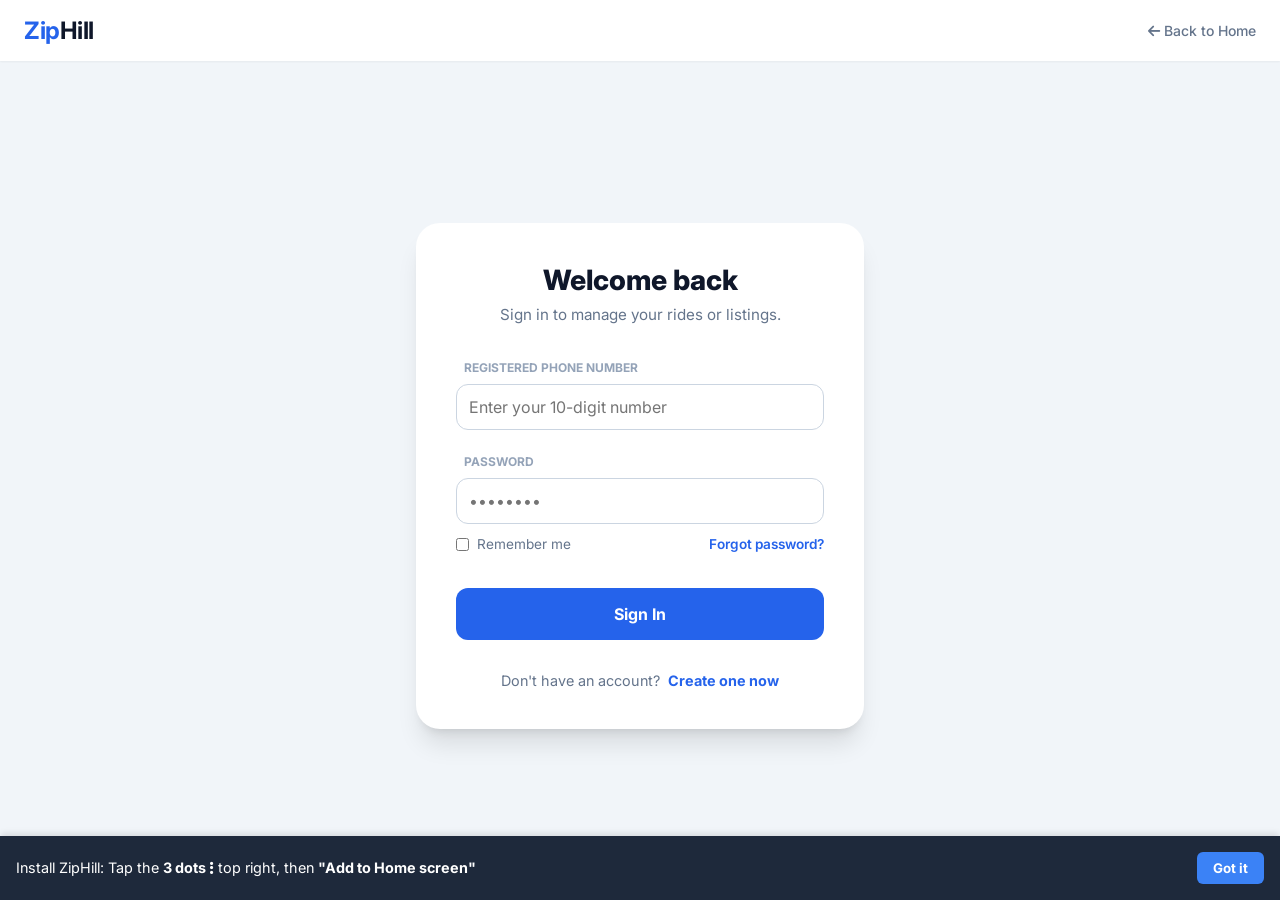
<file: add-full-car.html>
<!DOCTYPE html>
<html lang="en">
<head>
    <meta charset="UTF-8">
    <meta name="viewport" content="width=device-width, initial-scale=1.0">
    <title>Private Booking Setup - PahadiRide</title>
    <link rel="stylesheet" href="style.css">
    <link href="https://cdnjs.cloudflare.com/ajax/libs/font-awesome/6.0.0/css/all.min.css" rel="stylesheet">
</head>
<body class="bg-gray">

    <nav class="navbar">
        <div class="nav-container">
            <a href="dashboard.html" class="logo" style="text-decoration:none;"><i class="fa-solid fa-arrow-left"></i> Back</a>
            <span style="font-weight: bold; color: white;">Setup Private Trip</span>
        </div>
    </nav>

    <main class="dashboard-container" style="margin-top: 20px;">
        <div class="dashboard-card">
            <div class="card-header" style="background: #0f172a; color: white; border-radius: 12px 12px 0 0; padding: 15px;">
                <h3 style="margin:0;"><i class="fa-solid fa-shield-car"></i> List for Full Vehicle</h3>
            </div>
            <div class="card-body">
                <div style="margin-bottom: 20px; padding: 10px; border-bottom: 1px solid #e2e8f0;">
                    <p style="font-size: 0.8rem; color: #64748b; margin: 0;">Listing as Driver:</p>
                    <strong id="fc-driver-name" style="font-size: 1.1rem; color: #1e293b;">Fetching name...</strong>
                </div>

                <form id="full-car-form" onsubmit="saveFullCar(event)">
                    <div class="input-group">
                        <label>Vehicle Model (e.g. Scorpio, Dzire)</label>
                        <input type="text" id="fc-vehicle-name" placeholder="Enter car model" required>
                    </div>
                    
                    <div class="input-group">
    <label>RC Number (e.g. UK09TA1518)</label>
    <input type="text" id="fc-rc" 
           placeholder="UK09TA1518" 
           style="text-transform: uppercase;" 
           maxlength="10" 
           required>
</div>
                    <div class="input-group" style="background: #f1f5f9; padding: 10px; border-radius: 8px;">
                        <label style="color: #0369a1;"><i class="fa-solid fa-map-location-dot"></i> Service Route</label>
                        <input type="text" value="Anywhere to Anywhere (Uttarakhand)" disabled style="background: #e2e8f0; border: none; font-weight: bold; color: #1e293b; width: 100%; padding: 8px; border-radius: 4px;">
                    </div>

                    <div class="input-group">
                        <label>Price (₹) - Enter 0 for Negotiable</label>
                        <input type="number" id="fc-price" value="0">
                    </div>

                    <button type="submit" class="proceed-btn" id="fc-save-btn" style="background: #10b981; margin-top: 10px; width: 100%; padding: 15px; border: none; border-radius: 8px; color: white; font-weight: bold; cursor: pointer;">
                        <i class="fa-solid fa-check-double"></i> Make Available for Private Trips
                    </button>
                </form>
            </div>
        </div>
    </main>

    <script>
        const databaseURL = "https://script.google.com/macros/s/AKfycbzyPaN76nwkLSi6J7voX32iItepO9fUA1AzFQs5WImyxwnQqGPZXlI23WLp5lUXX0I/exec";
        const phone = localStorage.getItem('pahadiRideUser');
        const pass = localStorage.getItem('pahadiRidePass');

        // 1. Fetch the driver's name on page load
        document.addEventListener('DOMContentLoaded', async () => {
            if (!phone || !pass) {
                window.location.href = "signin.html";
                return;
            }

            try {
                const res = await fetch(`${databaseURL}?phone=${phone}&password=${pass}`);
                const data = await res.json();
                if (data.found) {
                    document.getElementById('fc-driver-name').innerText = data.name;
                } else {
                    document.getElementById('fc-driver-name').innerText = "Unknown Driver";
                }
            } catch (err) {
                document.getElementById('fc-driver-name').innerText = "Error loading name";
            }
        });

        // 2. Save function using the fetched name
        async function saveFullCar(event) {
            event.preventDefault();
            const btn = document.getElementById('fc-save-btn');
            btn.innerHTML = '<i class="fa-solid fa-spinner fa-spin"></i> Processing...';
            btn.disabled = true;

            const tripData = {
                action: "updateTrip",
                phone: phone,
                password: pass,
                name: document.getElementById('fc-driver-name').innerText, // Uses fetched name
                vehicle: document.getElementById('fc-vehicle-name').value,
                rc_number: document.getElementById('fc-rc').value,
                from: "Anywhere",   
                to: "Anywhere",     
                time: "Flexible",
                seats: "Full Car",
                price: document.getElementById('fc-price').value || "0",
                trip_type: "Full Vehicle" 
            };

            try {
                await fetch(databaseURL, { method: 'POST', mode: 'no-cors', body: JSON.stringify(tripData) });
                alert("Success! Your car is now available for private bookings from anywhere in Uttarakhand.");
                window.location.href = 'dashboard.html';
            } catch (err) {
                alert("Connection error. Check your internet.");
                btn.disabled = false;
                btn.innerHTML = "Make Available for Private Trips";
            }
        }
    </script>
</body>
</html>
</file>
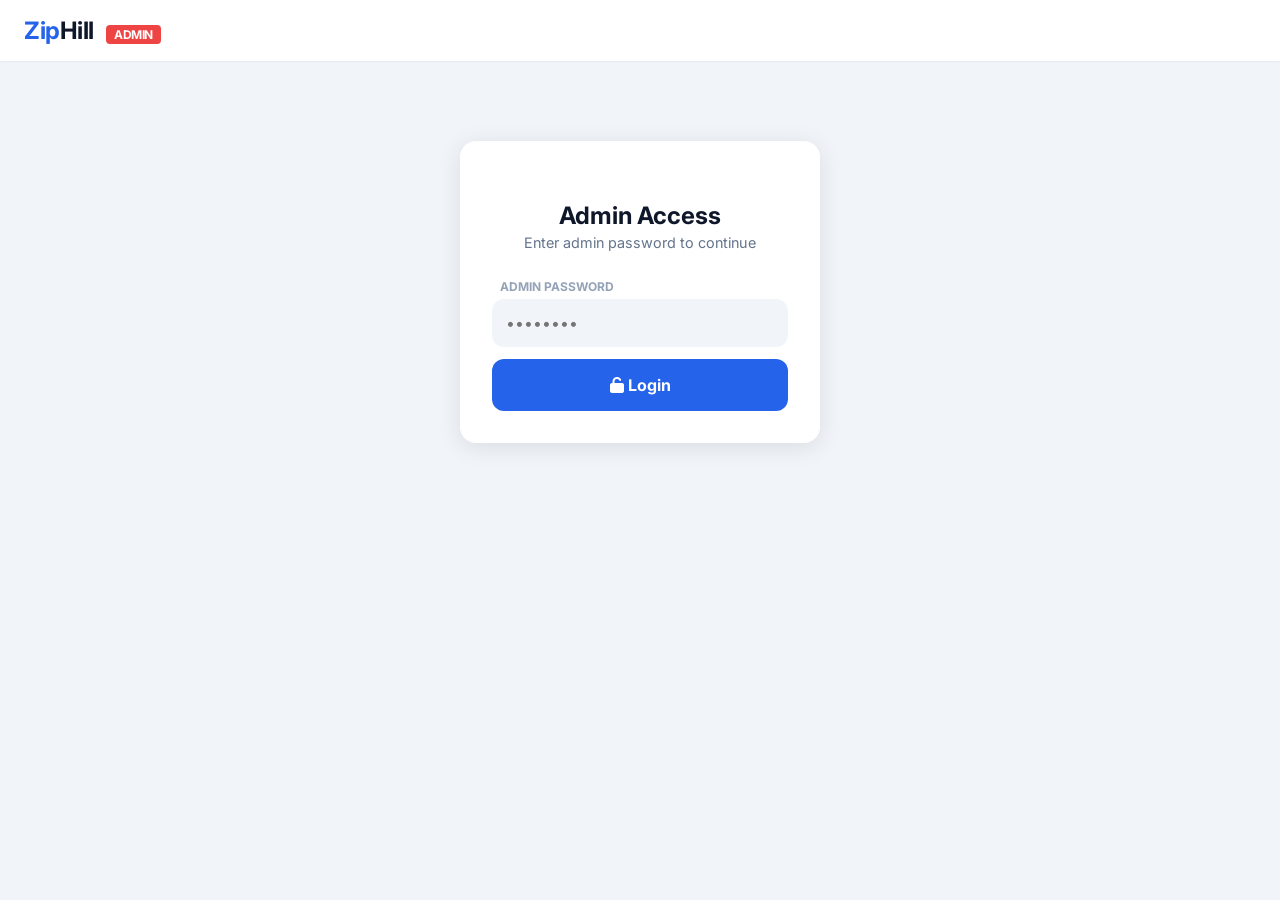
<file: admin.html>
<!DOCTYPE html>
<html lang="en">
<head>
    <meta charset="UTF-8">
    <meta name="viewport" content="width=device-width, initial-scale=1.0">
    <title>Admin Panel | ZipHill</title>
    <link rel="stylesheet" href="style.css">
    <link href="https://cdnjs.cloudflare.com/ajax/libs/font-awesome/6.0.0/css/all.min.css" rel="stylesheet">
    <style>
        .stat-card   { background:white; border-radius:12px; padding:20px; text-align:center; box-shadow:0 1px 3px rgba(0,0,0,0.08); }
        .stat-num    { font-size:2.5rem; font-weight:800; }
        .stat-label  { font-size:0.85rem; color:#64748b; margin-top:4px; }
        .driver-row  { background:white; border-radius:10px; padding:14px 16px; margin-bottom:10px; display:flex; align-items:flex-start; justify-content:space-between; gap:12px; box-shadow:0 1px 3px rgba(0,0,0,0.06); flex-wrap:wrap; }
        .driver-row.pending-row { border-left:4px solid #f59e0b; background:#fffbeb; }
        .driver-row-info    { flex:1; min-width:180px; }
        .driver-row-actions { display:flex; gap:8px; flex-wrap:wrap; align-items:center; }
        .btn-verify   { padding:7px 14px; background:#dbeafe; color:#2563eb; border:none; border-radius:6px; cursor:pointer; font-size:0.82rem; font-weight:600; }
        .btn-unverify { padding:7px 14px; background:#fef9c3; color:#ca8a04; border:none; border-radius:6px; cursor:pointer; font-size:0.82rem; font-weight:600; }
        .btn-delete   { padding:7px 14px; background:#fee2e2; color:#ef4444; border:none; border-radius:6px; cursor:pointer; font-size:0.82rem; font-weight:600; }
        .btn-wa       { padding:7px 14px; background:#dcfce7; color:#16a34a; border:none; border-radius:6px; cursor:pointer; font-size:0.82rem; font-weight:600; text-decoration:none; display:inline-flex; align-items:center; gap:4px; }
        .badge-v      { background:#dcfce7; color:#16a34a; font-size:0.7rem; padding:2px 8px; border-radius:999px; font-weight:600; }
        .badge-p      { background:#fef3c7; color:#92400e; font-size:0.7rem; padding:2px 8px; border-radius:999px; font-weight:600; }
        .badge-uv     { background:#f1f5f9; color:#64748b;  font-size:0.7rem; padding:2px 8px; border-radius:999px; font-weight:600; }
        #login-screen { max-width:360px; margin:80px auto; background:white; border-radius:16px; padding:2rem; box-shadow:0 4px 24px rgba(0,0,0,0.1); }
        .search-bar   { width:100%; padding:10px 14px; border:2px solid #e2e8f0; border-radius:8px; font-size:0.95rem; margin-bottom:16px; outline:none; }
        .search-bar:focus { border-color:#2563eb; }
        .section-title { font-size:1rem; font-weight:700; display:flex; align-items:center; gap:8px; margin:0 0 12px 0; }
        .pending-section { background:#fffbeb; border:1.5px solid #f59e0b; border-radius:12px; padding:16px; margin-bottom:24px; }
        .empty-state { text-align:center; padding:2rem; color:#94a3b8; font-size:0.9rem; }
    </style>
</head>
<body class="bg-gray">

    <nav class="navbar">
        <div class="logo">
            <a href="index.html" style="text-decoration:none;color:inherit;">Zip<span>Hill</span></a>
            <span style="font-size:0.75rem;background:#ef4444;color:white;padding:2px 8px;border-radius:4px;margin-left:8px;">ADMIN</span>
        </div>
        <div class="nav-links">
            <button class="sign-in-btn" onclick="adminLogout()" id="logout-btn" style="display:none;">
                <i class="fa-solid fa-right-from-bracket"></i> Logout
            </button>
        </div>
    </nav>

    <!-- LOGIN -->
    <div id="login-screen">
        <div style="text-align:center;margin-bottom:1.5rem;">
            <i class="fa-solid fa-shield-halved" style="font-size:2.5rem;color:#2563eb;"></i>
            <h2 style="margin:0.5rem 0 0.25rem 0;">Admin Access</h2>
            <p style="color:#64748b;font-size:0.9rem;">Enter admin password to continue</p>
        </div>
        <div class="input-group">
            <label>Admin Password</label>
            <input type="password" id="admin-pass-input" placeholder="••••••••"
                   onkeydown="if(event.key==='Enter') checkAdminLogin()">
        </div>
        <p id="admin-error" style="color:#ef4444;font-size:0.85rem;display:none;margin-top:8px;">
            <i class="fa-solid fa-circle-exclamation"></i> Incorrect password.
        </p>
        <button onclick="checkAdminLogin()" class="proceed-btn" style="width:100%;margin-top:12px;">
            <i class="fa-solid fa-unlock"></i> Login
        </button>
    </div>

    <!-- ADMIN PANEL -->
    <main id="admin-panel" style="display:none;" class="dashboard-container">

        <!-- Stats -->
        <div style="display:grid;grid-template-columns:repeat(auto-fill,minmax(130px,1fr));gap:12px;margin-bottom:24px;">
            <div class="stat-card"><div class="stat-num" id="stat-total"   style="color:#2563eb;">-</div><div class="stat-label">Total Drivers</div></div>
            <div class="stat-card"><div class="stat-num" id="stat-pending" style="color:#f59e0b;">-</div><div class="stat-label">Pending Review</div></div>
            <div class="stat-card"><div class="stat-num" id="stat-verified" style="color:#10b981;">-</div><div class="stat-label">Verified</div></div>
            <div class="stat-card"><div class="stat-num" id="stat-online"  style="color:#8b5cf6;">-</div><div class="stat-label">Online Now</div></div>
        </div>

        <!-- ✅ PENDING DRIVERS (top priority section) -->
        <div class="pending-section" id="pending-section" style="display:none;">
            <div class="section-title" style="color:#92400e;">
                <i class="fa-solid fa-clock" style="color:#f59e0b;"></i>
                Pending Verification
                <span id="pending-count" style="background:#f59e0b;color:white;font-size:0.7rem;padding:2px 8px;border-radius:999px;"></span>
            </div>
            <p style="font-size:0.82rem;color:#78350f;margin:0 0 12px 0;">These drivers have registered but are waiting for RC verification. Review and verify to make them live.</p>
            <div id="pending-list"></div>
        </div>

        <!-- Tab Switcher -->
        <div style="display:flex;gap:8px;margin-bottom:1rem;">
            <button id="tab-drivers" onclick="switchTab('drivers')" style="flex:1;padding:10px;border:none;border-radius:8px;font-weight:700;cursor:pointer;background:#2563eb;color:white;">
                <i class="fa-solid fa-car"></i> Taxi Drivers
            </button>
            <button id="tab-rentals" onclick="switchTab('rentals')" style="flex:1;padding:10px;border:none;border-radius:8px;font-weight:700;cursor:pointer;background:#f1f5f9;color:#64748b;">
                <i class="fa-solid fa-motorcycle"></i> Rental Owners
            </button>
        </div>

        <!-- All Drivers -->
        <div style="display:flex;justify-content:space-between;align-items:center;margin-bottom:12px;">
            <h3 style="margin:0;font-size:1.1rem;"><i class="fa-solid fa-users" style="color:#2563eb;"></i> All Drivers</h3>
            <button onclick="loadAllDrivers()" style="background:#f1f5f9;border:1px solid #e2e8f0;padding:6px 12px;border-radius:6px;cursor:pointer;font-size:0.85rem;">
                <i class="fa-solid fa-rotate"></i> Refresh
            </button>
        </div>
        <input type="text" class="search-bar" id="driver-search" placeholder="🔍  Search by name, phone, or vehicle..." oninput="renderAllDrivers()">
        <div id="drivers-list"></div>

        <!-- Rental Owners Section -->
        <div id="rentals-section" style="display:none;">
            <input type="text" class="search-bar" id="rental-search" placeholder="🔍 Search rental owners..." oninput="renderRentals()" style="width:100%;padding:12px;border:1px solid #e2e8f0;border-radius:8px;margin-bottom:1rem;box-sizing:border-box;">
            <div id="rentals-list"><p style="text-align:center;color:#64748b;">Loading...</p></div>
        </div>

    </main>

    <script>
        // ⚠️ Change this password before deploying!
        const ADMIN_PASSWORD = "pahadi@admin2026";
        const databaseURL    = "https://script.google.com/macros/s/AKfycbw30qgkPH8ljRmoCpB1XV6zIaiD5PcKsU1HFt1KWEkZ4KM2pVCEMlJbW9g4kYjIo_c/exec";
        let allDrivers = [];

        function checkAdminLogin() {
            if (document.getElementById('admin-pass-input').value === ADMIN_PASSWORD) {
                sessionStorage.setItem('pahadiAdmin', '1');
                document.getElementById('login-screen').style.display = 'none';
                document.getElementById('admin-panel').style.display  = 'block';
                document.getElementById('logout-btn').style.display   = 'flex';
                loadAllDrivers();
            } else {
                document.getElementById('admin-error').style.display = 'block';
            }
        }

        function adminLogout() { sessionStorage.removeItem('pahadiAdmin'); location.reload(); }

        if (sessionStorage.getItem('pahadiAdmin') === '1') {
            document.getElementById('login-screen').style.display = 'none';
            document.getElementById('admin-panel').style.display  = 'block';
            document.getElementById('logout-btn').style.display   = 'flex';
            loadAllDrivers();
        }

        async function loadAllDrivers() {
            document.getElementById('drivers-list').innerHTML  = '<p class="empty-state"><i class="fa-solid fa-spinner fa-spin"></i> Loading...</p>';
            document.getElementById('pending-list').innerHTML  = '<p class="empty-state"><i class="fa-solid fa-spinner fa-spin"></i> Loading...</p>';
            try {
                const res  = await fetch(databaseURL + "?action=getDrivers&showAll=true");
                allDrivers = await res.json();
                updateStats();
                renderPendingDrivers();
                renderAllDrivers();
            } catch (err) {
                document.getElementById('drivers-list').innerHTML = '<p style="text-align:center;color:red;padding:2rem;">Failed to load. Check database connection.</p>';
            }
        }

        function updateStats() {
            const pending  = allDrivers.filter(d => !d.verified || d.verified === false || d.verified === "PENDING");
            const verified = allDrivers.filter(d => d.verified === true);
            const online   = allDrivers.filter(d => d.status !== 'offline');
            // Deduplicate by phone for total count
            const unique   = [...new Set(allDrivers.map(d => d.phone))];
            document.getElementById('stat-total').textContent    = unique.length;
            document.getElementById('stat-pending').textContent  = [...new Set(pending.map(d=>d.phone))].length;
            document.getElementById('stat-verified').textContent = [...new Set(verified.map(d=>d.phone))].length;
            document.getElementById('stat-online').textContent   = [...new Set(online.map(d=>d.phone))].length;
        }

        function renderPendingDrivers() {
            const pendingDrivers = allDrivers.filter(d => !d.verified || d.verified === false);
            // Deduplicate by phone
            const seen = new Set();
            const unique = pendingDrivers.filter(d => { if (seen.has(d.phone)) return false; seen.add(d.phone); return true; });

            const section = document.getElementById('pending-section');
            const list    = document.getElementById('pending-list');
            const count   = document.getElementById('pending-count');

            if (unique.length === 0) {
                section.style.display = 'none';
                return;
            }
            section.style.display = 'block';
            count.textContent     = unique.length + ' waiting';

            list.innerHTML = unique.map(driver => `
                <div class="driver-row pending-row">
                    <div class="driver-row-info">
                        <div style="display:flex;align-items:center;gap:8px;margin-bottom:4px;">
                            <strong>${driver.name || 'Unknown'}</strong>
                            <span class="badge-p"><i class="fa-solid fa-clock"></i> Pending</span>
                        </div>
                        <div style="font-size:0.82rem;color:#64748b;">
                            <i class="fa-solid fa-phone" style="width:14px;"></i> +91 ${driver.phone || '—'}
                            &nbsp;·&nbsp;
                            <i class="fa-solid fa-car" style="width:14px;"></i> ${driver.vehicle || '—'}
                        </div>
                        <div style="font-size:0.78rem;color:#94a3b8;margin-top:2px;">RC: ${driver.rc_number || '—'}</div>
                    </div>
                    <div class="driver-row-actions">
                        <a class="btn-wa" href="https://wa.me/91${driver.phone}?text=Hi ${encodeURIComponent(driver.name||'')}, please send your RC document photo for verification on ZipHill." target="_blank">
                            <i class="fa-brands fa-whatsapp"></i> Request RC
                        </a>
                        <button class="btn-verify" onclick="setVerified('${driver.phone}', true)">
                            <i class="fa-solid fa-check"></i> Verify & Go Live
                        </button>
                        <button class="btn-delete" onclick="deleteDriver('${driver.phone}','${(driver.name||'').replace(/'/g,'')}')">
                            <i class="fa-solid fa-trash"></i>
                        </button>
                    </div>
                </div>
            `).join('');
        }

        function renderAllDrivers() {
            const query = document.getElementById('driver-search').value.toLowerCase();

            // Filter by search query
            const filtered = allDrivers.filter(d =>
                (d.name    || '').toLowerCase().includes(query) ||
                (d.phone   || '').includes(query) ||
                (d.vehicle || '').toLowerCase().includes(query) ||
                (d.rc_number || '').toLowerCase().includes(query)
            );

            if (filtered.length === 0) {
                document.getElementById('drivers-list').innerHTML = '<p class="empty-state">No drivers match your search.</p>';
                return;
            }

            // Group all vehicles by phone
            const grouped = {};
            filtered.forEach(d => {
                if (!grouped[d.phone]) grouped[d.phone] = [];
                grouped[d.phone].push(d);
            });

            document.getElementById('drivers-list').innerHTML = Object.values(grouped).map(vehicles => {
                const driver     = vehicles[0]; // use first row for driver info
                const isOnline   = driver.status !== 'offline';

                return `
                <div class="driver-row" style="flex-direction:column;align-items:stretch;">
                    <!-- Driver header -->
                    <div style="display:flex;justify-content:space-between;align-items:center;flex-wrap:wrap;gap:8px;margin-bottom:8px;">
                        <div style="display:flex;align-items:center;gap:8px;flex-wrap:wrap;">
                            <strong style="font-size:1rem;">${driver.name || 'Unknown'}</strong>
                            ${isOnline
                                ? '<span style="background:#dcfce7;color:#16a34a;font-size:0.7rem;padding:2px 8px;border-radius:999px;">Online</span>'
                                : '<span style="background:#f1f5f9;color:#94a3b8;font-size:0.7rem;padding:2px 8px;border-radius:999px;">Offline</span>'}
                        </div>
                        <div style="font-size:0.82rem;color:#64748b;">
                            <i class="fa-solid fa-phone" style="width:14px;"></i> +91 ${driver.phone || '—'}
                        </div>
                        <button class="btn-delete" style="margin-left:auto;" onclick="deleteDriver('${driver.phone}','${(driver.name||'').replace(/'/g,'')}')">
                            <i class="fa-solid fa-trash"></i> Remove Driver
                        </button>
                    </div>

                    <!-- Each vehicle as a sub-row -->
                    ${vehicles.map(v => {
                        const isPending  = !v.verified || v.verified === false;
                        const isVerified = v.verified === true;
                        return `
                        <div style="background:${isPending ? '#fffbeb' : '#f0fdf4'};border:1px solid ${isPending ? '#fcd34d' : '#86efac'};border-radius:8px;padding:10px;margin-bottom:6px;display:flex;justify-content:space-between;align-items:center;flex-wrap:wrap;gap:8px;">
                            <div>
                                <div style="display:flex;align-items:center;gap:6px;flex-wrap:wrap;margin-bottom:4px;">
                                    <i class="fa-solid fa-car" style="color:#2563eb;"></i>
                                    <strong style="font-size:0.9rem;">${v.vehicle || '—'}</strong>
                                    ${isVerified ? '<span class="badge-v"><i class="fa-solid fa-circle-check"></i> Verified</span>' : '<span class="badge-p"><i class="fa-solid fa-clock"></i> Pending</span>'}
                                </div>
                                <div style="font-size:0.78rem;color:#64748b;">
                                    RC: ${v.rc_number || '—'} &nbsp;·&nbsp; Route: ${v.from || '—'} → ${v.to || '—'} &nbsp;·&nbsp; ${v.trip_type || '—'}
                                </div>
                            </div>
                            <div style="display:flex;gap:6px;">
                                ${isVerified
                                    ? `<button class="btn-unverify" onclick="setVerifiedRC('${v.phone}','${v.rc_number}',false)"><i class="fa-solid fa-xmark"></i> Unverify</button>`
                                    : `<button class="btn-verify" onclick="setVerifiedRC('${v.phone}','${v.rc_number}',true)"><i class="fa-solid fa-check"></i> Verify</button>`}
                            </div>
                        </div>`;
                    }).join('')}
                </div>`;
            }).join('');
        }

        async function setVerifiedRC(phone, rc_number, isVerified) {
            try {
                await fetch(databaseURL, { method:'POST', mode:'no-cors', body: JSON.stringify({
                    action: "setVerifiedRC", phone, rc_number, verified: isVerified
                })});
                allDrivers.forEach(d => { if (d.phone === phone && d.rc_number === rc_number) d.verified = isVerified; });
                renderStats();
                renderAllDrivers();
                if (isVerified) alert(`✅ Vehicle ${rc_number} verified and is now LIVE!`);
                else alert(`Vehicle ${rc_number} unverified.`);
            } catch(e) { alert('Error. Try again.'); }
        }

        async function setVerified(phone, isVerified) {
            try {
                await fetch(databaseURL, { method:'POST', mode:'no-cors', body: JSON.stringify({
                    action: "setVerified", phone, verified: isVerified
                })});
                // Update locally
                allDrivers.forEach(d => { if (d.phone === phone) d.verified = isVerified; });
                updateStats();
                renderPendingDrivers();
                renderAllDrivers();
                if (isVerified) alert(`✅ Driver verified and is now LIVE on the app!`);
            } catch (err) { alert("Failed to update. Check connection."); }
        }

        async function deleteDriver(phone, name) {
            if (!confirm(`Permanently remove driver "${name}" (+91 ${phone})?\n\nThis cannot be undone.`)) return;
            try {
                await fetch(databaseURL, { method:'POST', mode:'no-cors', body: JSON.stringify({ action:"deleteDriver", phone })});
                allDrivers = allDrivers.filter(d => d.phone !== phone);
                updateStats();
                renderPendingDrivers();
                renderAllDrivers();
            } catch (err) { alert("Failed to delete. Check connection."); }
        }

        // ── RENTAL SECTION ─────────────────────────────────────────
        let allRentals = [];

        function switchTab(tab) {
            if (tab === 'drivers') {
                document.getElementById('tab-drivers').style.background = '#2563eb';
                document.getElementById('tab-drivers').style.color = 'white';
                document.getElementById('tab-rentals').style.background = '#f1f5f9';
                document.getElementById('tab-rentals').style.color = '#64748b';
                document.getElementById('drivers-list').style.display = 'block';
                document.getElementById('rentals-section').style.display = 'none';
                document.getElementById('driver-search').style.display = 'block';
            } else {
                document.getElementById('tab-rentals').style.background = '#f59e0b';
                document.getElementById('tab-rentals').style.color = 'white';
                document.getElementById('tab-drivers').style.background = '#f1f5f9';
                document.getElementById('tab-drivers').style.color = '#64748b';
                document.getElementById('drivers-list').style.display = 'none';
                document.getElementById('rentals-section').style.display = 'block';
                document.getElementById('driver-search').style.display = 'none';
                if (allRentals.length === 0) loadRentals();
            }
        }

        async function loadRentals() {
            document.getElementById('rentals-list').innerHTML = '<p style="text-align:center;color:#64748b;"><i class="fa-solid fa-spinner fa-spin"></i> Loading...</p>';
            try {
                const res = await fetch(databaseURL + "?action=getRentals&showAll=true");
                allRentals = await res.json();
                renderRentals();
            } catch(e) {
                document.getElementById('rentals-list').innerHTML = '<p style="text-align:center;color:red;">Failed to load rentals.</p>';
            }
        }

        function renderRentals() {
            const query = (document.getElementById('rental-search').value || '').toLowerCase();
            const filtered = allRentals.filter(r =>
                (r.name||'').toLowerCase().includes(query) ||
                (r.phone||'').includes(query) ||
                (r.model||'').toLowerCase().includes(query) ||
                (r.location||'').toLowerCase().includes(query)
            );
            if (filtered.length === 0) {
                document.getElementById('rentals-list').innerHTML = '<p style="text-align:center;color:#64748b;padding:2rem;">No rental owners found.</p>';
                return;
            }
            // Group by phone
            const grouped = {};
            filtered.forEach(r => { if (!grouped[r.phone]) grouped[r.phone] = []; grouped[r.phone].push(r); });

            document.getElementById('rentals-list').innerHTML = Object.values(grouped).map(vehicles => {
                const r = vehicles[0];
                return `<div style="background:white;border-radius:12px;padding:1rem;margin-bottom:1rem;box-shadow:0 2px 8px rgba(0,0,0,0.06);border-left:4px solid #f59e0b;">
                    <div style="display:flex;justify-content:space-between;align-items:center;flex-wrap:wrap;gap:8px;margin-bottom:8px;">
                        <div>
                            <strong style="font-size:1rem;">${r.name||'Unknown'}</strong>
                            <span style="background:${r.status==='offline'?'#f1f5f9':'#dcfce7'};color:${r.status==='offline'?'#94a3b8':'#16a34a'};font-size:0.7rem;padding:2px 8px;border-radius:999px;margin-left:6px;">${r.status==='offline'?'Offline':'Online'}</span>
                        </div>
                        <div style="font-size:0.82rem;color:#64748b;"><i class="fa-solid fa-phone" style="width:14px;"></i> +91 ${r.phone}</div>
                        <button onclick="deleteRental('${r.phone}','${(r.name||'').replace(/'/g,'')}')" style="background:#fee2e2;color:#ef4444;border:none;padding:6px 12px;border-radius:6px;font-size:0.8rem;cursor:pointer;">
                            <i class="fa-solid fa-trash"></i> Remove
                        </button>
                    </div>
                    ${vehicles.map(v => `
                    <div style="background:${v.verified?'#f0fdf4':'#fffbeb'};border:1px solid ${v.verified?'#86efac':'#fcd34d'};border-radius:8px;padding:10px;margin-bottom:6px;display:flex;justify-content:space-between;align-items:center;flex-wrap:wrap;gap:8px;">
                        <div>
                            <div style="font-weight:600;font-size:0.9rem;">${v.vehicle_type} — ${v.model} ${v.verified?'<span style="background:#dcfce7;color:#16a34a;font-size:0.7rem;padding:2px 8px;border-radius:999px;">✅ Verified</span>':'<span style="background:#fef3c7;color:#92400e;font-size:0.7rem;padding:2px 8px;border-radius:999px;">🕐 Pending</span>'}</div>
                            <div style="font-size:0.78rem;color:#64748b;">RC: ${v.rc_number} · ${v.location} · ₹${v.price_hour}/hr · ₹${v.price_day}/day</div>
                        </div>
                        <div style="display:flex;gap:6px;">
                            <a href="https://wa.me/91${v.phone}?text=Hi ${encodeURIComponent(v.name)}, please send RC and owner ID for verification on ZipHill." target="_blank"
                               style="background:#25d366;color:white;border:none;padding:6px 10px;border-radius:6px;font-size:0.8rem;cursor:pointer;text-decoration:none;display:flex;align-items:center;gap:4px;">
                               <i class="fa-brands fa-whatsapp"></i> Request Docs
                            </a>
                            ${v.verified
                                ? `<button onclick="setRentalVerified('${v.phone}','${v.rc_number}',false)" style="background:#fef3c7;color:#92400e;border:1px solid #fcd34d;padding:6px 10px;border-radius:6px;font-size:0.8rem;cursor:pointer;">✕ Unverify</button>`
                                : `<button onclick="setRentalVerified('${v.phone}','${v.rc_number}',true)" style="background:#dcfce7;color:#16a34a;border:1px solid #86efac;padding:6px 10px;border-radius:6px;font-size:0.8rem;cursor:pointer;">✓ Verify</button>`}
                        </div>
                    </div>`).join('')}
                </div>`;
            }).join('');
        }

        async function setRentalVerified(phone, rc, val) {
            try {
                await fetch(databaseURL, { method:'POST', mode:'no-cors', body: JSON.stringify({ action:'rentalSetVerified', phone, rc_number:rc, verified:val })});
                allRentals.forEach(r => { if (r.phone===phone && r.rc_number===rc) r.verified = val; });
                renderRentals();
                alert(val ? '✅ Rental vehicle verified!' : 'Vehicle unverified.');
            } catch(e) { alert('Error.'); }
        }

        async function deleteRental(phone, name) {
            if (!confirm('Remove all listings for ' + name + '?')) return;
            try {
                await fetch(databaseURL, { method:'POST', mode:'no-cors', body: JSON.stringify({ action:'rentalDelete', phone })});
                allRentals = allRentals.filter(r => r.phone !== phone);
                renderRentals();
                alert('Removed.');
            } catch(e) { alert('Error.'); }
        }
    </script>
</body>
</html>
</file>
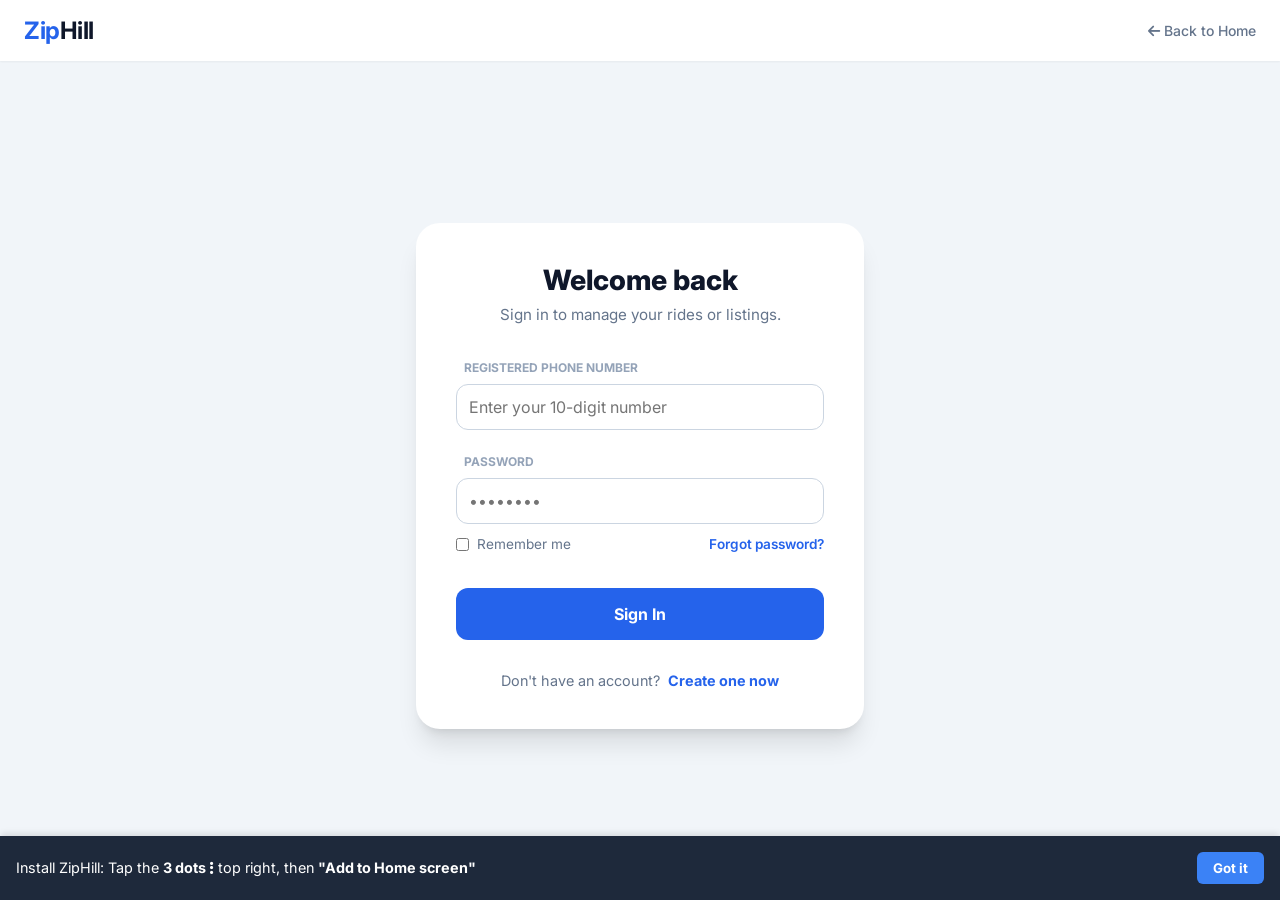
<file: dashboard.html>
<!DOCTYPE html>
<html lang="en">
<head>
    <meta charset="UTF-8">
    <meta name="viewport" content="width=device-width, initial-scale=1.0">
    <title>ZipHill | Fleet Manager</title>
    <link rel="manifest" href="manifest.json">
    <meta name="theme-color" content="#2563eb">
    <meta name="apple-mobile-web-app-capable" content="yes">
    <meta name="apple-mobile-web-app-title" content="ZipHill">
    <link rel="apple-touch-icon" href="icon-192.png">
    <link rel="stylesheet" href="style.css">
    <link href="https://cdnjs.cloudflare.com/ajax/libs/font-awesome/6.0.0/css/all.min.css" rel="stylesheet">
    <style>
        .dashboard-header { display:flex; flex-direction:column; gap:12px; margin-bottom:16px; padding:10px; }
        .driver-info-box  { display:flex; align-items:center; gap:15px; }
        .fleet-title      { margin:20px 0 10px 0; font-size:1.2rem; display:flex; align-items:center; gap:8px; }
        .quick-add-btn    { width:fit-content; padding:10px 20px; background:#10b981; border-radius:8px; font-weight:600; font-size:0.9rem; }

        /* Pending verification banner */
        .pending-banner { background:linear-gradient(135deg,#fffbeb,#fef3c7); border:1.5px solid #f59e0b; border-radius:14px; padding:1.2rem 1.4rem; margin-bottom:16px; }
        .pending-banner h4 { margin:0 0 0.4rem 0; color:#92400e; font-size:1rem; display:flex; align-items:center; gap:8px; }
        .pending-banner p  { margin:0 0 0.9rem 0; color:#78350f; font-size:0.85rem; line-height:1.5; }
        .pending-steps { display:flex; flex-direction:column; gap:6px; margin-bottom:0.9rem; }
        .pending-step  { display:flex; align-items:center; gap:8px; font-size:0.82rem; color:#78350f; }
        .pending-step i { width:18px; }

        /* Online/offline toggle */
        .status-bar   { display:flex; align-items:center; justify-content:space-between; background:white; border-radius:12px; padding:12px 16px; margin-bottom:16px; box-shadow:0 1px 3px rgba(0,0,0,0.08); }
        .status-label { font-size:0.9rem; font-weight:600; color:#1e293b; display:flex; align-items:center; gap:8px; }
        .status-dot   { width:10px; height:10px; border-radius:50%; display:inline-block; }
        .status-dot.online  { background:#10b981; box-shadow:0 0 0 3px rgba(16,185,129,0.2); }
        .status-dot.offline { background:#94a3b8; }
        .toggle-switch { position:relative; width:52px; height:28px; }
        .toggle-switch input { opacity:0; width:0; height:0; }
        .toggle-slider { position:absolute; cursor:pointer; inset:0; background:#cbd5e1; border-radius:34px; transition:0.3s; }
        .toggle-slider:before { position:absolute; content:""; height:20px; width:20px; left:4px; bottom:4px; background:white; border-radius:50%; transition:0.3s; }
        input:checked + .toggle-slider { background:#10b981; }
        input:checked + .toggle-slider:before { transform:translateX(24px); }
    </style>
</head>
<body class="bg-gray">

    <nav class="navbar dashboard-nav">
        <div class="logo"><a href="index.html" style="text-decoration:none;color:inherit;">Zip<span>Hill</span></a></div>
        <div class="nav-links">
            <button class="sign-in-btn" onclick="logout()"><i class="fa-solid fa-right-from-bracket"></i> Logout</button>
        </div>
    </nav>

    <main class="dashboard-container">

        <!-- Driver Info -->
        <div class="dashboard-header">
            <div class="driver-info-box">
                <div class="driver-avatar"><i class="fa-solid fa-user-tie"></i></div>
                <div>
                    <h2 id="driver-name-display" style="margin:0;font-size:1.6rem;">Loading...</h2>
                    <p id="driver-phone-display" style="margin:2px 0;color:#64748b;font-size:0.9rem;">+91 ...</p>
                </div>
            </div>
            <button onclick="openModal('add')" class="proceed-btn quick-add-btn">
                <i class="fa-solid fa-plus"></i> Add New Vehicle
            </button>
        </div>

        <!-- ✅ PENDING VERIFICATION BANNER (shown only when not verified) -->
        <div class="pending-banner" id="pending-banner" style="display:none;">
            <h4><i class="fa-solid fa-clock" style="color:#f59e0b;"></i> Account Pending Verification</h4>
            <p>Your listings are currently <strong>hidden from passengers</strong> until our team verifies your RC document. Complete the steps below to go live:</p>
            <div class="pending-steps">
                <div class="pending-step"><i class="fa-solid fa-circle-check" style="color:#10b981;"></i> Phone number verified ✓</div>
                <div class="pending-step"><i class="fa-solid fa-circle-xmark" style="color:#f59e0b;"></i> RC document pending admin review</div>
            </div>
            <button onclick="sendRCWhatsApp()" style="width:100%;background:#25d366;border:none;padding:0.75rem;border-radius:8px;color:white;font-weight:700;cursor:pointer;font-size:0.9rem;display:flex;align-items:center;justify-content:center;gap:8px;">
                <i class="fa-brands fa-whatsapp"></i> Send RC Photo to Admin for Verification
            </button>
        </div>

        <!-- Online/Offline Toggle (hidden when pending) -->
        <div class="status-bar" id="status-bar" style="display:none;">
            <div class="status-label">
                <span class="status-dot" id="status-dot"></span>
                Status: <span id="status-text" style="margin-left:4px;"></span>
            </div>
            <div style="display:flex;align-items:center;gap:10px;">
                <span style="font-size:0.8rem;color:#64748b;" id="toggle-hint"></span>
                <label class="toggle-switch">
                    <input type="checkbox" id="status-toggle" onchange="updateStatus(this.checked)">
                    <span class="toggle-slider"></span>
                </label>
            </div>
        </div>

        <h3 class="fleet-title">
            <i class="fa-solid fa-car-side" style="color:#2563eb;"></i> Your Active Fleet
        </h3>
        <div id="fleet-grid" style="display:grid;gap:15px;grid-template-columns:repeat(auto-fill,minmax(300px,1fr));"></div>

    </main>

    <!-- Vehicle Modal -->
    <div id="vehicle-modal" style="display:none;position:fixed;top:0;left:0;width:100%;height:100%;background:rgba(0,0,0,0.85);z-index:10000;padding:20px;overflow-y:auto;">
        <div class="dashboard-card" style="max-width:480px;margin:20px auto;background:white;border-radius:12px;overflow:hidden;">
            <div class="card-header" style="background:#2563eb;color:white;padding:15px;display:flex;justify-content:space-between;">
                <h3 id="modal-title" style="margin:0;">Vehicle Details</h3>
                <button onclick="closeModal()" style="background:none;border:none;color:white;font-size:1.5rem;">&times;</button>
            </div>
            <div class="card-body" style="padding:20px;">
                <form id="fleet-form" onsubmit="saveVehicle(event)">
                    <div class="form-row">
                        <div class="input-group"><label>Model</label><input type="text" id="v-model" required></div>
                        <div class="input-group"><label>RC Number</label><input type="text" id="v-rc" maxlength="10" required style="text-transform:uppercase;"></div>
                    </div>
                    <div class="input-group">
                        <label>Trip Category</label>
                        <select id="v-type" required onchange="adjustFields()">
                            <option value="Sharing">Seat Sharing only (per seat price)</option>
                            <option value="Full Vehicle">Full Car only (whole vehicle)</option>
                            <option value="Both">Both — Seat Sharing + Full Car ⭐</option>
                        </select>
                        <small style="color:#64748b;font-size:0.75rem;margin-top:4px;display:block;">
                            💡 Choose <strong>Both</strong> to appear in seat sharing search AND full car booking
                        </small>
                    </div>
                    <div class="form-row" id="route-row">
                        <div class="input-group">
                            <label>From</label>
                            <select id="v-from">
                                    <option value="Almora">Almora</option>
                                    <option value="Augustmuni">Augustmuni</option>
                                    <option value="Badrinath">Badrinath</option>
                                    <option value="Bageshwar">Bageshwar</option>
                                    <option value="Barkot">Barkot</option>
                                    <option value="Bhimtal">Bhimtal</option>
                                    <option value="Chamba">Chamba</option>
                                    <option value="Champawat">Champawat</option>
                                    <option value="Dehradun">Dehradun</option>
                                    <option value="Delhi (NCR)">Delhi (NCR)</option>
                                    <option value="Devprayag">Devprayag</option>
                                    <option value="Dharchula">Dharchula</option>
                                    <option value="Doiwala">Doiwala</option>
                                    <option value="Gangotri">Gangotri</option>
                                    <option value="Ghansali">Ghansali</option>
                                    <option value="Gopeshwar">Gopeshwar</option>
                                    <option value="Haldwani">Haldwani</option>
                                    <option value="Haridwar">Haridwar</option>
                                    <option value="Harsil">Harsil</option>
                                    <option value="Jaspur">Jaspur</option>
                                    <option value="Joshimath">Joshimath</option>
                                    <option value="Kaladhungi">Kaladhungi</option>
                                    <option value="Karnaprayag">Karnaprayag</option>
                                    <option value="Kashipur">Kashipur</option>
                                    <option value="Kedarnath">Kedarnath</option>
                                    <option value="Khatima">Khatima</option>
                                    <option value="Kotdwar">Kotdwar</option>
                                    <option value="Laksar">Laksar</option>
                                    <option value="Lansdowne">Lansdowne</option>
                                    <option value="Lohaghat">Lohaghat</option>
                                    <option value="Munsiyari">Munsiyari</option>
                                    <option value="Mussoorie">Mussoorie</option>
                                    <option value="Nainital">Nainital</option>
                                    <option value="Nandprayag">Nandprayag</option>
                                    <option value="Narendra Nagar">Narendra Nagar</option>
                                    <option value="New Tehri">New Tehri</option>
                                    <option value="Pauri">Pauri</option>
                                    <option value="Pithoragarh">Pithoragarh</option>
                                    <option value="Ramnagar">Ramnagar</option>
                                    <option value="Ranikhet">Ranikhet</option>
                                    <option value="Rishikesh">Rishikesh</option>
                                    <option value="Roorkee">Roorkee</option>
                                    <option value="Rudraprayag">Rudraprayag</option>
                                    <option value="Rudrapur">Rudrapur</option>
                                    <option value="Sitarganj">Sitarganj</option>
                                    <option value="Someshwar">Someshwar</option>
                                    <option value="Srinagar">Srinagar</option>
                                    <option value="Tanakpur">Tanakpur</option>
                                    <option value="Tehri Garhwal" selected>Tehri Garhwal</option>
                                    <option value="Ukhimath">Ukhimath</option>
                                    <option value="Uttarkashi">Uttarkashi</option>
                                    <option value="Vikasnagar">Vikasnagar</option>
                                </select>
                        </div>
                        <div class="input-group">
                            <label>To</label>
                            <select id="v-to">
                                    <option value="Almora">Almora</option>
                                    <option value="Augustmuni">Augustmuni</option>
                                    <option value="Badrinath">Badrinath</option>
                                    <option value="Bageshwar">Bageshwar</option>
                                    <option value="Barkot">Barkot</option>
                                    <option value="Bhimtal">Bhimtal</option>
                                    <option value="Chamba">Chamba</option>
                                    <option value="Champawat">Champawat</option>
                                    <option value="Dehradun" selected>Dehradun</option>
                                    <option value="Delhi (NCR)">Delhi (NCR)</option>
                                    <option value="Devprayag">Devprayag</option>
                                    <option value="Dharchula">Dharchula</option>
                                    <option value="Doiwala">Doiwala</option>
                                    <option value="Gangotri">Gangotri</option>
                                    <option value="Ghansali">Ghansali</option>
                                    <option value="Gopeshwar">Gopeshwar</option>
                                    <option value="Haldwani">Haldwani</option>
                                    <option value="Haridwar">Haridwar</option>
                                    <option value="Harsil">Harsil</option>
                                    <option value="Jaspur">Jaspur</option>
                                    <option value="Joshimath">Joshimath</option>
                                    <option value="Kaladhungi">Kaladhungi</option>
                                    <option value="Karnaprayag">Karnaprayag</option>
                                    <option value="Kashipur">Kashipur</option>
                                    <option value="Kedarnath">Kedarnath</option>
                                    <option value="Khatima">Khatima</option>
                                    <option value="Kotdwar">Kotdwar</option>
                                    <option value="Laksar">Laksar</option>
                                    <option value="Lansdowne">Lansdowne</option>
                                    <option value="Lohaghat">Lohaghat</option>
                                    <option value="Munsiyari">Munsiyari</option>
                                    <option value="Mussoorie">Mussoorie</option>
                                    <option value="Nainital">Nainital</option>
                                    <option value="Nandprayag">Nandprayag</option>
                                    <option value="Narendra Nagar">Narendra Nagar</option>
                                    <option value="New Tehri">New Tehri</option>
                                    <option value="Pauri">Pauri</option>
                                    <option value="Pithoragarh">Pithoragarh</option>
                                    <option value="Ramnagar">Ramnagar</option>
                                    <option value="Ranikhet">Ranikhet</option>
                                    <option value="Rishikesh">Rishikesh</option>
                                    <option value="Roorkee">Roorkee</option>
                                    <option value="Rudraprayag">Rudraprayag</option>
                                    <option value="Rudrapur">Rudrapur</option>
                                    <option value="Sitarganj">Sitarganj</option>
                                    <option value="Someshwar">Someshwar</option>
                                    <option value="Srinagar">Srinagar</option>
                                    <option value="Tanakpur">Tanakpur</option>
                                    <option value="Tehri Garhwal">Tehri Garhwal</option>
                                    <option value="Ukhimath">Ukhimath</option>
                                    <option value="Uttarkashi">Uttarkashi</option>
                                    <option value="Vikasnagar">Vikasnagar</option>
                                </select>
                        </div>
                    </div>
                    <div id="route-note" style="display:none;background:#eff6ff;border:1px solid #bfdbfe;border-radius:8px;padding:10px;font-size:0.85rem;color:#1d4ed8;margin-bottom:12px;">
                        <i class="fa-solid fa-circle-info"></i> Full car bookings are not route-specific — your vehicle will appear in the <strong>Full Car Booking</strong> page and <strong>Yatra</strong> page for all passengers.
                    </div>
                    <div class="form-row" id="price-row">
                        <div class="input-group"><label>Price (₹)</label><input type="number" id="v-price" placeholder="0 = Negotiable"></div>
                        <div class="input-group"><label>Seats Available</label><input type="number" id="v-seats" min="1" max="20"></div>
                    </div>
                    <div class="form-row">
                        <div class="input-group">
                            <label><i class="fa-regular fa-clock"></i> Departure Time</label>
                            <input type="time" id="v-departure">
                        </div>
                        <div class="input-group">
                            <label><i class="fa-regular fa-calendar"></i> Available Date</label>
                            <input type="date" id="v-available-date" id="v-available-date">
                        </div>
                    </div>
                    <div style="margin:-8px 0 12px 2px;">
                        <label style="display:flex;align-items:center;gap:6px;font-size:0.82rem;color:#64748b;cursor:pointer;">
                            <input type="checkbox" id="v-flexible" onchange="toggleFlexible(this)"> Runs daily / flexible dates
                        </label>
                    </div>
                    <div class="input-group">
                        <label><i class="fa-regular fa-image"></i> Your Photo URL <span style="font-weight:400;color:#94a3b8;">(optional)</span></label>
                        <input type="url" id="v-photo" placeholder="https://... paste a link to your photo">
                        <p style="font-size:0.75rem;color:#94a3b8;margin-top:4px;">Upload to Google Photos → Share → "Anyone with link" → paste URL here.</p>
                    </div>
                    <button type="submit" id="save-btn" class="proceed-btn" style="margin-top:10px;">Save Vehicle</button>
                </form>
            </div>
        </div>
    </div>

    <script>
        function logout() { localStorage.clear(); window.location.href = 'index.html'; }

        const databaseURL  = "https://script.google.com/macros/s/AKfycbw30qgkPH8ljRmoCpB1XV6zIaiD5PcKsU1HFt1KWEkZ4KM2pVCEMlJbW9g4kYjIo_c/exec";
        const phone        = localStorage.getItem('zipHillUser');
        const pass         = localStorage.getItem('zipHillPass');
        let myFleet        = [];
        let currentStatus  = "online";
        let isVerified     = false;

        document.addEventListener('DOMContentLoaded', loadDashboard);

        async function loadDashboard() {
            if (!phone || !pass) { window.location.href = 'signin.html'; return; }
            try {
                const res  = await fetch(`${databaseURL}?phone=${phone}&password=${pass}`);
                const data = await res.json();
                if (data.found) {
                    document.getElementById('driver-name-display').innerText  = data.name  || "Driver";
                    document.getElementById('driver-phone-display').innerText = "+91 " + phone;
                    myFleet       = data.fleet   || [];
                    currentStatus = data.status  || "online";
                    isVerified    = data.verified === true || data.verified === "TRUE";
                    renderVerificationState();
                    renderFleet();
                } else {
                    window.location.href = 'signin.html';
                }
            } catch (err) { console.error(err); }
        }

        function renderVerificationState() {
            const pendingBanner = document.getElementById('pending-banner');
            const statusBar     = document.getElementById('status-bar');
            if (isVerified) {
                pendingBanner.style.display = 'none';
                statusBar.style.display     = 'flex';
                renderStatus();
            } else {
                pendingBanner.style.display = 'block';
                statusBar.style.display     = 'none';
            }
        }

        function renderStatus() {
            const on  = currentStatus !== "offline";
            document.getElementById('status-dot').className  = 'status-dot ' + (on ? 'online' : 'offline');
            document.getElementById('status-text').innerText = on ? 'Online – Visible to passengers' : 'Offline – Hidden from search';
            document.getElementById('status-text').style.color = on ? '#10b981' : '#94a3b8';
            document.getElementById('status-toggle').checked = on;
            document.getElementById('toggle-hint').innerText = on ? 'You are visible' : 'Toggle to go online';
        }

        async function updateStatus(isOnline) {
            currentStatus = isOnline ? "online" : "offline";
            renderStatus();
            try {
                await fetch(databaseURL, { method:'POST', mode:'no-cors', body: JSON.stringify({
                    action: "updateStatus", phone, password: pass, status: currentStatus
                })});
            } catch (err) { console.error(err); }
        }

        // ✅ WhatsApp RC submission from dashboard
        function sendRCWhatsApp() {
            const name    = document.getElementById('driver-name-display').innerText;
            const vehicle = myFleet.length > 0 ? myFleet[0].vehicle : "—";
            const rc      = myFleet.length > 0 ? myFleet[0].rc_number : "—";
            const msg = encodeURIComponent(
                `🚗 RC Verification Request – ZipHill\n\nName: ${name}\nPhone: +91 ${phone}\nVehicle: ${vehicle}\nRC: ${rc}\n\nPlease verify my account. Attaching RC photo.`
            );
            // ⚠️ Replace with your WhatsApp number
            window.open(`https://wa.me/917983447349?text=${msg}`, '_blank');
        }

        function renderFleet() {
            const grid = document.getElementById('fleet-grid');
            if (myFleet.length === 0) {
                grid.innerHTML = `<div style="grid-column:1/-1;text-align:center;padding:2.5rem;background:white;border-radius:1rem;">
                    <i class="fa-solid fa-car" style="font-size:2.5rem;color:#cbd5e1;display:block;margin-bottom:1rem;"></i>
                    <p style="color:#64748b;">No vehicles listed yet.<br>Click <strong>Add New Vehicle</strong> to get started.</p>
                </div>`;
                return;
            }
            grid.innerHTML = myFleet.map((car, i) => {
                const verifiedTag = isVerified
                    ? '<span style="background:#dcfce7;color:#16a34a;font-size:0.7rem;padding:2px 8px;border-radius:999px;"><i class="fa-solid fa-circle-check"></i> Live</span>'
                    : '<span style="background:#fef3c7;color:#92400e;font-size:0.7rem;padding:2px 8px;border-radius:999px;"><i class="fa-solid fa-clock"></i> Pending</span>';
                return `
                <div class="dashboard-card" style="border-left:4px solid ${car.trip_type === 'Full Vehicle' ? '#ef4444' : car.trip_type === 'Both' ? '#7c3aed' : '#3b82f6'};padding:15px;">
                    <div style="display:flex;justify-content:space-between;align-items:flex-start;margin-bottom:6px;">
                        <div>
                            <h4 style="margin:0 0 2px 0;">${car.vehicle}</h4>
                            <p style="font-size:0.8rem;color:#64748b;margin:0;">${car.rc_number}</p>
                        </div>
                        <div style="display:flex;flex-direction:column;align-items:flex-end;gap:4px;">
                            <span style="font-size:0.7rem;background:#f1f5f9;padding:2px 8px;border-radius:4px;">${car.trip_type}</span>
                            ${verifiedTag}
                        </div>
                    </div>
                    <div style="font-size:0.82rem;color:#475569;margin-bottom:10px;">
                        <div>${car.from === 'Anywhere' ? 'All Uttarakhand' : car.from} → ${car.to === 'Anywhere' ? 'Any Destination' : car.to}</div>
                        ${car.departure ? `<div><i class="fa-regular fa-clock" style="color:#2563eb;width:14px;"></i> ${car.departure}</div>` : ''}
                        ${car.available_date ? `<div><i class="fa-regular fa-calendar" style="color:#2563eb;width:14px;"></i> ${car.available_date === 'Flexible' ? 'Daily / Flexible' : car.available_date}</div>` : ''}
                    </div>
                    <div style="margin-bottom:10px;">
                        <div style="font-size:0.78rem;color:#64748b;margin-bottom:4px;"><i class="fa-solid fa-ban" style="color:#ef4444;"></i> Block unavailable dates:</div>
                        <div id="blocked-tags-${car.rc_number}" style="display:flex;flex-wrap:wrap;gap:4px;min-height:20px;">
                            ${(car.blocked_dates && car.blocked_dates !== 'none')
                                ? car.blocked_dates.split(',').filter(Boolean)
                                    .filter(d => d >= new Date().toISOString().split('T')[0]) // auto-remove past dates
                                    .map(d => 
                                    `<span style="background:#fee2e2;color:#ef4444;font-size:0.72rem;padding:2px 8px;border-radius:99px;display:flex;align-items:center;gap:4px;">
                                        ${d} <span onclick="removeBlockedDate('${car.rc_number}','${d}')" style="cursor:pointer;font-weight:bold;">×</span>
                                    </span>`
                                  ).join('') || '<span style="color:#94a3b8;font-size:0.75rem;">None — fully available</span>'
                                : '<span style="color:#94a3b8;font-size:0.75rem;">None — fully available</span>'}
                        </div>
                    </div>
                    <div style="background:#fff5f5;border:1px solid #fecaca;border-radius:8px;padding:8px;margin-bottom:10px;">
                        <div style="font-size:0.75rem;color:#64748b;margin-bottom:6px;"><i class="fa-solid fa-calendar-xmark" style="color:#ef4444;"></i> Block dates when unavailable:</div>
                        
                        <!-- Selected dates preview -->
                        <div id="pending-tags-${car.rc_number}" style="display:flex;flex-wrap:wrap;gap:4px;min-height:20px;margin-bottom:6px;"></div>

                        <!-- Date picker row -->
                        <div style="display:flex;gap:6px;align-items:center;flex-wrap:wrap;margin-bottom:6px;">
                            <input type="date" id="block-pick-${car.rc_number}" min="${new Date().toISOString().split('T')[0]}" 
                                style="flex:1;min-width:140px;padding:6px;border:1px solid #e2e8f0;border-radius:4px;font-size:0.82rem;">
                            <button onclick="addToQueue('${car.rc_number}')" 
                                style="padding:6px 10px;background:#f1f5f9;color:#1e293b;border:1px solid #e2e8f0;border-radius:4px;font-size:0.8rem;cursor:pointer;white-space:nowrap;">
                                + Add Date
                            </button>
                            <button onclick="saveBlockedDates('${car.rc_number}')" 
                                style="padding:6px 12px;background:#ef4444;color:white;border:none;border-radius:4px;font-size:0.8rem;cursor:pointer;white-space:nowrap;">
                                <i class="fa-solid fa-ban"></i> Block All
                            </button>
                        </div>

                        <!-- Range option -->
                        <details style="margin-top:4px;">
                            <summary style="font-size:0.72rem;color:#94a3b8;cursor:pointer;">+ Also block a date range (e.g. 15–20 March)</summary>
                            <div style="display:flex;gap:6px;align-items:center;flex-wrap:wrap;margin-top:6px;">
                                <input type="date" id="block-from-${car.rc_number}" min="${new Date().toISOString().split('T')[0]}"
                                    style="flex:1;padding:6px;border:1px solid #e2e8f0;border-radius:4px;font-size:0.82rem;">
                                <span style="color:#64748b;font-size:0.8rem;">to</span>
                                <input type="date" id="block-to-${car.rc_number}" min="${new Date().toISOString().split('T')[0]}"
                                    style="flex:1;padding:6px;border:1px solid #e2e8f0;border-radius:4px;font-size:0.82rem;">
                                <button onclick="addRangeToQueue('${car.rc_number}')"
                                    style="padding:6px 10px;background:#f1f5f9;color:#1e293b;border:1px solid #e2e8f0;border-radius:4px;font-size:0.8rem;cursor:pointer;white-space:nowrap;">
                                    + Add Range
                                </button>
                            </div>
                        </details>
                    </div>
                    <div style="display:flex;gap:8px;">
                        <button onclick="openModal('edit',${i})" style="flex:1;padding:7px;font-size:0.8rem;border:1px solid #e2e8f0;border-radius:4px;cursor:pointer;background:white;"><i class="fa-solid fa-pen-to-square"></i> Edit</button>
                        <button onclick="removeCar('${car.rc_number}')" style="flex:1;padding:7px;font-size:0.8rem;background:#fee2e2;color:#ef4444;border:none;border-radius:4px;cursor:pointer;"><i class="fa-solid fa-trash"></i> Remove</button>
                    </div>
                </div>`;
            }).join('');
        }

        function openModal(mode, index = null) {
            document.getElementById('vehicle-modal').style.display = 'block';
            document.getElementById('fleet-form').reset();
            document.getElementById('v-rc').style.border = '';
            document.getElementById('v-available-date').disabled = false;
            // Set min date to today so driver cant pick past dates
            const today = new Date().toISOString().split('T')[0];
            document.getElementById('v-available-date').min = today;
            if (mode === 'edit' && index !== null) {
                const c = myFleet[index];
                document.getElementById('v-model').value     = c.vehicle    || '';
                document.getElementById('v-rc').value        = c.rc_number  || '';
                document.getElementById('v-type').value      = c.trip_type  || 'Sharing';
                document.getElementById('v-from').value      = c.from       || 'Tehri Garhwal';
                document.getElementById('v-to').value        = c.to         || 'Dehradun';
                document.getElementById('v-price').value     = c.price      || '';
                document.getElementById('v-seats').value     = c.seats      || '';
                document.getElementById('v-photo').value     = c.photo      || '';
                document.getElementById('v-departure').value = c.departure  || '';
                const flex = !c.available_date || c.available_date === 'Flexible';
                document.getElementById('v-flexible').checked          = flex;
                document.getElementById('v-available-date').value      = flex ? '' : c.available_date;
                document.getElementById('v-available-date').disabled   = flex;
            }
            // Call AFTER setting type so route row shows/hides correctly
            adjustFields();
        }

        function closeModal()  { document.getElementById('vehicle-modal').style.display = 'none'; }
        function adjustFields() {
            const type = document.getElementById('v-type').value;
            const routeRow = document.getElementById('route-row');
            const priceRow = document.getElementById('price-row');
            const routeNote = document.getElementById('route-note');

            if (type === "Full Vehicle") {
                // Full car — no specific route needed, hide route selector
                document.getElementById('v-from').value = "Anywhere";
                document.getElementById('v-to').value   = "Anywhere";
                if (routeRow) routeRow.style.display = 'none';
                if (routeNote) routeNote.style.display = 'none';
                if (priceRow) priceRow.querySelector('label').textContent = 'Price (₹ — leave 0 for negotiable)';
            } else if (type === "Sharing") {
                // Sharing only — show route, explain it only shows in seat sharing search
                if (routeRow) routeRow.style.display = '';
                if (routeNote) { routeNote.style.display = 'block'; routeNote.innerHTML = '📍 This route is for <strong>seat sharing only</strong>. Passengers searching this route will see your car.'; }
                if (priceRow) priceRow.querySelector('label').textContent = 'Price per Seat (₹)';
            } else {
                // Both — show route, appears in both
                if (routeRow) routeRow.style.display = '';
                if (routeNote) { routeNote.style.display = 'block'; routeNote.innerHTML = '📍 Set your <strong>main route</strong> for seat sharing. You will also appear in full car bookings for any route.'; }
                if (priceRow) priceRow.querySelector('label').textContent = 'Price per Seat (₹)';
            }
        }
        function toggleFlexible(cb) {
            document.getElementById('v-available-date').disabled = cb.checked;
            if (cb.checked) document.getElementById('v-available-date').value = '';
        }

        async function saveVehicle(event) {
            event.preventDefault();
            const rcInput = document.getElementById('v-rc').value.toUpperCase().replace(/\s/g,'');
            if (!/^[A-Z]{2}[0-9]{2}[A-Z]{1,2}[0-9]{4}$/.test(rcInput)) {
                alert("Invalid RC Number! Format: UK07AB1234");
                document.getElementById('v-rc').style.border = "2px solid #ef4444";
                return;
            }
            const isFlexible = document.getElementById('v-flexible').checked;
            const depRaw     = document.getElementById('v-departure').value;
            let dep = depRaw;
            if (depRaw) {
                const [h, m] = depRaw.split(':').map(Number);
                dep = `${h % 12 || 12}:${String(m).padStart(2,'0')} ${h >= 12 ? 'PM' : 'AM'}`;
            }
            const btn = document.getElementById('save-btn');
            btn.innerHTML = '<i class="fa-solid fa-spinner fa-spin"></i> Processing...';
            btn.disabled  = true;
            try {
                await fetch(databaseURL, { method:'POST', mode:'no-cors', body: JSON.stringify({
                    action: "updateTrip", phone, password: pass,
                    name:           document.getElementById('driver-name-display').innerText,
                    vehicle:        document.getElementById('v-model').value,
                    rc_number:      rcInput,
                    from:           document.getElementById('v-from').value || "Anywhere",
                    to:             document.getElementById('v-to').value   || "Anywhere",
                    price:          document.getElementById('v-price').value  || "0",
                    seats:          document.getElementById('v-seats').value  || "4",
                    trip_type:      document.getElementById('v-type').value,
                    departure:      dep || "Flexible",
                    available_date: isFlexible ? "Flexible" : (document.getElementById('v-available-date').value || "Flexible"),
                    photo:          document.getElementById('v-photo').value || ""
                })});
                alert("✅ Vehicle listing updated!");
                location.reload();
            } catch (err) {
                alert("❌ Connection Error.");
                btn.disabled  = false;
                btn.innerHTML = "Save Vehicle";
            }
        }

        async function removeCar(rc) {
            if (!confirm(`Remove vehicle ${rc} from your fleet?`)) return;
            try {
                await fetch(databaseURL, { method:'POST', mode:'no-cors', body: JSON.stringify({ action:"deleteVehicle", phone, rc_number:rc })});
                alert("Vehicle removed.");
                location.reload();
            } catch (err) { alert("Failed. Check connection."); }
        }

        // Queue of dates to block (before saving)
        const blockQueue = {};

        function addToQueue(rc) {
            const input = document.getElementById('block-pick-' + rc);
            const date  = input.value;
            if (!date) { alert('Please pick a date first.'); return; }
            if (!blockQueue[rc]) blockQueue[rc] = [];
            if (blockQueue[rc].includes(date)) { alert('Already added.'); return; }
            blockQueue[rc].push(date);
            input.value = '';
            renderQueue(rc);
        }

        function addRangeToQueue(rc) {
            const from = document.getElementById('block-from-' + rc).value;
            const to   = document.getElementById('block-to-'   + rc).value;
            if (!from || !to) { alert('Please pick both From and To dates.'); return; }
            if (to < from)    { alert('To date must be after From date.'); return; }
            if (!blockQueue[rc]) blockQueue[rc] = [];
            let cursor = new Date(from);
            const end  = new Date(to);
            let added  = 0;
            while (cursor <= end) {
                const d = cursor.toISOString().split('T')[0];
                if (!blockQueue[rc].includes(d)) { blockQueue[rc].push(d); added++; }
                cursor.setDate(cursor.getDate() + 1);
            }
            document.getElementById('block-from-' + rc).value = '';
            document.getElementById('block-to-'   + rc).value = '';
            alert(added + ' dates added to queue. Click "Block All" to save.');
            renderQueue(rc);
        }

        function renderQueue(rc) {
            const container = document.getElementById('pending-tags-' + rc);
            if (!container) return;
            if (!blockQueue[rc] || blockQueue[rc].length === 0) {
                container.innerHTML = '';
                return;
            }
            container.innerHTML = blockQueue[rc].sort().map(d =>
                `<span style="background:#fef3c7;color:#92400e;font-size:0.72rem;padding:2px 8px;border-radius:99px;display:flex;align-items:center;gap:4px;">
                    ${d} <span onclick="removeFromQueue('${rc}','${d}')" style="cursor:pointer;font-weight:bold;">×</span>
                </span>`
            ).join('') + `<span style="font-size:0.7rem;color:#64748b;align-self:center;"> ← click Block All to save</span>`;
        }

        function removeFromQueue(rc, date) {
            if (!blockQueue[rc]) return;
            blockQueue[rc] = blockQueue[rc].filter(d => d !== date);
            renderQueue(rc);
        }

        async function saveBlockedDates(rc) {
            const queue = blockQueue[rc] || [];
            if (queue.length === 0) { alert('No dates added to block. Use "+ Add Date" first.'); return; }
            const car = myFleet.find(c => c.rc_number === rc);
            const existing = (car && car.blocked_dates && car.blocked_dates !== 'none')
                ? car.blocked_dates.split(',').filter(Boolean) : [];
            const allBlocked = [...new Set([...existing, ...queue])].join(',');
            try {
                await fetch(databaseURL, { method:'POST', mode:'no-cors', body: JSON.stringify({
                    action: 'updateBlockedDates',
                    phone, rc_number: rc,
                    blocked_dates: allBlocked
                })});
                alert('✅ ' + queue.length + ' date(s) blocked successfully!');
                location.reload();
            } catch(e) { alert('Connection error.'); }
        }

        async function removeBlockedDate(rc, date) {
            if (!confirm('Remove block for ' + date + '?')) return;
            const car = myFleet.find(c => c.rc_number === rc);
            const current = (car && car.blocked_dates && car.blocked_dates !== 'none') ? car.blocked_dates.split(',').filter(Boolean) : [];
            const newBlocked = current.filter(d => d !== date).join(',') || 'none';
            try {
                await fetch(databaseURL, { method:'POST', mode:'no-cors', body: JSON.stringify({
                    action: 'updateBlockedDates',
                    phone, rc_number: rc,
                    blocked_dates: newBlocked
                })});
                alert('✅ Date unblocked: ' + date);
                location.reload();
            } catch(e) { alert('Connection error.'); }
        }
    </script>
</body>
</html>
</file>
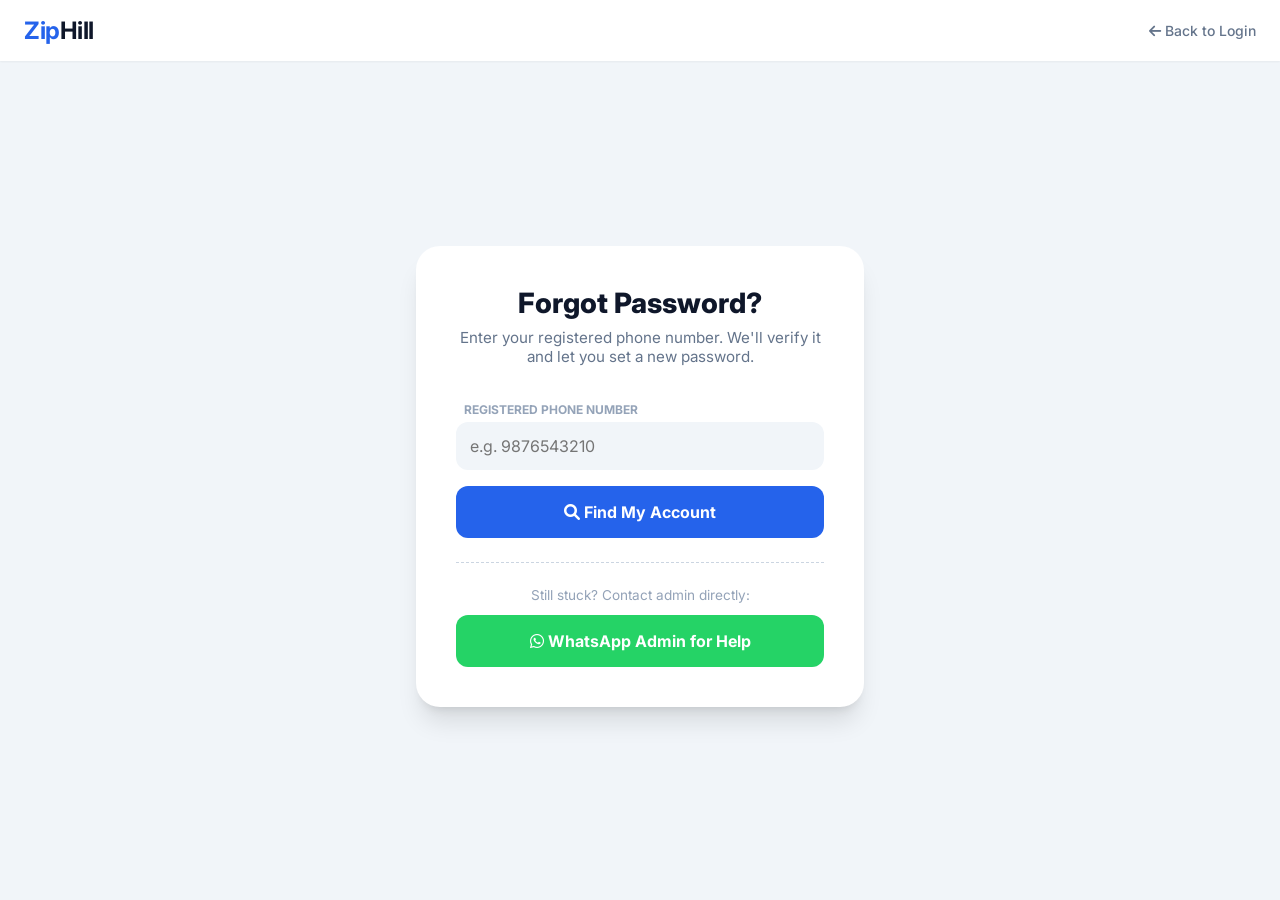
<file: forgot-password.html>
<!DOCTYPE html>
<html lang="en">
<head>
    <meta charset="UTF-8">
    <meta name="viewport" content="width=device-width, initial-scale=1.0">
    <title>Reset Password | ZipHill</title>
    <link rel="stylesheet" href="style.css">
    <link href="https://cdnjs.cloudflare.com/ajax/libs/font-awesome/6.0.0/css/all.min.css" rel="stylesheet">
    <meta name="theme-color" content="#2563eb">
</head>
<body class="bg-gray">

    <nav class="navbar">
        <div class="logo"><a href="index.html" style="text-decoration:none;color:inherit;">Zip<span>Hill</span></a></div>
        <div class="nav-links">
            <a href="signin.html" class="help-link"><i class="fa-solid fa-arrow-left"></i> Back to Login</a>
        </div>
    </nav>

    <main class="auth-container">
        <div class="auth-card">

            <!-- Step 1: Enter phone -->
            <div id="step1">
                <div class="auth-header">
                    <h2>Forgot Password?</h2>
                    <p>Enter your registered phone number. We'll verify it and let you set a new password.</p>
                </div>

                <div class="input-group">
                    <label>Registered Phone Number</label>
                    <input type="tel" id="reset-phone" pattern="[0-9]{10}" placeholder="e.g. 9876543210" maxlength="10">
                    <p id="phone-error" style="color:#ef4444;font-size:0.85rem;margin-top:0.4rem;display:none;">
                        <i class="fa-solid fa-circle-exclamation"></i> Phone number not found. Please check and try again.
                    </p>
                </div>

                <button class="proceed-btn auth-btn" id="check-btn" onclick="checkPhone()">
                    <i class="fa-solid fa-search"></i> Find My Account
                </button>
            </div>

            <!-- Step 2: New password -->
            <div id="step2" style="display:none;">
                <div class="auth-header">
                    <h2>Set New Password</h2>
                    <p id="found-msg" style="color:#16a34a;font-weight:600;"></p>
                </div>

                <div class="input-group">
                    <label>New Password</label>
                    <input type="password" id="new-pass" placeholder="Enter new password" minlength="6">
                </div>
                <div class="input-group">
                    <label>Confirm Password</label>
                    <input type="password" id="confirm-pass" placeholder="Repeat new password">
                    <p id="pass-error" style="color:#ef4444;font-size:0.85rem;margin-top:0.4rem;display:none;">
                        <i class="fa-solid fa-circle-exclamation"></i> Passwords do not match.
                    </p>
                </div>

                <button class="proceed-btn auth-btn" id="save-btn" onclick="savePassword()">
                    <i class="fa-solid fa-key"></i> Save New Password
                </button>
            </div>

            <!-- Step 3: Success -->
            <div id="step3" style="display:none;text-align:center;padding:1rem 0;">
                <div style="width:64px;height:64px;background:#dcfce7;border-radius:50%;display:flex;align-items:center;justify-content:center;margin:0 auto 1rem;">
                    <i class="fa-solid fa-circle-check" style="color:#16a34a;font-size:1.8rem;"></i>
                </div>
                <h2 style="color:#16a34a;">Password Updated!</h2>
                <p style="color:#64748b;margin:0.5rem 0 1.5rem;">You can now sign in with your new password.</p>
                <a href="signin.html" class="proceed-btn auth-btn" style="text-decoration:none;display:block;text-align:center;">
                    <i class="fa-solid fa-right-to-bracket"></i> Go to Sign In
                </a>
            </div>

            <!-- Fallback: Contact admin -->
            <div style="margin-top:1.5rem;border-top:1px dashed #cbd5e1;padding-top:1.5rem;text-align:center;">
                <p style="color:#94a3b8;font-size:0.85rem;margin-bottom:0.75rem;">Still stuck? Contact admin directly:</p>
                <button class="proceed-btn" style="width:100%;background:#25d366;" 
                    onclick="window.open('https://wa.me/917983447349?text=Hi%20ZipHill%2C%20I%20forgot%20my%20password%20and%20need%20help%20resetting%20it.','_blank')">
                    <i class="fa-brands fa-whatsapp"></i> WhatsApp Admin for Help
                </button>
            </div>

        </div>
    </main>

    <script>
        const GAS = "https://script.google.com/macros/s/AKfycbw30qgkPH8ljRmoCpB1XV6zIaiD5PcKsU1HFt1KWEkZ4KM2pVCEMlJbW9g4kYjIo_c/exec";
        let foundPhone = '';

        async function checkPhone() {
            const phone = document.getElementById('reset-phone').value.trim();
            const btn = document.getElementById('check-btn');
            const err = document.getElementById('phone-error');

            if (phone.length !== 10) {
                err.style.display = 'block';
                err.innerHTML = '<i class="fa-solid fa-circle-exclamation"></i> Please enter a valid 10-digit number.';
                return;
            }

            btn.innerHTML = '<i class="fa-solid fa-spinner fa-spin"></i> Checking...';
            btn.disabled = true;
            err.style.display = 'none';

            try {
                // Use a dummy password — we just want to check if phone exists
                const res = await fetch(GAS + "?phone=" + encodeURIComponent(phone) + "&password=__check__");
                const data = await res.json();

                // Phone exists if "found" OR if name is returned (even with wrong pass)
                // We check by fetching with showAll to find phone
                const res2 = await fetch(GAS + "?action=getDrivers&showAll=true");
                const drivers = await res2.json();
                const match = drivers.find(d => d.phone && d.phone.toString() === phone.toString());

                if (match) {
                    foundPhone = phone;
                    document.getElementById('found-msg').textContent = '✅ Account found: ' + match.name;
                    document.getElementById('step1').style.display = 'none';
                    document.getElementById('step2').style.display = 'block';
                } else {
                    err.style.display = 'block';
                    err.innerHTML = '<i class="fa-solid fa-circle-exclamation"></i> Phone number not found. Please check and try again.';
                    btn.innerHTML = '<i class="fa-solid fa-search"></i> Find My Account';
                    btn.disabled = false;
                }
            } catch(e) {
                err.style.display = 'block';
                err.innerHTML = '<i class="fa-solid fa-circle-exclamation"></i> Connection error. Please try again.';
                btn.innerHTML = '<i class="fa-solid fa-search"></i> Find My Account';
                btn.disabled = false;
            }
        }

        async function savePassword() {
            const newPass = document.getElementById('new-pass').value;
            const confirmPass = document.getElementById('confirm-pass').value;
            const btn = document.getElementById('save-btn');
            const err = document.getElementById('pass-error');

            if (newPass.length < 6) {
                err.style.display = 'block';
                err.innerHTML = '<i class="fa-solid fa-circle-exclamation"></i> Password must be at least 6 characters.';
                return;
            }
            if (newPass !== confirmPass) {
                err.style.display = 'block';
                err.innerHTML = '<i class="fa-solid fa-circle-exclamation"></i> Passwords do not match.';
                return;
            }

            err.style.display = 'none';
            btn.innerHTML = '<i class="fa-solid fa-spinner fa-spin"></i> Saving...';
            btn.disabled = true;

            try {
                await fetch(GAS, {
                    method: 'POST',
                    mode: 'no-cors',
                    body: JSON.stringify({
                        action: 'resetPassword',
                        phone: foundPhone,
                        password: newPass
                    })
                });

                document.getElementById('step2').style.display = 'none';
                document.getElementById('step3').style.display = 'block';

            } catch(e) {
                err.style.display = 'block';
                err.innerHTML = '<i class="fa-solid fa-circle-exclamation"></i> Error saving. Please try WhatsApp admin below.';
                btn.innerHTML = '<i class="fa-solid fa-key"></i> Save New Password';
                btn.disabled = false;
            }
        }
    </script>
</body>
</html>
</file>
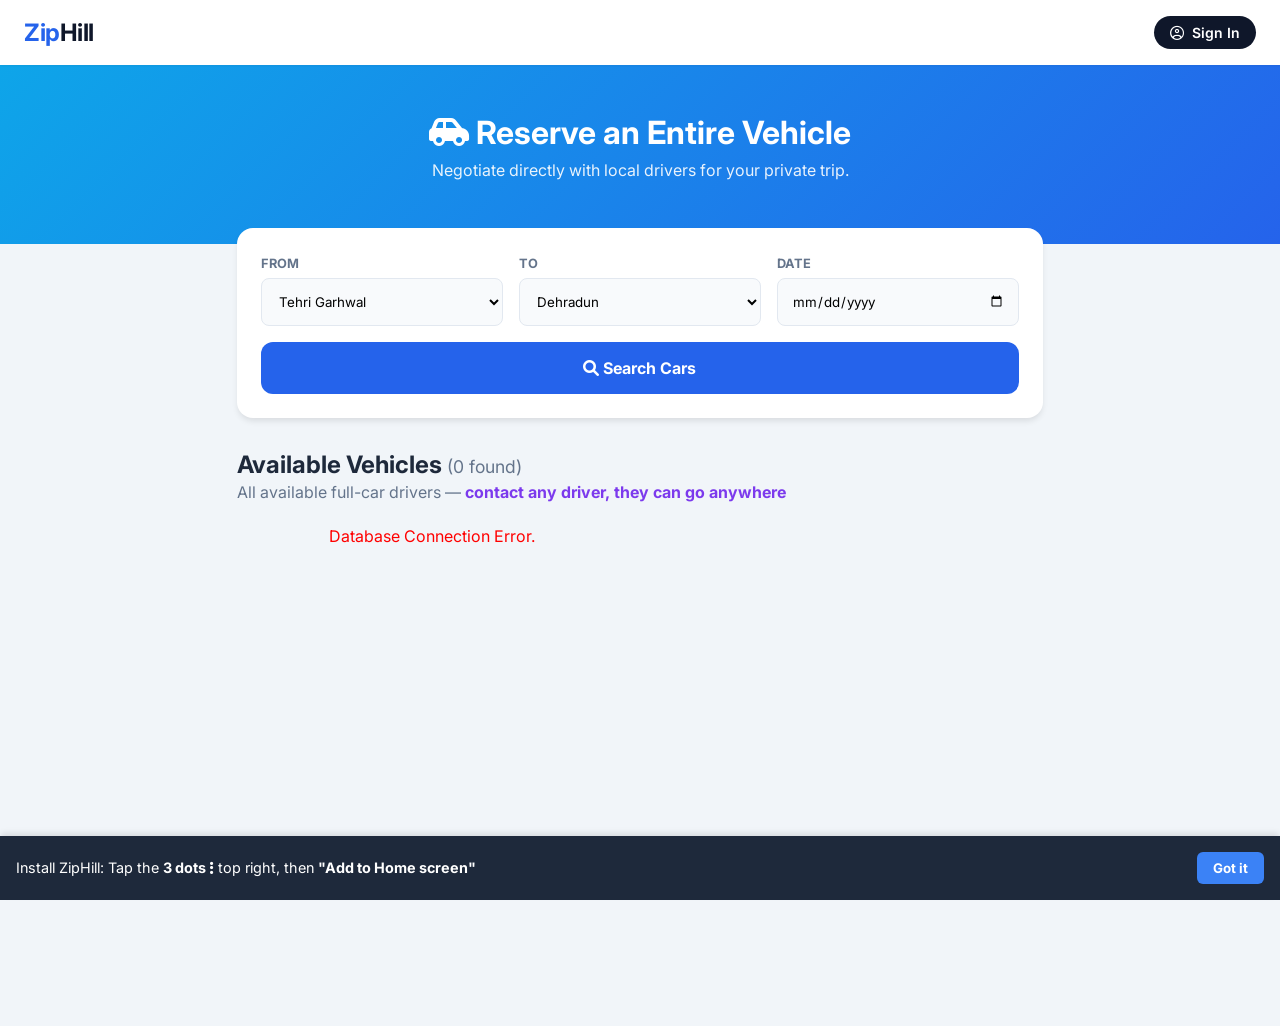
<file: full-car.html>
<!DOCTYPE html>
<html lang="en">
<head>
    <meta charset="UTF-8">
    <meta name="viewport" content="width=device-width, initial-scale=1.0">
    <title>Reserve Whole Car | ZipHill</title>
    <link rel="stylesheet" href="style.css">
    <link href="https://cdnjs.cloudflare.com/ajax/libs/font-awesome/6.0.0/css/all.min.css" rel="stylesheet">
    <link rel="manifest" href="manifest.json">
    <meta name="theme-color" content="#2563eb">
</head>
<body class="bg-gray">

    <nav class="navbar">
        <div class="logo"><a href="index.html" style="text-decoration:none; color:inherit;">Zip<span>Hill</span></a></div>
        <div class="nav-links">
            <button class="sign-in-btn" onclick="window.location.href='signin.html'"><i class="fa-regular fa-user-circle"></i> Sign In</button>
        </div>
    </nav>

    <header style="background: linear-gradient(135deg, #0ea5e9, #2563eb); padding: 3rem 1rem 4rem 1rem; color: white; text-align: center;">
        <h2 style="font-size: 2rem; margin-bottom: 0.5rem;"><i class="fa-solid fa-car-side"></i> Reserve an Entire Vehicle</h2>
        <p style="opacity: 0.9;">Negotiate directly with local drivers for your private trip.</p>
    </header>

    <main class="dashboard-container" style="max-width: 1000px; margin-top: -3rem;">
        
        <div style="background: white; padding: 1.5rem; border-radius: 1rem; box-shadow: 0 4px 6px -1px rgba(0,0,0,0.1); margin-bottom: 2rem;">
            <div style="display: flex; flex-wrap: wrap; gap: 1rem; align-items: flex-end;">
                
                <div style="flex: 1; min-width: 150px;">
                    <label style="font-size: 0.8rem; font-weight: 700; color: #64748b; text-transform: uppercase;">From</label>
                    <select id="search-from" style="width: 100%; padding: 0.85rem; border-radius: 0.5rem; border: 1px solid #e2e8f0; background: #f8fafc; margin-top: 0.4rem;">
                    <option value="Almora">Almora</option>
                    <option value="Augustmuni">Augustmuni</option>
                    <option value="Badrinath">Badrinath</option>
                    <option value="Bageshwar">Bageshwar</option>
                    <option value="Barkot">Barkot</option>
                    <option value="Bhimtal">Bhimtal</option>
                    <option value="Chamba">Chamba</option>
                    <option value="Champawat">Champawat</option>
                    <option value="Dehradun">Dehradun</option>
                    <option value="Delhi (NCR)">Delhi (NCR)</option>
                    <option value="Devprayag">Devprayag</option>
                    <option value="Dharchula">Dharchula</option>
                    <option value="Doiwala">Doiwala</option>
                    <option value="Gangotri">Gangotri</option>
                    <option value="Ghansali">Ghansali</option>
                    <option value="Gopeshwar">Gopeshwar</option>
                    <option value="Haldwani">Haldwani</option>
                    <option value="Haridwar">Haridwar</option>
                    <option value="Harsil">Harsil</option>
                    <option value="Jaspur">Jaspur</option>
                    <option value="Joshimath">Joshimath</option>
                    <option value="Kaladhungi">Kaladhungi</option>
                    <option value="Karnaprayag">Karnaprayag</option>
                    <option value="Kashipur">Kashipur</option>
                    <option value="Kedarnath">Kedarnath</option>
                    <option value="Khatima">Khatima</option>
                    <option value="Kotdwar">Kotdwar</option>
                    <option value="Laksar">Laksar</option>
                    <option value="Lansdowne">Lansdowne</option>
                    <option value="Lohaghat">Lohaghat</option>
                    <option value="Munsiyari">Munsiyari</option>
                    <option value="Mussoorie">Mussoorie</option>
                    <option value="Nainital">Nainital</option>
                    <option value="Nandprayag">Nandprayag</option>
                    <option value="Narendra Nagar">Narendra Nagar</option>
                    <option value="New Tehri">New Tehri</option>
                    <option value="Pauri">Pauri</option>
                    <option value="Pithoragarh">Pithoragarh</option>
                    <option value="Ramnagar">Ramnagar</option>
                    <option value="Ranikhet">Ranikhet</option>
                    <option value="Rishikesh">Rishikesh</option>
                    <option value="Roorkee">Roorkee</option>
                    <option value="Rudraprayag">Rudraprayag</option>
                    <option value="Rudrapur">Rudrapur</option>
                    <option value="Sitarganj">Sitarganj</option>
                    <option value="Someshwar">Someshwar</option>
                    <option value="Srinagar">Srinagar</option>
                    <option value="Tanakpur">Tanakpur</option>
                    <option value="Tehri Garhwal" selected>Tehri Garhwal</option>
                    <option value="Ukhimath">Ukhimath</option>
                    <option value="Uttarkashi">Uttarkashi</option>
                    <option value="Vikasnagar">Vikasnagar</option>
                    </select>
                </div>

                <div style="flex: 1; min-width: 150px;">
                    <label style="font-size: 0.8rem; font-weight: 700; color: #64748b; text-transform: uppercase;">To</label>
                    <select id="search-to" style="width: 100%; padding: 0.85rem; border-radius: 0.5rem; border: 1px solid #e2e8f0; background: #f8fafc; margin-top: 0.4rem;">
                    <option value="Almora">Almora</option>
                    <option value="Augustmuni">Augustmuni</option>
                    <option value="Badrinath">Badrinath</option>
                    <option value="Bageshwar">Bageshwar</option>
                    <option value="Barkot">Barkot</option>
                    <option value="Bhimtal">Bhimtal</option>
                    <option value="Chamba">Chamba</option>
                    <option value="Champawat">Champawat</option>
                    <option value="Dehradun" selected>Dehradun</option>
                    <option value="Delhi (NCR)">Delhi (NCR)</option>
                    <option value="Devprayag">Devprayag</option>
                    <option value="Dharchula">Dharchula</option>
                    <option value="Doiwala">Doiwala</option>
                    <option value="Gangotri">Gangotri</option>
                    <option value="Ghansali">Ghansali</option>
                    <option value="Gopeshwar">Gopeshwar</option>
                    <option value="Haldwani">Haldwani</option>
                    <option value="Haridwar">Haridwar</option>
                    <option value="Harsil">Harsil</option>
                    <option value="Jaspur">Jaspur</option>
                    <option value="Joshimath">Joshimath</option>
                    <option value="Kaladhungi">Kaladhungi</option>
                    <option value="Karnaprayag">Karnaprayag</option>
                    <option value="Kashipur">Kashipur</option>
                    <option value="Kedarnath">Kedarnath</option>
                    <option value="Khatima">Khatima</option>
                    <option value="Kotdwar">Kotdwar</option>
                    <option value="Laksar">Laksar</option>
                    <option value="Lansdowne">Lansdowne</option>
                    <option value="Lohaghat">Lohaghat</option>
                    <option value="Munsiyari">Munsiyari</option>
                    <option value="Mussoorie">Mussoorie</option>
                    <option value="Nainital">Nainital</option>
                    <option value="Nandprayag">Nandprayag</option>
                    <option value="Narendra Nagar">Narendra Nagar</option>
                    <option value="New Tehri">New Tehri</option>
                    <option value="Pauri">Pauri</option>
                    <option value="Pithoragarh">Pithoragarh</option>
                    <option value="Ramnagar">Ramnagar</option>
                    <option value="Ranikhet">Ranikhet</option>
                    <option value="Rishikesh">Rishikesh</option>
                    <option value="Roorkee">Roorkee</option>
                    <option value="Rudraprayag">Rudraprayag</option>
                    <option value="Rudrapur">Rudrapur</option>
                    <option value="Sitarganj">Sitarganj</option>
                    <option value="Someshwar">Someshwar</option>
                    <option value="Srinagar">Srinagar</option>
                    <option value="Tanakpur">Tanakpur</option>
                    <option value="Tehri Garhwal">Tehri Garhwal</option>
                    <option value="Ukhimath">Ukhimath</option>
                    <option value="Uttarkashi">Uttarkashi</option>
                    <option value="Vikasnagar">Vikasnagar</option>
                    </select>
                </div>

                <div style="flex: 1; min-width: 150px;">
                    <label style="font-size: 0.8rem; font-weight: 700; color: #64748b; text-transform: uppercase;">Date</label>
                    <input type="date" id="search-date" style="width: 100%; padding: 0.85rem; border-radius: 0.5rem; border: 1px solid #e2e8f0; background: #f8fafc; margin-top: 0.4rem;">
                </div>

                <button type="button" class="proceed-btn" onclick="updateSearch()" style="padding: 0.85rem 1.5rem; white-space: nowrap;">
                    <i class="fa-solid fa-magnifying-glass"></i> Search Cars
                </button>

            </div>
        </div>

        <div style="margin-bottom: 1.5rem;">
            <h2 style="font-size: 1.5rem; color: #1e293b;">Available Vehicles <span id="result-count" style="color: #64748b; font-size: 1.1rem; font-weight: 400;">(0 found)</span></h2>
            <p style="color: #64748b; margin-top: 0.2rem;">All available full-car drivers — <strong style="color:#7c3aed;">contact any driver, they can go anywhere</strong></p>
        </div>

        <div id="results-grid" style="display: grid; grid-template-columns: repeat(auto-fill, minmax(320px, 1fr)); gap: 1.5rem;">
            </div>

    </main>

    <script>
        function updateSearch() {
            const from = document.getElementById('search-from').value;
            const to = document.getElementById('search-to').value;
            const date = document.getElementById('search-date').value;
            
            // Reload the page with the new parameters in the URL so script.js can catch them
            window.location.href = "full-car.html?from=" + encodeURIComponent(from) + "&to=" + encodeURIComponent(to) + "&date=" + encodeURIComponent(date);
        }
    </script>
<script>
document.addEventListener('DOMContentLoaded', function() {
    const today = new Date().toISOString().split('T')[0];
    const d = document.getElementById('search-date');
    if (d) { d.min = today; }
});
</script>
    <script src="script.js"></script>
</body>
</html>
</file>
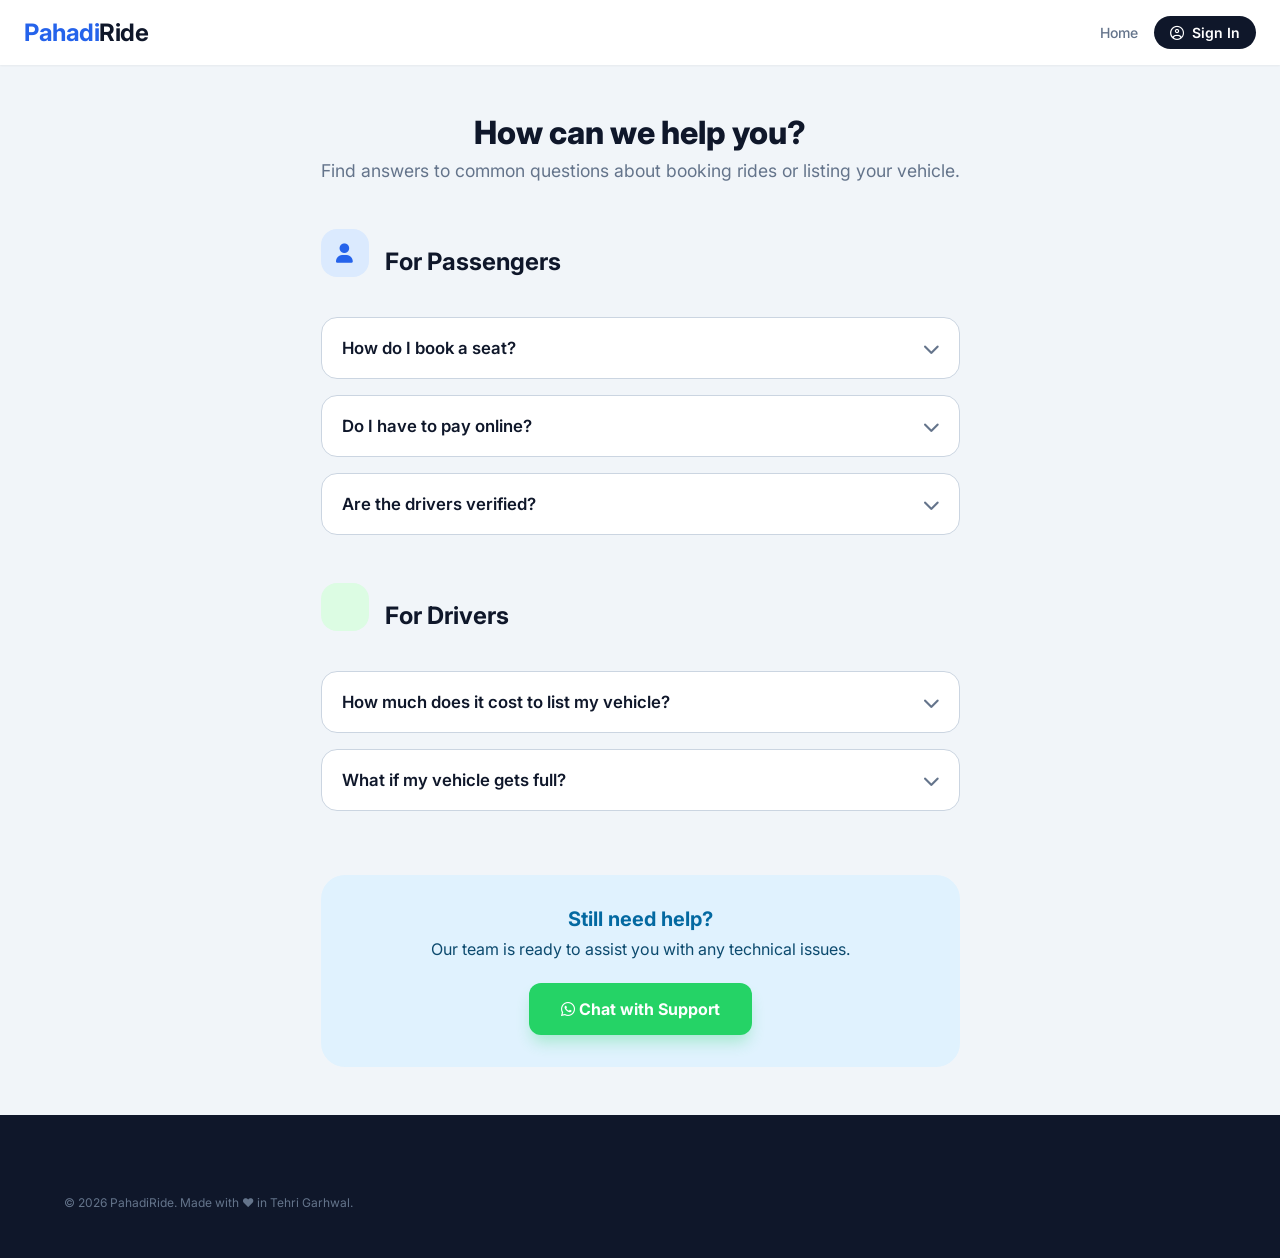
<file: help.html>
<!DOCTYPE html>
<html lang="en">
<head>
    <meta charset="UTF-8">
    <meta name="viewport" content="width=device-width, initial-scale=1.0">
    <title>Help & Support | PahadiRide</title>
    <link rel="stylesheet" href="style.css">
    <link href="https://cdnjs.cloudflare.com/ajax/libs/font-awesome/6.0.0/css/all.min.css" rel="stylesheet">
    <link rel="manifest" href="manifest.json">
<meta name="theme-color" content="#2563eb">
</head>
<body class="bg-gray">

    <nav class="navbar">
        <div class="logo"><a href="index.html" style="text-decoration:none; color:inherit;">Pahadi<span>Ride</span></a></div>
        <div class="nav-links">
            <a href="index.html" class="help-link">Home</a>
            <button class="sign-in-btn" onclick="window.location.href='signin.html'">
                <i class="fa-regular fa-user-circle"></i> Sign In
            </button>
        </div>
    </nav>

    <main class="help-container">
        
        <header class="help-header">
            <h1>How can we help you?</h1>
            <p>Find answers to common questions about booking rides or listing your vehicle.</p>
        </header>

        <section class="faq-section">
            <div class="faq-category">
                <div class="icon-box icon-blue" style="width: 3rem; height: 3rem; font-size: 1.2rem; margin: 0 0 1rem 0;">
                    <i class="fa-solid fa-user"></i>
                </div>
                <h2>For Passengers</h2>
            </div>
            
            <div class="faq-list">
                <details class="faq-item">
                    <summary>How do I book a seat?</summary>
                    <div class="faq-answer">
                        <p>Search for your route, find a driver traveling at your preferred time, and click the "Call" or "Chat" button on their card. You speak directly with the driver to confirm your seat and pickup point.</p>
                    </div>
                </details>

                <details class="faq-item">
                    <summary>Do I have to pay online?</summary>
                    <div class="faq-answer">
                        <p>No. PahadiRide is just a directory. You pay the driver directly (via UPI or cash) when you board the vehicle.</p>
                    </div>
                </details>

                <details class="faq-item">
                    <summary>Are the drivers verified?</summary>
                    <div class="faq-answer">
                        <p>Drivers with a green "Verified" badge have submitted a copy of their RC (Registration Certificate) and Driving License to our team for basic verification.</p>
                    </div>
                </details>
            </div>
        </section>

        <section class="faq-section">
            <div class="faq-category mt-2">
                <div class="icon-box icon-green" style="width: 3rem; height: 3rem; font-size: 1.2rem; margin: 0 0 1rem 0;">
                    <i class="fa-solid fa-steering-wheel"></i>
                </div>
                <h2>For Drivers</h2>
            </div>

            <div class="faq-list">
                <details class="faq-item">
                    <summary>How much does it cost to list my vehicle?</summary>
                    <div class="faq-answer">
                        <p>Creating an account and listing your route on PahadiRide is currently 100% free.</p>
                    </div>
                </details>

                <details class="faq-item">
                    <summary>What if my vehicle gets full?</summary>
                    <div class="faq-answer">
                        <p>Log in to your Driver Dashboard and flip the status switch to "OFFLINE" or update your available seats to zero. This stops passengers from calling you when you don't have space.</p>
                    </div>
                </details>
            </div>
        </section>

        <section class="contact-support">
            <h3>Still need help?</h3>
            <p>Our team is ready to assist you with any technical issues.</p>
           <button class="proceed-btn support-btn" onclick="window.open('https://wa.me/917983447349?text=Hi%20PahadiRide%20Support,%20I%20need%20some%20help!', '_blank')">
    <i class="fa-brands fa-whatsapp"></i> Chat with Support
</button>
        </section>

    </main>

    <footer class="footer" style="margin-top: auto;">
        <div class="footer-bottom" style="margin-top:0; padding-top:2rem;">
            <p>&copy; 2026 PahadiRide. Made with ❤️ in Tehri Garhwal.</p>
        </div>
    </footer>

</body>
</html>
</file>
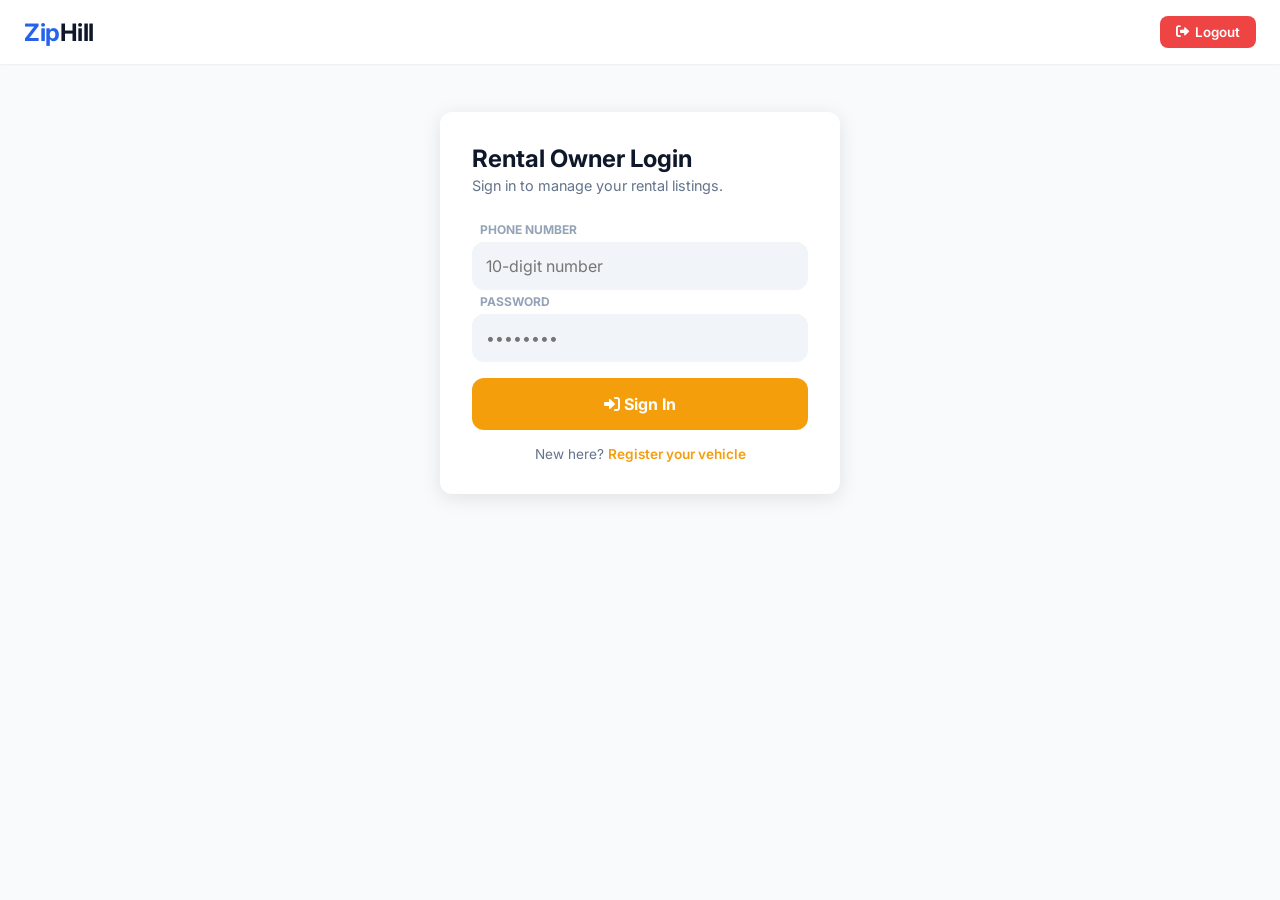
<file: rental-dashboard.html>
<!DOCTYPE html>
<html lang="en">
<head>
    <meta charset="UTF-8">
    <meta name="viewport" content="width=device-width, initial-scale=1.0">
    <title>ZipHill | Rental Dashboard</title>
    <link rel="stylesheet" href="style.css">
    <link href="https://cdnjs.cloudflare.com/ajax/libs/font-awesome/6.0.0/css/all.min.css" rel="stylesheet">
    <link rel="manifest" href="manifest.json">
    <meta name="theme-color" content="#f59e0b">
    <meta name="apple-mobile-web-app-capable" content="yes">
    <meta name="apple-mobile-web-app-title" content="ZipHill">
    <link rel="apple-touch-icon" href="icon-192.png">
    <style>
        body { background:#f8fafc; }
        .dash-wrap { max-width:600px; margin:0 auto; padding:1rem; }
        .profile-box { background:white; border-radius:12px; padding:1.25rem; margin-bottom:1rem; box-shadow:0 2px 8px rgba(0,0,0,0.06); display:flex; align-items:center; gap:1rem; }
        .profile-avatar { width:52px;height:52px;border-radius:50%;background:linear-gradient(135deg,#f59e0b,#d97706);display:flex;align-items:center;justify-content:center;color:white;font-size:1.4rem;flex-shrink:0; }
        .status-toggle { display:flex;align-items:center;gap:10px;margin-top:6px; }
        .toggle-switch { position:relative;width:48px;height:26px; }
        .toggle-switch input { opacity:0;width:0;height:0; }
        .slider { position:absolute;cursor:pointer;inset:0;background:#e2e8f0;border-radius:99px;transition:0.3s; }
        .slider:before { position:absolute;content:"";height:20px;width:20px;left:3px;bottom:3px;background:white;border-radius:50%;transition:0.3s; }
        input:checked + .slider { background:#22c55e; }
        input:checked + .slider:before { transform:translateX(22px); }
        .pending-banner { background:#fffbeb;border:1.5px solid #fcd34d;border-radius:12px;padding:1rem;margin-bottom:1rem; }
        .vehicle-card { background:white;border-radius:12px;padding:1.25rem;margin-bottom:1rem;box-shadow:0 2px 8px rgba(0,0,0,0.06);border-left:4px solid #f59e0b; }
        .badge-live { background:#dcfce7;color:#16a34a;font-size:0.7rem;padding:2px 8px;border-radius:999px;font-weight:600; }
        .badge-pending { background:#fef3c7;color:#92400e;font-size:0.7rem;padding:2px 8px;border-radius:999px;font-weight:600; }
        .modal-overlay { display:none;position:fixed;inset:0;background:rgba(0,0,0,0.5);z-index:999;overflow-y:auto; }
        .modal-box { background:white;border-radius:16px 16px 0 0;padding:1.5rem;position:absolute;bottom:0;left:0;right:0;max-height:90vh;overflow-y:auto; }
        .signin-box { background:white;border-radius:12px;padding:2rem;max-width:400px;margin:3rem auto; box-shadow:0 4px 20px rgba(0,0,0,0.1); }
    </style>
</head>
<body>

<nav class="navbar">
    <div class="logo"><a href="index.html" style="text-decoration:none;color:inherit;">Zip<span>Hill</span></a></div>
    <div class="nav-links">
        <button onclick="logoutRental()" style="background:#ef4444;color:white;border:none;padding:8px 16px;border-radius:8px;font-weight:600;cursor:pointer;display:flex;align-items:center;gap:6px;">
            <i class="fa-solid fa-right-from-bracket"></i> Logout
        </button>
    </div>
</nav>

<!-- Sign In Box (shown when not logged in) -->
<div id="signin-section" style="display:none;">
    <div class="signin-box">
        <h2 style="margin-bottom:0.25rem;">Rental Owner Login</h2>
        <p style="color:#64748b;font-size:0.9rem;margin-bottom:1.5rem;">Sign in to manage your rental listings.</p>
        <div class="input-group">
            <label>Phone Number</label>
            <input type="tel" id="login-phone" maxlength="10" placeholder="10-digit number">
        </div>
        <div class="input-group">
            <label>Password</label>
            <input type="password" id="login-pass" placeholder="••••••••">
        </div>
        <p id="login-err" style="color:#ef4444;font-size:0.85rem;display:none;margin-bottom:0.5rem;">
            <i class="fa-solid fa-circle-exclamation"></i> Incorrect phone or password.
        </p>
        <button onclick="doLogin()" class="proceed-btn auth-btn" id="login-btn" style="background:#f59e0b;">
            <i class="fa-solid fa-right-to-bracket"></i> Sign In
        </button>
        <p style="text-align:center;margin-top:1rem;font-size:0.85rem;color:#64748b;">
            New here? <a href="rental-signup.html" style="color:#f59e0b;font-weight:600;">Register your vehicle</a>
        </p>
    </div>
</div>

<!-- Dashboard (shown when logged in) -->
<div id="dashboard-section" style="display:none;">
    <div class="dash-wrap">

        <!-- Profile -->
        <div class="profile-box">
            <div class="profile-avatar"><i class="fa-solid fa-store"></i></div>
            <div style="flex:1;">
                <div style="font-weight:700;font-size:1.1rem;" id="owner-name">Loading...</div>
                <div style="color:#64748b;font-size:0.85rem;" id="owner-phone"></div>
                <div class="status-toggle">
                    <span style="font-size:0.8rem;color:#64748b;">Available:</span>
                    <label class="toggle-switch">
                        <input type="checkbox" id="status-toggle" onchange="toggleStatus(this)">
                        <span class="slider"></span>
                    </label>
                    <span id="status-label" style="font-size:0.8rem;font-weight:600;color:#64748b;">Offline</span>
                </div>
            </div>
            <button onclick="openAddModal()" style="background:#f59e0b;color:white;border:none;padding:10px 14px;border-radius:10px;font-weight:700;cursor:pointer;font-size:0.85rem;">
                <i class="fa-solid fa-plus"></i> Add Vehicle
            </button>
        </div>

        <!-- Pending banner -->
        <div class="pending-banner" id="pending-banner" style="display:none;">
            <p style="color:#92400e;font-weight:700;margin-bottom:6px;"><i class="fa-solid fa-clock"></i> Pending Verification</p>
            <p style="color:#78350f;font-size:0.85rem;margin-bottom:10px;">Your listing is hidden until admin verifies your RC + ID. Tap below to send documents.</p>
            <button onclick="sendDocsWA()" style="background:#25d366;color:white;border:none;padding:8px 16px;border-radius:8px;font-weight:600;cursor:pointer;width:100%;">
                <i class="fa-brands fa-whatsapp"></i> Send RC + ID to Admin
            </button>
        </div>

        <!-- Fleet -->
        <h3 style="font-size:1rem;margin-bottom:0.75rem;color:#1e293b;"><i class="fa-solid fa-motorcycle" style="color:#f59e0b;"></i> Your Rental Vehicles</h3>
        <div id="fleet-container">
            <div style="text-align:center;padding:2rem;background:white;border-radius:12px;color:#94a3b8;">
                <i class="fa-solid fa-spinner fa-spin" style="font-size:1.5rem;"></i>
            </div>
        </div>

    </div>
</div>

<!-- Add/Edit Vehicle Modal -->
<div class="modal-overlay" id="vehicle-modal">
    <div class="modal-box">
        <div style="display:flex;justify-content:space-between;align-items:center;margin-bottom:1rem;">
            <h3 id="modal-title" style="margin:0;">Add Vehicle</h3>
            <button onclick="closeModal()" style="background:none;border:none;font-size:1.4rem;cursor:pointer;color:#64748b;">×</button>
        </div>
        <form id="vehicle-form" onsubmit="saveVehicle(event)" class="auth-form">
            <div class="input-group">
                <label>Vehicle Type</label>
                <select id="v-type" required style="width:100%;padding:0.85rem;border:1px solid #e2e8f0;border-radius:8px;">
                    <option value="">Select type</option>
                    <option value="Bike">🏍️ Bike (Motorcycle)</option>
                    <option value="Scooty">🛵 Scooty / Scooter</option>
                    <option value="Car">🚗 Car</option>
                </select>
            </div>
            <div class="input-group">
                <label>Model Name</label>
                <input type="text" id="v-model" placeholder="e.g. Royal Enfield, Activa 6G, Swift" required>
            </div>
            <div class="input-group">
                <label>RC Number</label>
                <input type="text" id="v-rc" placeholder="UK07AB1234" maxlength="12"
                    oninput="this.value=this.value.toUpperCase().replace(/\s/g,'')" required>
            </div>
            <div class="input-group">
                <label>City / Location</label>
                <select id="v-location" required style="width:100%;padding:0.85rem;border:1px solid #e2e8f0;border-radius:8px;">
                    <option value="">Select city</option>
                    <option>Tehri Garhwal</option><option>New Tehri</option><option>Chamba</option>
                    <option>Narendra Nagar</option><option>Ghansali</option><option>Dehradun</option>
                    <option>Mussoorie</option><option>Rishikesh</option><option>Haridwar</option>
                    <option>Roorkee</option><option>Uttarkashi</option><option>Pauri</option>
                    <option>Kotdwar</option><option>Lansdowne</option><option>Srinagar</option>
                    <option>Rudraprayag</option><option>Gopeshwar</option><option>Joshimath</option>
                    <option>Nainital</option><option>Haldwani</option><option>Almora</option>
                    <option>Ranikhet</option><option>Pithoragarh</option><option>Munsiyari</option>
                    <option>Rudrapur</option><option>Kashipur</option><option>Ramnagar</option>
                </select>
            </div>
            <div style="display:grid;grid-template-columns:1fr 1fr;gap:10px;">
                <div class="input-group">
                    <label>Price/Hour (₹)</label>
                    <input type="number" id="v-price-hour" placeholder="e.g. 100" min="0">
                </div>
                <div class="input-group">
                    <label>Price/Day (₹)</label>
                    <input type="number" id="v-price-day" placeholder="e.g. 600" min="0">
                </div>
            </div>
            <div class="input-group">
                <label>Vehicle Photo URL (optional)</label>
                <input type="url" id="v-photo" placeholder="https://...">
            </div>
            <button type="submit" class="proceed-btn auth-btn" id="save-btn" style="background:#f59e0b;">
                <i class="fa-solid fa-floppy-disk"></i> Save Vehicle
            </button>
        </form>
    </div>
</div>

<script>
const GAS = "https://script.google.com/macros/s/AKfycbw30qgkPH8ljRmoCpB1XV6zIaiD5PcKsU1HFt1KWEkZ4KM2pVCEMlJbW9g4kYjIo_c/exec";
let phone = localStorage.getItem('zipHillRentalUser') || '';
let pass  = localStorage.getItem('zipHillRentalPass') || '';
let ownerName = '', isVerified = false, myFleet = [];
let editRC = null;
const blockQueue = {};

async function init() {
    if (!phone || !pass) {
        document.getElementById('signin-section').style.display = 'block';
        return;
    }
    document.getElementById('dashboard-section').style.display = 'block';
    document.getElementById('owner-phone').textContent = '+91 ' + phone;
    await loadDashboard();
}

async function loadDashboard() {
    try {
        const res  = await fetch(GAS + '?rentalPhone=' + encodeURIComponent(phone) + '&rentalPass=' + encodeURIComponent(pass));
        const data = await res.json();
        if (!data.found) { logoutRental(); return; }
        ownerName  = data.name;
        isVerified = data.verified;
        myFleet    = data.fleet || [];
        document.getElementById('owner-name').textContent = ownerName;
        const tog = document.getElementById('status-toggle');
        tog.checked = data.status !== 'offline';
        document.getElementById('status-label').textContent = tog.checked ? 'Available' : 'Unavailable';
        document.getElementById('status-label').style.color = tog.checked ? '#22c55e' : '#94a3b8';
        if (!isVerified) document.getElementById('pending-banner').style.display = 'block';
        renderFleet();
    } catch(e) {
        document.getElementById('fleet-container').innerHTML = '<p style="text-align:center;color:red;">Connection error.</p>';
    }
}

function renderFleet() {
    const container = document.getElementById('fleet-container');
    if (myFleet.length === 0) {
        container.innerHTML = `<div style="text-align:center;padding:2rem;background:white;border-radius:12px;">
            <i class="fa-solid fa-motorcycle" style="font-size:2.5rem;color:#e2e8f0;display:block;margin-bottom:1rem;"></i>
            <p style="color:#64748b;">No vehicles listed yet.<br>Click <strong>+ Add Vehicle</strong> to get started.</p>
        </div>`;
        return;
    }
    container.innerHTML = myFleet.map((v, i) => {
        const today = new Date().toISOString().split('T')[0];
        const blockedList = (v.blocked_dates && v.blocked_dates !== 'none')
            ? v.blocked_dates.split(',').filter(d => d >= today) : [];
        const typeIcon = v.vehicle_type === 'Bike' ? 'fa-motorcycle' : v.vehicle_type === 'Scooty' ? 'fa-bicycle' : 'fa-car';
        return `
        <div class="vehicle-card">
            <div style="display:flex;justify-content:space-between;align-items:flex-start;margin-bottom:8px;">
                <div>
                    <div style="display:flex;align-items:center;gap:8px;">
                        <i class="fa-solid ${typeIcon}" style="color:#f59e0b;"></i>
                        <strong>${v.vehicle_type} — ${v.model}</strong>
                        ${v.verified ? '<span class="badge-live"><i class="fa-solid fa-circle-check"></i> Live</span>' : '<span class="badge-pending"><i class="fa-solid fa-clock"></i> Pending</span>'}
                    </div>
                    <div style="font-size:0.8rem;color:#64748b;margin-top:2px;">RC: ${v.rc_number} &nbsp;·&nbsp; ${v.location || '—'}</div>
                </div>
            </div>
            <div style="display:flex;gap:1rem;font-size:0.85rem;color:#475569;margin-bottom:10px;flex-wrap:wrap;">
                ${v.price_hour && v.price_hour !== '0' ? `<span><i class="fa-regular fa-clock" style="color:#f59e0b;"></i> ₹${v.price_hour}/hr</span>` : ''}
                ${v.price_day  && v.price_day  !== '0' ? `<span><i class="fa-regular fa-calendar" style="color:#f59e0b;"></i> ₹${v.price_day}/day</span>` : ''}
            </div>

            <!-- Blocked dates -->
            <div style="background:#fff5f5;border:1px solid #fecaca;border-radius:8px;padding:8px;margin-bottom:10px;">
                <div style="font-size:0.75rem;color:#64748b;margin-bottom:6px;"><i class="fa-solid fa-ban" style="color:#ef4444;"></i> Block unavailable dates:</div>
                <div id="blocked-tags-${v.rc_number}" style="display:flex;flex-wrap:wrap;gap:4px;margin-bottom:6px;min-height:20px;">
                    ${blockedList.length > 0
                        ? blockedList.map(d => `<span style="background:#fee2e2;color:#ef4444;font-size:0.72rem;padding:2px 8px;border-radius:99px;display:flex;align-items:center;gap:4px;">${d} <span onclick="removeBlockedDate('${v.rc_number}','${d}')" style="cursor:pointer;font-weight:bold;">×</span></span>`).join('')
                        : '<span style="color:#94a3b8;font-size:0.75rem;">None — fully available</span>'}
                </div>
                <div id="pending-tags-${v.rc_number}" style="display:flex;flex-wrap:wrap;gap:4px;margin-bottom:6px;"></div>
                <div style="display:flex;gap:6px;flex-wrap:wrap;">
                    <input type="date" id="block-pick-${v.rc_number}" min="${new Date().toISOString().split('T')[0]}"
                        style="flex:1;min-width:130px;padding:6px;border:1px solid #e2e8f0;border-radius:4px;font-size:0.82rem;">
                    <button onclick="addToQueue('${v.rc_number}')" style="padding:6px 10px;background:#f1f5f9;color:#1e293b;border:1px solid #e2e8f0;border-radius:4px;font-size:0.8rem;cursor:pointer;">+ Add</button>
                    <button onclick="saveBlockedDates('${v.rc_number}')" style="padding:6px 12px;background:#ef4444;color:white;border:none;border-radius:4px;font-size:0.8rem;cursor:pointer;"><i class="fa-solid fa-ban"></i> Block All</button>
                </div>
            </div>

            <div style="display:flex;gap:8px;">
                <button onclick="openEditModal(${i})" style="flex:1;padding:7px;font-size:0.8rem;border:1px solid #e2e8f0;border-radius:4px;cursor:pointer;background:white;"><i class="fa-solid fa-pen-to-square"></i> Edit</button>
            </div>
        </div>`;
    }).join('');
}

async function toggleStatus(cb) {
    const newStatus = cb.checked ? 'online' : 'offline';
    document.getElementById('status-label').textContent = cb.checked ? 'Available' : 'Unavailable';
    document.getElementById('status-label').style.color = cb.checked ? '#22c55e' : '#94a3b8';
    await fetch(GAS, { method:'POST', mode:'no-cors', body: JSON.stringify({ action:'rentalUpdateStatus', phone, status:newStatus }) });
}

function openAddModal() {
    editRC = null;
    document.getElementById('modal-title').textContent = 'Add Vehicle';
    document.getElementById('vehicle-form').reset();
    document.getElementById('save-btn').innerHTML = '<i class="fa-solid fa-floppy-disk"></i> Save Vehicle';
    document.getElementById('vehicle-modal').style.display = 'block';
}

function openEditModal(i) {
    const v = myFleet[i];
    editRC = v.rc_number;
    document.getElementById('modal-title').textContent = 'Edit Vehicle';
    document.getElementById('v-type').value       = v.vehicle_type || '';
    document.getElementById('v-model').value      = v.model || '';
    document.getElementById('v-rc').value         = v.rc_number || '';
    document.getElementById('v-rc').readOnly      = true;
    document.getElementById('v-location').value   = v.location || '';
    document.getElementById('v-price-hour').value = v.price_hour || '';
    document.getElementById('v-price-day').value  = v.price_day || '';
    document.getElementById('v-photo').value      = v.photo || '';
    document.getElementById('vehicle-modal').style.display = 'block';
}

function closeModal() {
    document.getElementById('vehicle-modal').style.display = 'none';
    document.getElementById('v-rc').readOnly = false;
}

async function saveVehicle(e) {
    e.preventDefault();
    const rc  = document.getElementById('v-rc').value.toUpperCase().replace(/\s/g,'');
    const btn = document.getElementById('save-btn');
    const rcPattern = /^[A-Z]{2}[0-9]{2}[A-Z]{1,2}[0-9]{4}$/;
    if (!rcPattern.test(rc)) { alert('Invalid RC! Format: UK07AB1234'); return; }
    btn.innerHTML = '<i class="fa-solid fa-spinner fa-spin"></i> Saving...';
    btn.disabled  = true;
    try {
        await fetch(GAS, { method:'POST', mode:'no-cors', body: JSON.stringify({
            action: 'rentalUpdate', phone, password: pass,
            vehicle_type: document.getElementById('v-type').value,
            model:        document.getElementById('v-model').value,
            rc_number:    rc,
            location:     document.getElementById('v-location').value,
            price_hour:   document.getElementById('v-price-hour').value || '0',
            price_day:    document.getElementById('v-price-day').value  || '0',
            photo:        document.getElementById('v-photo').value || ''
        })});
        closeModal();
        location.reload();
    } catch(err) {
        alert('Connection error.');
        btn.innerHTML = '<i class="fa-solid fa-floppy-disk"></i> Save Vehicle';
        btn.disabled  = false;
    }
}

// Blocked dates queue
function addToQueue(rc) {
    const input = document.getElementById('block-pick-' + rc);
    const date  = input.value;
    if (!date) { alert('Pick a date first.'); return; }
    if (!blockQueue[rc]) blockQueue[rc] = [];
    if (blockQueue[rc].includes(date)) { alert('Already added.'); return; }
    blockQueue[rc].push(date);
    input.value = '';
    renderQueue(rc);
}

function renderQueue(rc) {
    const c = document.getElementById('pending-tags-' + rc);
    if (!c) return;
    if (!blockQueue[rc] || !blockQueue[rc].length) { c.innerHTML = ''; return; }
    c.innerHTML = blockQueue[rc].sort().map(d =>
        `<span style="background:#fef3c7;color:#92400e;font-size:0.72rem;padding:2px 8px;border-radius:99px;display:flex;align-items:center;gap:4px;">${d} <span onclick="removeFromQueue('${rc}','${d}')" style="cursor:pointer;font-weight:bold;">×</span></span>`
    ).join('') + `<span style="font-size:0.7rem;color:#64748b;align-self:center;"> ← click Block All</span>`;
}

function removeFromQueue(rc, date) {
    if (!blockQueue[rc]) return;
    blockQueue[rc] = blockQueue[rc].filter(d => d !== date);
    renderQueue(rc);
}

async function saveBlockedDates(rc) {
    const queue = blockQueue[rc] || [];
    if (!queue.length) { alert('Add dates first using "+ Add".'); return; }
    const v = myFleet.find(v => v.rc_number === rc);
    const today = new Date().toISOString().split('T')[0];
    const existing = (v && v.blocked_dates && v.blocked_dates !== 'none')
        ? v.blocked_dates.split(',').filter(d => d >= today) : [];
    const allBlocked = [...new Set([...existing, ...queue])].join(',');
    try {
        await fetch(GAS, { method:'POST', mode:'no-cors', body: JSON.stringify({
            action:'rentalBlockDates', phone, rc_number:rc, blocked_dates:allBlocked
        })});
        alert('✅ ' + queue.length + ' date(s) blocked!');
        location.reload();
    } catch(e) { alert('Connection error.'); }
}

async function removeBlockedDate(rc, date) {
    if (!confirm('Remove block for ' + date + '?')) return;
    const v = myFleet.find(v => v.rc_number === rc);
    const today = new Date().toISOString().split('T')[0];
    const current = (v && v.blocked_dates && v.blocked_dates !== 'none')
        ? v.blocked_dates.split(',').filter(d => d >= today) : [];
    const newBlocked = current.filter(d => d !== date).join(',') || 'none';
    try {
        await fetch(GAS, { method:'POST', mode:'no-cors', body: JSON.stringify({
            action:'rentalBlockDates', phone, rc_number:rc, blocked_dates:newBlocked
        })});
        location.reload();
    } catch(e) { alert('Connection error.'); }
}

async function doLogin() {
    const p = document.getElementById('login-phone').value.trim();
    const pw = document.getElementById('login-pass').value;
    const btn = document.getElementById('login-btn');
    const err = document.getElementById('login-err');
    btn.innerHTML = '<i class="fa-solid fa-spinner fa-spin"></i> Checking...';
    err.style.display = 'none';
    try {
        const res  = await fetch(GAS + '?rentalPhone=' + encodeURIComponent(p) + '&rentalPass=' + encodeURIComponent(pw));
        const data = await res.json();
        if (data.found) {
            localStorage.setItem('zipHillRentalUser', p);
            localStorage.setItem('zipHillRentalPass',  pw);
            location.reload();
        } else {
            err.style.display = 'block';
            btn.innerHTML = '<i class="fa-solid fa-right-to-bracket"></i> Sign In';
        }
    } catch(e) { err.style.display = 'block'; btn.innerHTML = '<i class="fa-solid fa-right-to-bracket"></i> Sign In'; }
}

function logoutRental() {
    localStorage.removeItem('zipHillRentalUser');
    localStorage.removeItem('zipHillRentalPass');
    window.location.href = 'rental-dashboard.html';
}

function sendDocsWA() {
    const msg = encodeURIComponent(`Hi ZipHill Admin, I am a rental owner and need verification.\nName: ${ownerName}\nPhone: ${phone}\n\n[Attaching RC photo + Owner ID]`);
    window.open('https://wa.me/917983447349?text=' + msg, '_blank');
}

init();
</script>
</body>
</html>
</file>
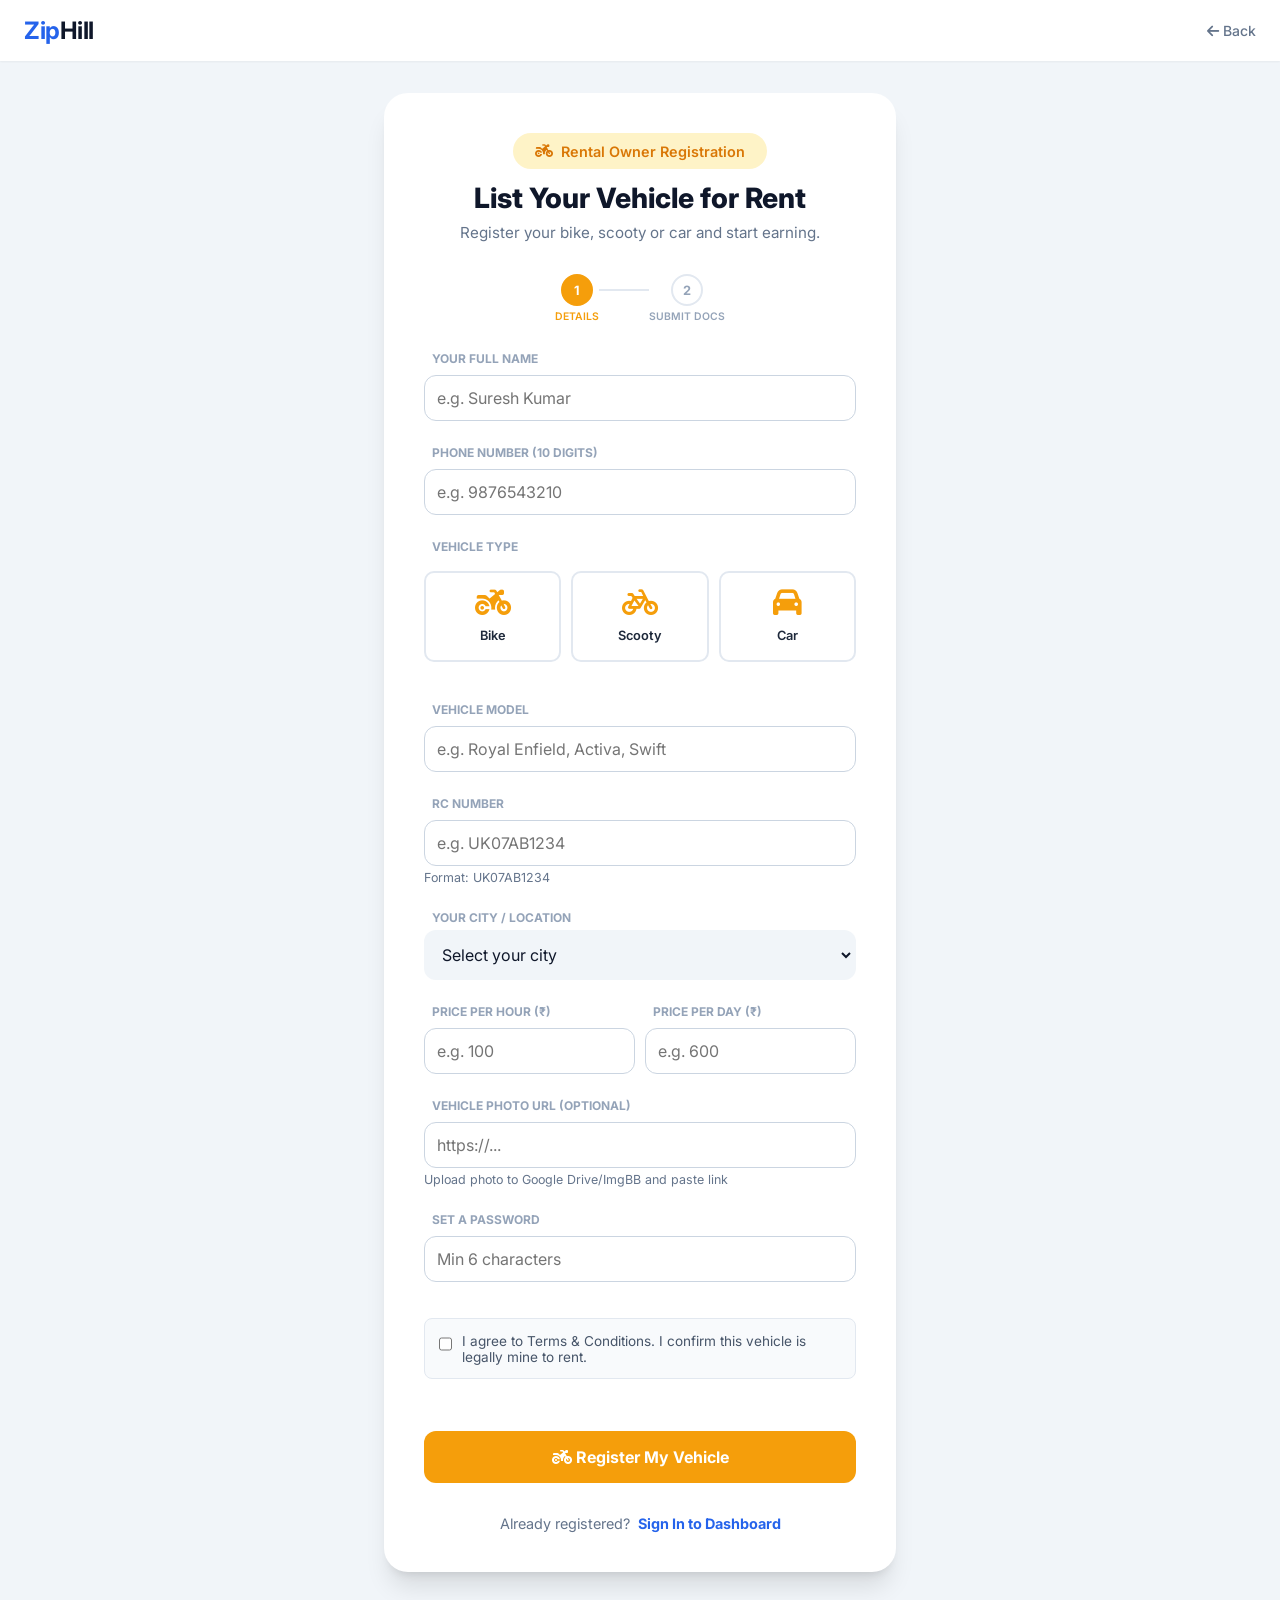
<file: rental-signup.html>
<!DOCTYPE html>
<html lang="en">
<head>
    <meta charset="UTF-8">
    <meta name="viewport" content="width=device-width, initial-scale=1.0">
    <title>Rental Registration | ZipHill</title>
    <link rel="stylesheet" href="style.css">
    <link href="https://cdnjs.cloudflare.com/ajax/libs/font-awesome/6.0.0/css/all.min.css" rel="stylesheet">
    <link rel="manifest" href="manifest.json">
    <meta name="theme-color" content="#f59e0b">
    <style>
        .steps-bar { display:flex; align-items:center; justify-content:center; gap:0; margin-bottom:1.5rem; }
        .step-item { display:flex; flex-direction:column; align-items:center; gap:4px; }
        .step-circle { width:32px; height:32px; border-radius:50%; display:flex; align-items:center; justify-content:center; font-size:0.8rem; font-weight:700; border:2px solid #e2e8f0; background:white; color:#94a3b8; transition:all 0.3s; }
        .step-circle.active { border-color:#f59e0b; background:#f59e0b; color:white; }
        .step-circle.done   { border-color:#10b981; background:#10b981; color:white; }
        .step-label { font-size:0.65rem; color:#94a3b8; font-weight:600; text-transform:uppercase; }
        .step-label.active { color:#f59e0b; }
        .step-label.done   { color:#10b981; }
        .step-line { width:50px; height:2px; background:#e2e8f0; margin-bottom:18px; }
        .step-line.done { background:#10b981; }
        .step-panel { display:none; }
        .step-panel.active { display:block; }
        .vehicle-type-grid { display:grid; grid-template-columns:repeat(3,1fr); gap:10px; margin:1rem 0; }
        .vtype-card { border:2px solid #e2e8f0; border-radius:10px; padding:1rem 0.5rem; text-align:center; cursor:pointer; transition:all 0.2s; background:white; }
        .vtype-card:hover, .vtype-card.selected { border-color:#f59e0b; background:#fffbeb; }
        .vtype-card i { font-size:1.8rem; color:#f59e0b; display:block; margin-bottom:6px; }
        .vtype-card span { font-size:0.8rem; font-weight:600; color:#1e293b; }
    </style>
</head>
<body class="bg-gray">

<nav class="navbar">
    <div class="logo"><a href="index.html" style="text-decoration:none;color:inherit;">Zip<span>Hill</span></a></div>
    <div class="nav-links">
        <a href="rental.html" class="help-link"><i class="fa-solid fa-arrow-left"></i> Back</a>
    </div>
</nav>

<main class="auth-container">
    <div class="auth-card" style="max-width:32rem;">

        <div class="auth-header">
            <div style="display:flex;justify-content:center;margin-bottom:0.75rem;">
                <div style="background:#fef3c7;color:#d97706;padding:0.6rem 1.4rem;border-radius:999px;font-size:0.9rem;font-weight:600;display:flex;align-items:center;gap:0.5rem;">
                    <i class="fa-solid fa-motorcycle"></i> Rental Owner Registration
                </div>
            </div>
            <h2>List Your Vehicle for Rent</h2>
            <p>Register your bike, scooty or car and start earning.</p>
        </div>

        <div class="steps-bar">
            <div class="step-item">
                <div class="step-circle active" id="s1-circle">1</div>
                <div class="step-label active" id="s1-label">Details</div>
            </div>
            <div class="step-line" id="line-1"></div>
            <div class="step-item">
                <div class="step-circle" id="s2-circle">2</div>
                <div class="step-label" id="s2-label">Submit Docs</div>
            </div>
        </div>

        <!-- STEP 1 -->
        <div class="step-panel active" id="step1">
            <form id="rental-form" onsubmit="submitRental(event)" class="auth-form">

                <div class="input-group">
                    <label>Your Full Name</label>
                    <input type="text" id="r-name" placeholder="e.g. Suresh Kumar" required>
                </div>

                <div class="input-group">
                    <label>Phone Number (10 digits)</label>
                    <input type="tel" id="r-phone" pattern="[0-9]{10}" maxlength="10" placeholder="e.g. 9876543210" required>
                </div>

                <div class="input-group">
                    <label>Vehicle Type</label>
                    <div class="vehicle-type-grid">
                        <div class="vtype-card" onclick="selectType('Bike')" id="type-Bike">
                            <i class="fa-solid fa-motorcycle"></i>
                            <span>Bike</span>
                        </div>
                        <div class="vtype-card" onclick="selectType('Scooty')" id="type-Scooty">
                            <i class="fa-solid fa-bicycle"></i>
                            <span>Scooty</span>
                        </div>
                        <div class="vtype-card" onclick="selectType('Car')" id="type-Car">
                            <i class="fa-solid fa-car"></i>
                            <span>Car</span>
                        </div>
                    </div>
                    <input type="hidden" id="r-type" required>
                </div>

                <div class="input-group">
                    <label>Vehicle Model</label>
                    <input type="text" id="r-model" placeholder="e.g. Royal Enfield, Activa, Swift" required>
                </div>

                <div class="input-group">
                    <label>RC Number</label>
                    <input type="text" id="r-rc" placeholder="e.g. UK07AB1234" maxlength="12" required
                        oninput="this.value = this.value.toUpperCase().replace(/\s/g,'')">
                    <small style="color:#64748b;font-size:0.78rem;">Format: UK07AB1234</small>
                </div>

                <div class="input-group">
                    <label>Your City / Location</label>
                    <select id="r-location" required>
                        <option value="">Select your city</option>
                        <option>Tehri Garhwal</option><option>New Tehri</option><option>Chamba</option>
                        <option>Narendra Nagar</option><option>Ghansali</option><option>Dehradun</option>
                        <option>Mussoorie</option><option>Rishikesh</option><option>Haridwar</option>
                        <option>Roorkee</option><option>Uttarkashi</option><option>Pauri</option>
                        <option>Kotdwar</option><option>Lansdowne</option><option>Srinagar</option>
                        <option>Rudraprayag</option><option>Gopeshwar</option><option>Joshimath</option>
                        <option>Nainital</option><option>Haldwani</option><option>Almora</option>
                        <option>Ranikhet</option><option>Pithoragarh</option><option>Munsiyari</option>
                        <option>Rudrapur</option><option>Kashipur</option><option>Ramnagar</option>
                    </select>
                </div>

                <div style="display:grid;grid-template-columns:1fr 1fr;gap:10px;">
                    <div class="input-group">
                        <label>Price per Hour (₹)</label>
                        <input type="number" id="r-price-hour" placeholder="e.g. 100" min="0">
                    </div>
                    <div class="input-group">
                        <label>Price per Day (₹)</label>
                        <input type="number" id="r-price-day" placeholder="e.g. 600" min="0">
                    </div>
                </div>

                <div class="input-group">
                    <label>Vehicle Photo URL (optional)</label>
                    <input type="url" id="r-photo" placeholder="https://...">
                    <small style="color:#64748b;font-size:0.78rem;">Upload photo to Google Drive/ImgBB and paste link</small>
                </div>

                <div class="input-group">
                    <label>Set a Password</label>
                    <input type="password" id="r-password" placeholder="Min 6 characters" minlength="6" required>
                </div>

                <div style="display:flex;align-items:flex-start;gap:10px;margin:1rem 0;padding:0.85rem;background:#f8fafc;border-radius:8px;border:1px solid #e2e8f0;">
                    <input type="checkbox" id="r-terms" style="margin-top:3px;width:16px;height:16px;accent-color:#f59e0b;" required>
                    <label for="r-terms" style="font-size:0.85rem;color:#475569;cursor:pointer;">
                        I agree to Terms & Conditions. I confirm this vehicle is legally mine to rent.
                    </label>
                </div>

                <p id="r-error" style="color:#ef4444;font-size:0.85rem;margin-bottom:0.75rem;display:none;">
                    <i class="fa-solid fa-circle-exclamation"></i> <span id="r-error-msg"></span>
                </p>

                <button type="submit" class="proceed-btn auth-btn" id="r-btn" style="background:#f59e0b;">
                    <i class="fa-solid fa-motorcycle"></i> Register My Vehicle
                </button>
            </form>
            <div class="auth-footer">
                <p>Already registered? <a href="rental-dashboard.html">Sign In to Dashboard</a></p>
            </div>
        </div>

        <!-- STEP 2 -->
        <div class="step-panel" id="step2">
            <div style="background:linear-gradient(135deg,#ecfdf5,#d1fae5);border:1px solid #6ee7b7;border-radius:12px;padding:1.5rem;text-align:center;margin-bottom:1.5rem;">
                <div style="font-size:2rem;margin-bottom:0.5rem;">✅</div>
                <h3 style="color:#065f46;margin-bottom:0.25rem;">Registered Successfully!</h3>
                <p style="color:#047857;font-size:0.9rem;">Now send your RC + Owner ID to admin for verification.</p>
            </div>

            <div style="background:#fffbeb;border:1px solid #fcd34d;border-radius:10px;padding:1rem;margin-bottom:1.25rem;">
                <p style="color:#92400e;font-size:0.85rem;font-weight:600;margin-bottom:0.25rem;">
                    <i class="fa-solid fa-clock"></i> Pending Verification
                </p>
                <p style="color:#78350f;font-size:0.82rem;">
                    Send your <strong>RC book photo + any owner ID</strong> (Aadhaar/driving licence) to admin. Your listing goes live after verification.
                </p>
            </div>

            <button onclick="sendDocs()" class="proceed-btn auth-btn" style="background:#25d366;margin-bottom:1rem;">
                <i class="fa-brands fa-whatsapp"></i> Send RC + ID to Admin
            </button>

            <button onclick="window.location.href='rental-dashboard.html'" class="proceed-btn auth-btn" style="background:#f1f5f9;color:#1e293b;border:1px solid #e2e8f0;">
                <i class="fa-solid fa-gauge"></i> Go to My Dashboard
            </button>
        </div>

    </div>
</main>

<script>
const GAS = "https://script.google.com/macros/s/AKfycbw30qgkPH8ljRmoCpB1XV6zIaiD5PcKsU1HFt1KWEkZ4KM2pVCEMlJbW9g4kYjIo_c/exec";
let regData = {};

if (localStorage.getItem('zipHillRentalUser')) window.location.href = 'rental-dashboard.html';

function selectType(type) {
    document.querySelectorAll('.vtype-card').forEach(c => c.classList.remove('selected'));
    document.getElementById('type-' + type).classList.add('selected');
    document.getElementById('r-type').value = type;
}

async function submitRental(e) {
    e.preventDefault();
    const name     = document.getElementById('r-name').value.trim();
    const phone    = document.getElementById('r-phone').value.trim();
    const type     = document.getElementById('r-type').value;
    const model    = document.getElementById('r-model').value.trim();
    const rc       = document.getElementById('r-rc').value.toUpperCase().replace(/\s/g,'');
    const location = document.getElementById('r-location').value;
    const priceH   = document.getElementById('r-price-hour').value || '0';
    const priceD   = document.getElementById('r-price-day').value || '0';
    const photo    = document.getElementById('r-photo').value || '';
    const password = document.getElementById('r-password').value;
    const errEl    = document.getElementById('r-error');
    const errMsg   = document.getElementById('r-error-msg');
    const btn      = document.getElementById('r-btn');

    if (!type) { errEl.style.display='block'; errMsg.textContent='Please select a vehicle type.'; return; }

    const rcPattern = /^[A-Z]{2}[0-9]{2}[A-Z]{1,2}[0-9]{4}$/;
    if (!rcPattern.test(rc)) { errEl.style.display='block'; errMsg.textContent='Invalid RC Number! Use format: UK07AB1234'; return; }

    errEl.style.display = 'none';
    btn.innerHTML = '<i class="fa-solid fa-spinner fa-spin"></i> Registering...';
    btn.disabled  = true;

    try {
        await fetch(GAS, {
            method:'POST', mode:'no-cors',
            body: JSON.stringify({ action:'rentalSignup', name, phone, vehicle_type:type,
                model, rc_number:rc, location, price_hour:priceH, price_day:priceD, photo, password })
        });

        regData = { name, phone, type, model, rc, location };
        localStorage.setItem('zipHillRentalUser', phone);
        localStorage.setItem('zipHillRentalPass', password);

        document.getElementById('step1').classList.remove('active');
        document.getElementById('step2').classList.add('active');
        document.getElementById('s1-circle').className = 'step-circle done';
        document.getElementById('s1-circle').innerHTML = '<i class="fa-solid fa-check"></i>';
        document.getElementById('s1-label').className  = 'step-label done';
        document.getElementById('line-1').classList.add('done');
        document.getElementById('s2-circle').classList.add('active');
        document.getElementById('s2-label').classList.add('active');

    } catch(err) {
        errEl.style.display = 'block';
        errMsg.textContent  = 'Connection error. Please try again.';
        btn.innerHTML = '<i class="fa-solid fa-motorcycle"></i> Register My Vehicle';
        btn.disabled  = false;
    }
}

function sendDocs() {
    const { name, phone, type, model, rc, location } = regData;
    const msg = encodeURIComponent(
        `Hi ZipHill Admin, I just registered as a rental owner and need verification.\n\nName: ${name}\nPhone: ${phone}\nVehicle: ${type} — ${model}\nRC: ${rc}\nLocation: ${location}\n\n[Attaching RC photo + Owner ID]`
    );
    window.open('https://wa.me/917983447349?text=' + msg, '_blank');
}
</script>
</body>
</html>
</file>
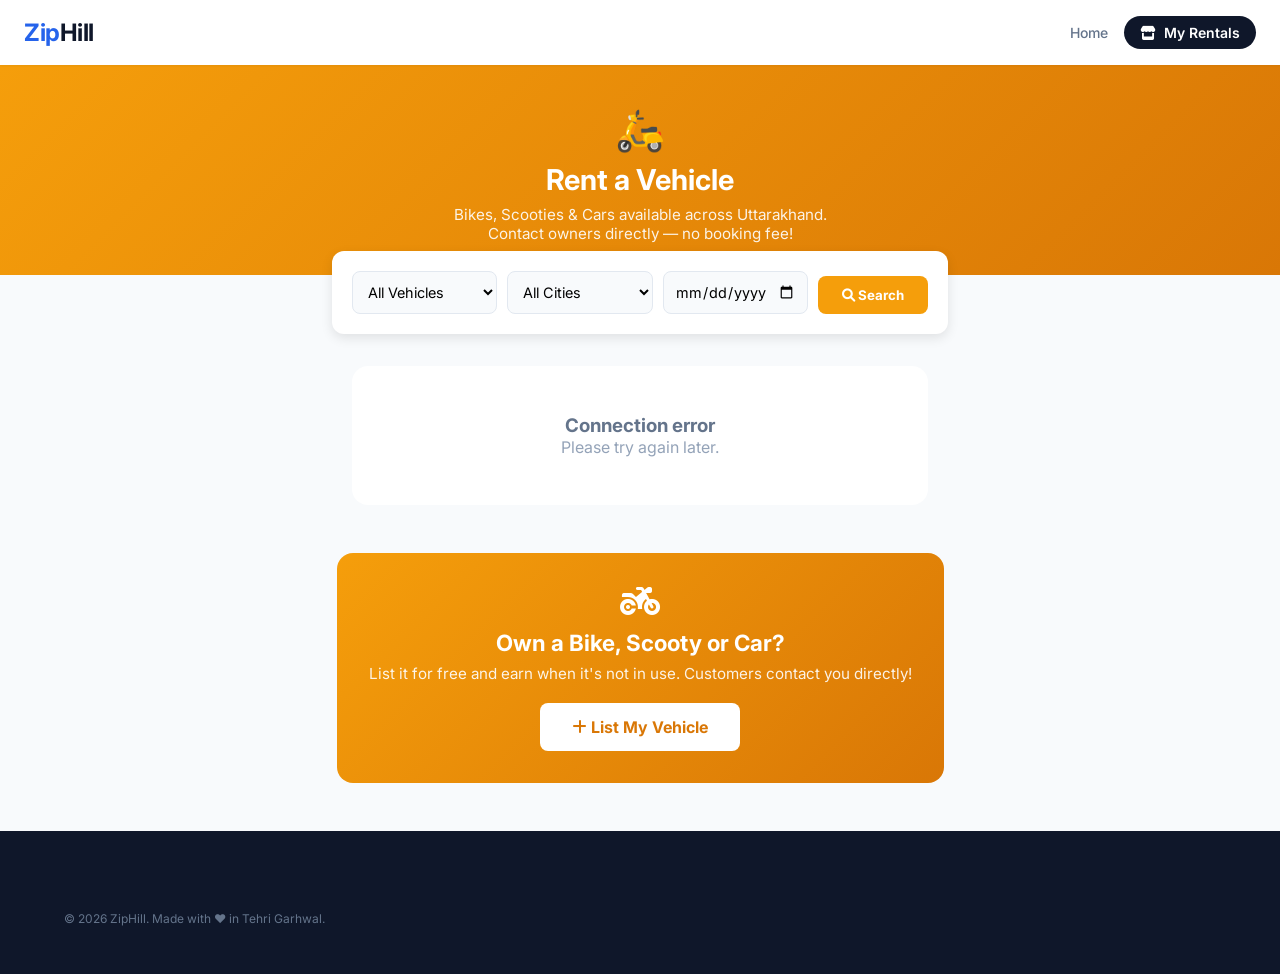
<file: rental.html>
<!DOCTYPE html>
<html lang="en">
<head>
    <meta charset="UTF-8">
    <meta name="viewport" content="width=device-width, initial-scale=1.0">
    <title>Rent a Vehicle | ZipHill</title>
    <link rel="stylesheet" href="style.css">
    <link href="https://cdnjs.cloudflare.com/ajax/libs/font-awesome/6.0.0/css/all.min.css" rel="stylesheet">
    <link rel="manifest" href="manifest.json">
    <meta name="theme-color" content="#f59e0b">
    <style>
        .rental-hero { background:linear-gradient(135deg,#f59e0b,#d97706); color:white; padding:2.5rem 1rem 2rem; text-align:center; }
        .rental-hero h1 { font-size:1.8rem; margin-bottom:0.5rem; }
        .rental-hero p { opacity:0.9; font-size:0.95rem; }
        .filter-bar { background:white; padding:1rem; max-width:900px; margin:-1.5rem auto 1.5rem; border-radius:12px; box-shadow:0 4px 12px rgba(0,0,0,0.1); display:flex; gap:10px; flex-wrap:wrap; align-items:flex-end; }
        .filter-bar select, .filter-bar input { padding:0.7rem; border:1px solid #e2e8f0; border-radius:8px; font-size:0.9rem; background:#f8fafc; }
        .filter-bar select { flex:1; min-width:130px; }
        .filter-bar input[type=date] { flex:1; min-width:130px; }
        .filter-btn { background:#f59e0b; color:white; border:none; padding:0.7rem 1.5rem; border-radius:8px; font-weight:700; cursor:pointer; white-space:nowrap; }
        .results-grid { display:grid; grid-template-columns:repeat(auto-fill,minmax(280px,1fr)); gap:1rem; max-width:900px; margin:0 auto; padding:0 1rem 3rem; }
        .rental-card { background:white; border-radius:12px; overflow:hidden; box-shadow:0 2px 8px rgba(0,0,0,0.08); border-top:4px solid #f59e0b; }
        .rental-card-header { padding:1rem; }
        .rental-card-body { padding:0 1rem 1rem; }
        .rental-card-footer { padding:1rem; border-top:1px solid #f1f5f9; display:flex; align-items:center; justify-content:space-between; gap:0.5rem; }
        .type-badge { display:inline-flex; align-items:center; gap:6px; background:#fef3c7; color:#d97706; font-size:0.78rem; font-weight:700; padding:3px 10px; border-radius:999px; }
        .price-tag { font-size:1rem; font-weight:700; color:#d97706; }
        .price-sub { font-size:0.75rem; color:#64748b; }
        .btn-wa { background:#25d366; color:white; border:none; padding:0.6rem 1rem; border-radius:8px; font-weight:600; cursor:pointer; font-size:0.85rem; display:flex; align-items:center; gap:0.4rem; }
        .btn-call { background:#2563eb; color:white; border:none; padding:0.6rem 1rem; border-radius:8px; font-weight:600; cursor:pointer; font-size:0.85rem; display:flex; align-items:center; gap:0.4rem; }
        .badge-verified { background:#dcfce7; color:#16a34a; font-size:0.7rem; padding:2px 6px; border-radius:99px; font-weight:600; margin-left:4px; }
        .empty-state { grid-column:1/-1; text-align:center; padding:3rem; background:white; border-radius:1rem; }
        .loading-state { grid-column:1/-1; text-align:center; padding:3rem; color:#64748b; }
    </style>
</head>
<body>

<nav class="navbar">
    <div class="logo"><a href="index.html" style="text-decoration:none;color:inherit;">Zip<span>Hill</span></a></div>
    <div class="nav-links">
        <a href="index.html" class="help-link">Home</a>
        <button class="sign-in-btn" onclick="window.location.href='rental-dashboard.html'">
            <i class="fa-solid fa-store"></i> My Rentals
        </button>
    </div>
</nav>

<div class="rental-hero">
    <div style="font-size:2.5rem;margin-bottom:0.5rem;">🛵</div>
    <h1>Rent a Vehicle</h1>
    <p>Bikes, Scooties & Cars available across Uttarakhand.<br>Contact owners directly — no booking fee!</p>
</div>

<!-- Filters -->
<div class="filter-bar" style="padding:1.25rem;">
    <select id="f-type" onchange="applyFilters()">
        <option value="">All Vehicles</option>
        <option value="Bike">🏍️ Bikes</option>
        <option value="Scooty">🛵 Scooty</option>
        <option value="Car">🚗 Cars</option>
    </select>
    <select id="f-location" onchange="applyFilters()">
        <option value="">All Cities</option>
        <option>Tehri Garhwal</option><option>New Tehri</option><option>Chamba</option>
        <option>Narendra Nagar</option><option>Ghansali</option><option>Dehradun</option>
        <option>Mussoorie</option><option>Rishikesh</option><option>Haridwar</option>
        <option>Roorkee</option><option>Uttarkashi</option><option>Pauri</option>
        <option>Kotdwar</option><option>Lansdowne</option><option>Srinagar</option>
        <option>Rudraprayag</option><option>Gopeshwar</option><option>Joshimath</option>
        <option>Nainital</option><option>Haldwani</option><option>Almora</option>
        <option>Ranikhet</option><option>Pithoragarh</option><option>Munsiyari</option>
        <option>Rudrapur</option><option>Kashipur</option><option>Ramnagar</option>
    </select>
    <input type="date" id="f-date" onchange="applyFilters()" min="">
    <button class="filter-btn" onclick="applyFilters()"><i class="fa-solid fa-magnifying-glass"></i> Search</button>
</div>

<div style="max-width:900px;margin:0 auto;padding:0 1rem 0.5rem;">
    <p style="color:#64748b;font-size:0.9rem;" id="result-count"></p>
</div>

<div class="results-grid" id="results-grid">
    <div class="loading-state"><i class="fa-solid fa-spinner fa-spin" style="font-size:1.5rem;"></i><br><br>Loading available vehicles...</div>
</div>

<!-- Owner CTA -->
<section style="max-width:900px;margin:0 auto 3rem;padding:0 1rem;">
    <div style="background:linear-gradient(135deg,#f59e0b,#d97706);border-radius:1rem;padding:2rem;color:white;text-align:center;">
        <i class="fa-solid fa-motorcycle" style="font-size:2rem;margin-bottom:0.75rem;display:block;"></i>
        <h2 style="font-size:1.4rem;margin-bottom:0.5rem;">Own a Bike, Scooty or Car?</h2>
        <p style="opacity:0.9;margin-bottom:1.25rem;font-size:0.95rem;">List it for free and earn when it's not in use. Customers contact you directly!</p>
        <button onclick="window.location.href='rental-signup.html'" style="background:white;color:#d97706;border:none;padding:0.85rem 2rem;border-radius:0.5rem;font-weight:700;font-size:1rem;cursor:pointer;">
            <i class="fa-solid fa-plus"></i> List My Vehicle
        </button>
    </div>
</section>

<footer class="footer" style="margin-top:auto;">
    <div class="footer-bottom" style="margin-top:0;padding-top:2rem;">
        <p>&copy; 2026 ZipHill. Made with ❤️ in Tehri Garhwal.</p>
    </div>
</footer>

<script>
const GAS = "https://script.google.com/macros/s/AKfycbw30qgkPH8ljRmoCpB1XV6zIaiD5PcKsU1HFt1KWEkZ4KM2pVCEMlJbW9g4kYjIo_c/exec";
let allRentals = [];

document.getElementById('f-date').min = new Date().toISOString().split('T')[0];

async function loadRentals() {
    try {
        const res = await fetch(GAS + '?action=getRentals');
        allRentals = await res.json();
        applyFilters();
    } catch(e) {
        document.getElementById('results-grid').innerHTML = '<div class="empty-state"><h3 style="color:#64748b;">Connection error</h3><p style="color:#94a3b8;">Please try again later.</p></div>';
    }
}

function applyFilters() {
    const typeFilter  = document.getElementById('f-type').value;
    const cityFilter  = document.getElementById('f-location').value;
    const dateFilter  = document.getElementById('f-date').value;
    const today       = new Date().toISOString().split('T')[0];
    const grid        = document.getElementById('results-grid');

    const filtered = allRentals.filter(r => {
        if (typeFilter && r.vehicle_type !== typeFilter) return false;
        if (cityFilter && r.location !== cityFilter) return false;
        if (dateFilter && r.blocked_dates && r.blocked_dates !== 'none') {
            const blocked = r.blocked_dates.split(',').map(d => d.trim()).filter(Boolean);
            if (blocked.includes(dateFilter)) return false;
        }
        return true;
    });

    document.getElementById('result-count').textContent = filtered.length + ' vehicle(s) found';

    if (filtered.length === 0) {
        grid.innerHTML = `<div class="empty-state">
            <i class="fa-solid fa-motorcycle" style="font-size:2.5rem;color:#e2e8f0;display:block;margin-bottom:1rem;"></i>
            <h3 style="color:#64748b;">No vehicles found</h3>
            <p style="color:#94a3b8;">Try a different city or vehicle type.</p>
            <button onclick="window.open('https://wa.me/917983447349?text=Hi ZipHill, I need a rental vehicle.','_blank')" style="background:#25d366;color:white;border:none;padding:0.75rem 1.5rem;border-radius:8px;font-weight:700;cursor:pointer;margin-top:1rem;font-size:0.95rem;">
                <i class="fa-brands fa-whatsapp"></i> Ask Admin for Help
            </button>
        </div>`;
        return;
    }

    const typeIcon = t => t === 'Bike' ? 'fa-motorcycle' : t === 'Scooty' ? 'fa-bicycle' : 'fa-car';

    grid.innerHTML = filtered.map(r => {
        const waMsg = encodeURIComponent(`Hi ${r.name}, I found your ${r.vehicle_type} (${r.model}) on ZipHill. I want to rent it. Please share details.`);
        const avatar = r.photo
            ? `<img src="${r.photo}" alt="${r.name}" style="width:100%;height:100%;border-radius:50%;object-fit:cover;">`
            : `<i class="fa-solid ${typeIcon(r.vehicle_type)}" style="font-size:1.4rem;color:#f59e0b;"></i>`;
        return `
        <div class="rental-card">
            <div class="rental-card-header">
                <div style="display:flex;align-items:center;gap:10px;">
                    <div style="width:52px;height:52px;border-radius:50%;background:#fef3c7;display:flex;align-items:center;justify-content:center;flex-shrink:0;overflow:hidden;">${avatar}</div>
                    <div>
                        <div style="font-weight:700;font-size:0.95rem;">${r.name} ${r.verified ? '<span class="badge-verified"><i class="fa-solid fa-circle-check"></i> Verified</span>' : ''}</div>
                        <div class="type-badge"><i class="fa-solid ${typeIcon(r.vehicle_type)}"></i> ${r.vehicle_type}</div>
                    </div>
                </div>
            </div>
            <div class="rental-card-body">
                <div style="font-size:1rem;font-weight:700;color:#1e293b;margin-bottom:4px;">${r.model}</div>
                <div style="font-size:0.82rem;color:#64748b;margin-bottom:8px;"><i class="fa-solid fa-location-dot" style="color:#f59e0b;width:14px;"></i> ${r.location || '—'}</div>
                <div style="display:flex;gap:1rem;flex-wrap:wrap;">
                    ${r.price_hour && r.price_hour !== '0' ? `<div class="price-tag">₹${r.price_hour} <span class="price-sub">/ hour</span></div>` : ''}
                    ${r.price_day  && r.price_day  !== '0' ? `<div class="price-tag">₹${r.price_day} <span class="price-sub">/ day</span></div>` : ''}
                </div>
            </div>
            <div class="rental-card-footer">
                <div style="display:flex;gap:8px;">
                    <button class="btn-wa" onclick="window.open('https://wa.me/91${r.phone}?text=${waMsg}','_blank')">
                        <i class="fa-brands fa-whatsapp"></i> WhatsApp
                    </button>
                    <button class="btn-call" onclick="window.location.href='tel:+91${r.phone}'">
                        <i class="fa-solid fa-phone"></i> Call
                    </button>
                </div>
            </div>
        </div>`;
    }).join('');
}

loadRentals();
</script>
</body>
</html>
</file>
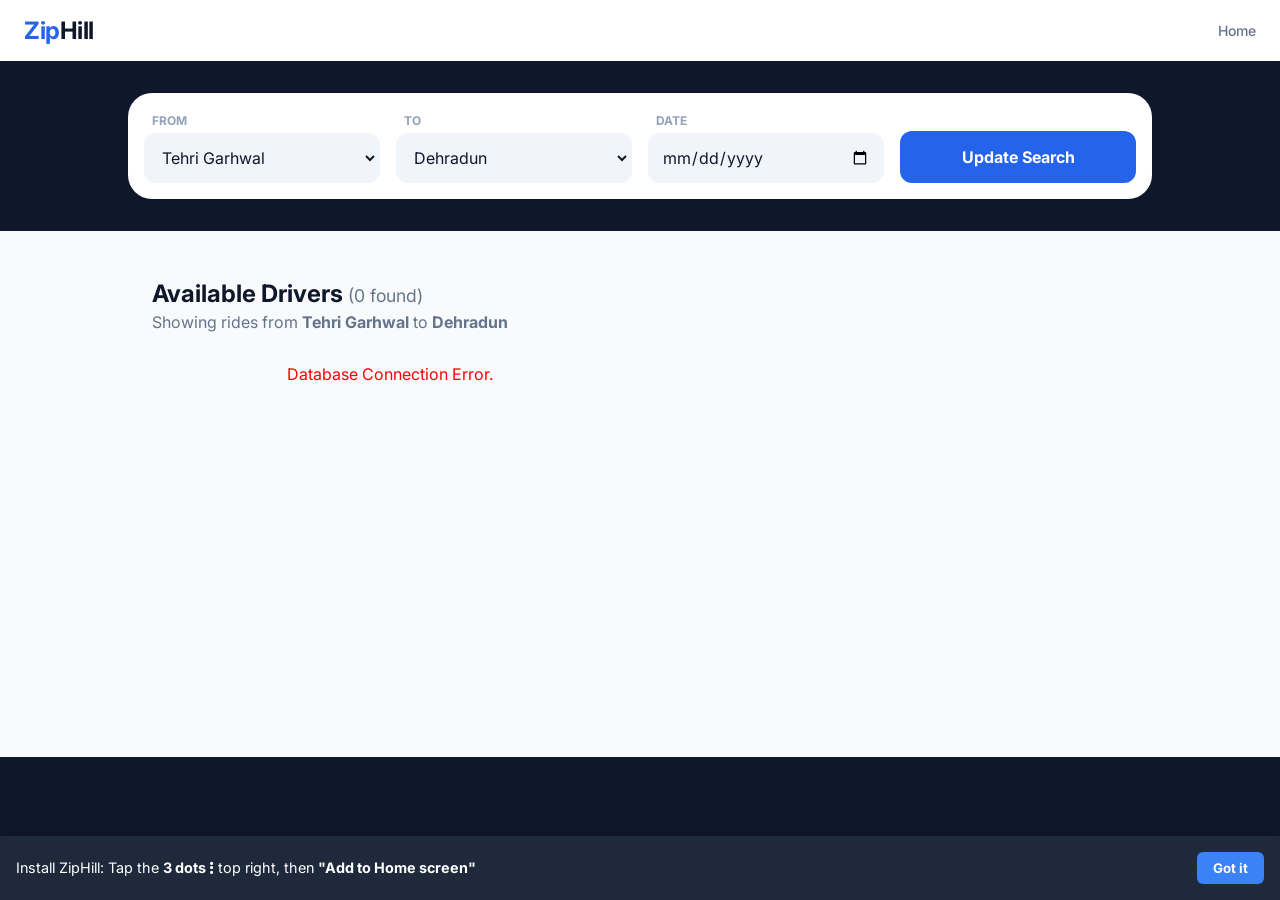
<file: search.html>
<!DOCTYPE html>
<html lang="en">
<head>
    <meta charset="UTF-8">
    <meta name="viewport" content="width=device-width, initial-scale=1.0">
    <title>Find Drivers | ZipHill</title>
    <link rel="stylesheet" href="style.css">
    <link href="https://cdnjs.cloudflare.com/ajax/libs/font-awesome/6.0.0/css/all.min.css" rel="stylesheet">
    <link rel="manifest" href="manifest.json">
<meta name="theme-color" content="#2563eb">
    <script src="script.js" defer></script>
<script>
document.addEventListener('DOMContentLoaded', function() {
    const today = new Date().toISOString().split('T')[0];
    const d = document.getElementById('search-date');
    if (d) d.min = today;
});
</script>
</head>
<body>

    <nav class="navbar">
        <div class="logo"><a href="index.html" style="text-decoration:none; color:inherit;">Zip<span>Hill</span></a></div>
        <div class="nav-links">
            <a href="index.html" class="help-link">Home</a>
        </div>
    </nav>

    <div class="compact-search">
        <form action="search.html" method="GET" class="booking-box compact-box">
            <div class="input-group">
                <label>From</label>
                <select name="from" id="search-from">
                    <option value="Almora">Almora</option>
                    <option value="Augustmuni">Augustmuni</option>
                    <option value="Badrinath">Badrinath</option>
                    <option value="Bageshwar">Bageshwar</option>
                    <option value="Barkot">Barkot</option>
                    <option value="Bhimtal">Bhimtal</option>
                    <option value="Chamba">Chamba</option>
                    <option value="Champawat">Champawat</option>
                    <option value="Dehradun">Dehradun</option>
                    <option value="Delhi (NCR)">Delhi (NCR)</option>
                    <option value="Devprayag">Devprayag</option>
                    <option value="Dharchula">Dharchula</option>
                    <option value="Doiwala">Doiwala</option>
                    <option value="Gangotri">Gangotri</option>
                    <option value="Ghansali">Ghansali</option>
                    <option value="Gopeshwar">Gopeshwar</option>
                    <option value="Haldwani">Haldwani</option>
                    <option value="Haridwar">Haridwar</option>
                    <option value="Harsil">Harsil</option>
                    <option value="Jaspur">Jaspur</option>
                    <option value="Joshimath">Joshimath</option>
                    <option value="Kaladhungi">Kaladhungi</option>
                    <option value="Karnaprayag">Karnaprayag</option>
                    <option value="Kashipur">Kashipur</option>
                    <option value="Kedarnath">Kedarnath</option>
                    <option value="Khatima">Khatima</option>
                    <option value="Kotdwar">Kotdwar</option>
                    <option value="Laksar">Laksar</option>
                    <option value="Lansdowne">Lansdowne</option>
                    <option value="Lohaghat">Lohaghat</option>
                    <option value="Munsiyari">Munsiyari</option>
                    <option value="Mussoorie">Mussoorie</option>
                    <option value="Nainital">Nainital</option>
                    <option value="Nandprayag">Nandprayag</option>
                    <option value="Narendra Nagar">Narendra Nagar</option>
                    <option value="New Tehri">New Tehri</option>
                    <option value="Pauri">Pauri</option>
                    <option value="Pithoragarh">Pithoragarh</option>
                    <option value="Ramnagar">Ramnagar</option>
                    <option value="Ranikhet">Ranikhet</option>
                    <option value="Rishikesh">Rishikesh</option>
                    <option value="Roorkee">Roorkee</option>
                    <option value="Rudraprayag">Rudraprayag</option>
                    <option value="Rudrapur">Rudrapur</option>
                    <option value="Sitarganj">Sitarganj</option>
                    <option value="Someshwar">Someshwar</option>
                    <option value="Srinagar">Srinagar</option>
                    <option value="Tanakpur">Tanakpur</option>
                    <option value="Tehri Garhwal" selected>Tehri Garhwal</option>
                    <option value="Ukhimath">Ukhimath</option>
                    <option value="Uttarkashi">Uttarkashi</option>
                    <option value="Vikasnagar">Vikasnagar</option>
                </select>
            </div>
            <div class="input-group">
                <label>To</label>
                <select name="to" id="search-to">
                    <option value="Almora">Almora</option>
                    <option value="Augustmuni">Augustmuni</option>
                    <option value="Badrinath">Badrinath</option>
                    <option value="Bageshwar">Bageshwar</option>
                    <option value="Barkot">Barkot</option>
                    <option value="Bhimtal">Bhimtal</option>
                    <option value="Chamba">Chamba</option>
                    <option value="Champawat">Champawat</option>
                    <option value="Dehradun" selected>Dehradun</option>
                    <option value="Delhi (NCR)">Delhi (NCR)</option>
                    <option value="Devprayag">Devprayag</option>
                    <option value="Dharchula">Dharchula</option>
                    <option value="Doiwala">Doiwala</option>
                    <option value="Gangotri">Gangotri</option>
                    <option value="Ghansali">Ghansali</option>
                    <option value="Gopeshwar">Gopeshwar</option>
                    <option value="Haldwani">Haldwani</option>
                    <option value="Haridwar">Haridwar</option>
                    <option value="Harsil">Harsil</option>
                    <option value="Jaspur">Jaspur</option>
                    <option value="Joshimath">Joshimath</option>
                    <option value="Kaladhungi">Kaladhungi</option>
                    <option value="Karnaprayag">Karnaprayag</option>
                    <option value="Kashipur">Kashipur</option>
                    <option value="Kedarnath">Kedarnath</option>
                    <option value="Khatima">Khatima</option>
                    <option value="Kotdwar">Kotdwar</option>
                    <option value="Laksar">Laksar</option>
                    <option value="Lansdowne">Lansdowne</option>
                    <option value="Lohaghat">Lohaghat</option>
                    <option value="Munsiyari">Munsiyari</option>
                    <option value="Mussoorie">Mussoorie</option>
                    <option value="Nainital">Nainital</option>
                    <option value="Nandprayag">Nandprayag</option>
                    <option value="Narendra Nagar">Narendra Nagar</option>
                    <option value="New Tehri">New Tehri</option>
                    <option value="Pauri">Pauri</option>
                    <option value="Pithoragarh">Pithoragarh</option>
                    <option value="Ramnagar">Ramnagar</option>
                    <option value="Ranikhet">Ranikhet</option>
                    <option value="Rishikesh">Rishikesh</option>
                    <option value="Roorkee">Roorkee</option>
                    <option value="Rudraprayag">Rudraprayag</option>
                    <option value="Rudrapur">Rudrapur</option>
                    <option value="Sitarganj">Sitarganj</option>
                    <option value="Someshwar">Someshwar</option>
                    <option value="Srinagar">Srinagar</option>
                    <option value="Tanakpur">Tanakpur</option>
                    <option value="Tehri Garhwal">Tehri Garhwal</option>
                    <option value="Ukhimath">Ukhimath</option>
                    <option value="Uttarkashi">Uttarkashi</option>
                    <option value="Vikasnagar">Vikasnagar</option>
                </select>
            </div>
            <div class="input-group">
                <label>Date</label>
                <input type="date" name="date" id="search-date">
            </div>
            <button type="submit" class="proceed-btn">Update Search</button>
        </form>
    </div>

    <main class="results-container">
        <div class="results-header">
            <h2>Available Drivers <span id="result-count">(0 found)</span></h2>
            <p>Showing rides from <strong id="display-from">...</strong> to <strong id="display-to">...</strong></p>
        </div>

        <div class="results-grid" id="results-grid">
            </div>
    </main>

    <footer class="footer" style="margin-top: auto;">
        <div class="footer-bottom" style="margin-top:0; padding-top:2rem;">
            <p>&copy; 2026 ZipHill. Made with ❤️ in Tehri Garhwal.</p>
        </div>
    </footer>

</body>
</html>
</file>
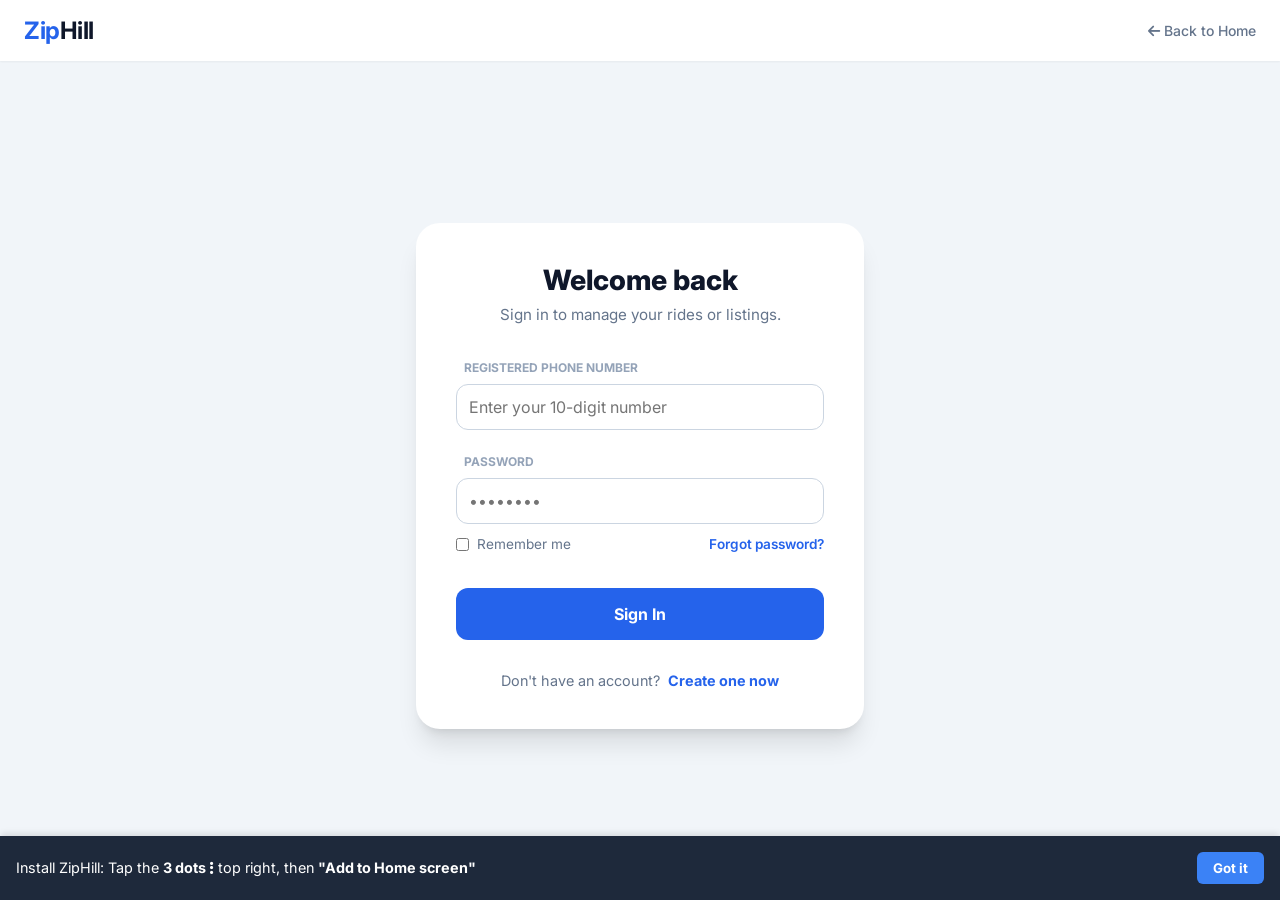
<file: signin.html>
<!DOCTYPE html>
<html lang="en">
<head>
    <meta charset="UTF-8">
    <meta name="viewport" content="width=device-width, initial-scale=1.0">
    <title>Sign In | ZipHill</title>
    <link rel="stylesheet" href="style.css">
    <link href="https://cdnjs.cloudflare.com/ajax/libs/font-awesome/6.0.0/css/all.min.css" rel="stylesheet">
    <link rel="manifest" href="manifest.json">
    <meta name="theme-color" content="#2563eb">
</head>
<body class="bg-gray">

    <nav class="navbar">
        <div class="logo"><a href="index.html" style="text-decoration:none; color:inherit;">Zip<span>Hill</span></a></div>
        <div class="nav-links">
            <a href="index.html" class="help-link"><i class="fa-solid fa-arrow-left"></i> Back to Home</a>
        </div>
    </nav>

    <main class="auth-container">
        <div class="auth-card">
            <div class="auth-header">
                <h2>Welcome back</h2>
                <p>Sign in to manage your rides or listings.</p>
            </div>

            <form id="signin-form" class="auth-form">
                <div class="input-group">
                    <label>Registered Phone Number</label>
                    <input type="tel" id="login-phone" pattern="[0-9]{10}" placeholder="Enter your 10-digit number" required>
                </div>
                
                <div class="input-group">
                    <label>Password</label>
                    <input type="password" id="login-password" placeholder="••••••••" required>
                     <p id="login-error" style="color: #ef4444; font-size: 0.85rem; margin-top: 0.5rem; display: none; font-weight: 500;">
                        <i class="fa-solid fa-circle-exclamation"></i> Incorrect phone number or password.
                    </p>
                   
                </div>

                <div class="auth-options">
                    <label class="remember-me">
                        <input type="checkbox"> Remember me
                    </label>
                    <a href="forgot-password.html" class="forgot-password">Forgot password?</a>
                </div>

                <button type="submit" class="proceed-btn auth-btn" id="login-btn">Sign In</button>
            </form>

            <div class="auth-footer">
                <p>Don't have an account? <a href="signup.html">Create one now</a></p>
            </div>
        </div>
    </main>

    <script src="script.js"></script>
<script>
// Override login error to show inline instead of alert
document.addEventListener("DOMContentLoaded", () => {
    const form = document.getElementById("signin-form");
    if (!form) return;
    form.addEventListener("submit", function(e) {
        e.preventDefault();
        const phone = document.getElementById("login-phone").value;
        const pass = document.getElementById("login-password").value;
        const btn = document.getElementById("login-btn");
        const errorDiv = document.getElementById("login-error");
        const databaseURL = "https://script.google.com/macros/s/AKfycbw30qgkPH8ljRmoCpB1XV6zIaiD5PcKsU1HFt1KWEkZ4KM2pVCEMlJbW9g4kYjIo_c/exec";
        btn.innerHTML = "Checking...";
        errorDiv.style.display = "none";
        fetch(databaseURL + "?phone=" + encodeURIComponent(phone) + "&password=" + encodeURIComponent(pass))
        .then(r => r.json())
        .then(data => {
            if (data.found) {
                localStorage.setItem("zipHillUser", phone);
                localStorage.setItem("zipHillPass", pass);
                window.location.href = "dashboard.html";
            } else {
                errorDiv.style.display = "block";
                btn.innerHTML = "Sign In";
            }
        })
        .catch(() => {
            errorDiv.style.display = "block";
            btn.innerHTML = "Sign In";
        });
    }, true); // capture phase so it fires before script.js
});
</script>
</body>
</html>
</file>
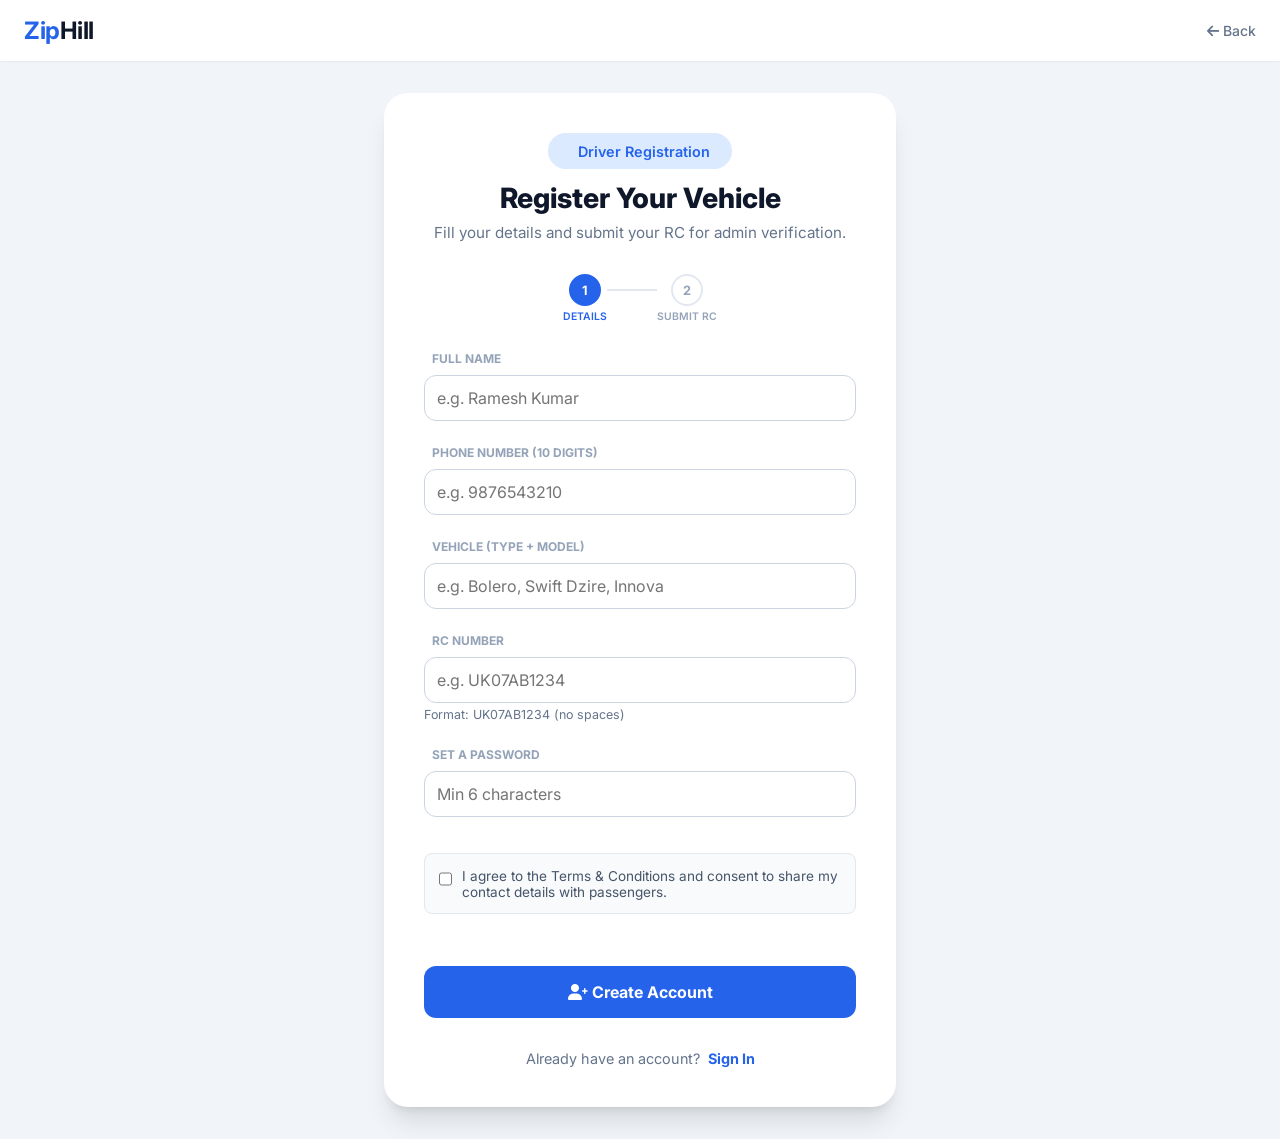
<file: signup.html>
<!DOCTYPE html>
<html lang="en">
<head>
    <meta charset="UTF-8">
    <meta name="viewport" content="width=device-width, initial-scale=1.0">
    <title>Driver Registration | ZipHill</title>
    <link rel="stylesheet" href="style.css">
    <link href="https://cdnjs.cloudflare.com/ajax/libs/font-awesome/6.0.0/css/all.min.css" rel="stylesheet">
    <link rel="manifest" href="manifest.json">
    <meta name="theme-color" content="#2563eb">
    <style>
        .steps-bar { display:flex; align-items:center; justify-content:center; gap:0; margin-bottom:1.5rem; }
        .step-item { display:flex; flex-direction:column; align-items:center; gap:4px; }
        .step-circle { width:32px; height:32px; border-radius:50%; display:flex; align-items:center; justify-content:center; font-size:0.8rem; font-weight:700; border:2px solid #e2e8f0; background:white; color:#94a3b8; transition:all 0.3s; }
        .step-circle.active { border-color:#2563eb; background:#2563eb; color:white; }
        .step-circle.done   { border-color:#10b981; background:#10b981; color:white; }
        .step-label { font-size:0.65rem; color:#94a3b8; font-weight:600; text-transform:uppercase; }
        .step-label.active  { color:#2563eb; }
        .step-label.done    { color:#10b981; }
        .step-line { width:50px; height:2px; background:#e2e8f0; margin-bottom:18px; transition:background 0.3s; }
        .step-line.done { background:#10b981; }
        .step-panel { display:none; }
        .step-panel.active { display:block; }
    </style>
</head>
<body class="bg-gray">

<nav class="navbar">
    <div class="logo"><a href="index.html" style="text-decoration:none;color:inherit;">Zip<span>Hill</span></a></div>
    <div class="nav-links">
        <a href="index.html" class="help-link"><i class="fa-solid fa-arrow-left"></i> Back</a>
    </div>
</nav>

<main class="auth-container">
    <div class="auth-card" style="max-width:32rem;">

        <div class="auth-header">
            <div style="display:flex;justify-content:center;margin-bottom:0.75rem;">
                <div style="background:#dbeafe;color:#2563eb;padding:0.6rem 1.4rem;border-radius:999px;font-size:0.9rem;font-weight:600;display:flex;align-items:center;gap:0.5rem;">
                    <i class="fa-solid fa-steering-wheel"></i> Driver Registration
                </div>
            </div>
            <h2>Register Your Vehicle</h2>
            <p>Fill your details and submit your RC for admin verification.</p>
        </div>

        <div class="steps-bar">
            <div class="step-item">
                <div class="step-circle active" id="s1-circle">1</div>
                <div class="step-label active" id="s1-label">Details</div>
            </div>
            <div class="step-line" id="line-1"></div>
            <div class="step-item">
                <div class="step-circle" id="s2-circle">2</div>
                <div class="step-label" id="s2-label">Submit RC</div>
            </div>
        </div>

        <!-- STEP 1 -->
        <div class="step-panel active" id="step1">
            <form id="details-form" onsubmit="submitDetails(event)" class="auth-form">
                <div class="input-group">
                    <label>Full Name</label>
                    <input type="text" id="signup-name" placeholder="e.g. Ramesh Kumar" required>
                </div>
                <div class="input-group">
                    <label>Phone Number (10 digits)</label>
                    <input type="tel" id="signup-phone" pattern="[0-9]{10}" maxlength="10" placeholder="e.g. 9876543210" required>
                </div>
                <div class="input-group">
                    <label>Vehicle (Type + Model)</label>
                    <input type="text" id="signup-vehicle" placeholder="e.g. Bolero, Swift Dzire, Innova" required>
                </div>
                <div class="input-group">
                    <label>RC Number</label>
                    <input type="text" id="signup-rc" placeholder="e.g. UK07AB1234" maxlength="12" required
                        oninput="this.value = this.value.toUpperCase().replace(/\s/g,'')">
                    <small style="color:#64748b;font-size:0.78rem;">Format: UK07AB1234 (no spaces)</small>
                </div>
                <div class="input-group">
                    <label>Set a Password</label>
                    <input type="password" id="signup-password" placeholder="Min 6 characters" minlength="6" required>
                </div>
                <div style="display:flex;align-items:flex-start;gap:10px;margin:1rem 0;padding:0.85rem;background:#f8fafc;border-radius:8px;border:1px solid #e2e8f0;">
                    <input type="checkbox" id="terms-check" style="margin-top:3px;width:16px;height:16px;accent-color:#2563eb;" required>
                    <label for="terms-check" style="font-size:0.85rem;color:#475569;cursor:pointer;">
                        I agree to the Terms & Conditions and consent to share my contact details with passengers.
                    </label>
                </div>
                <p id="signup-error" style="color:#ef4444;font-size:0.85rem;margin-bottom:0.75rem;display:none;">
                    <i class="fa-solid fa-circle-exclamation"></i> <span id="error-msg"></span>
                </p>
                <button type="submit" class="proceed-btn auth-btn" id="register-btn">
                    <i class="fa-solid fa-user-plus"></i> Create Account
                </button>
            </form>
            <div class="auth-footer">
                <p>Already have an account? <a href="signin.html">Sign In</a></p>
            </div>
        </div>

        <!-- STEP 2 -->
        <div class="step-panel" id="step2">
            <div style="background:linear-gradient(135deg,#ecfdf5,#d1fae5);border:1px solid #6ee7b7;border-radius:12px;padding:1.5rem;text-align:center;margin-bottom:1.5rem;">
                <div style="font-size:2rem;margin-bottom:0.5rem;">✅</div>
                <h3 style="color:#065f46;margin-bottom:0.25rem;">Account Created!</h3>
                <p style="color:#047857;font-size:0.9rem;">Now send your RC photo to the admin on WhatsApp for verification.</p>
            </div>
            <div style="background:#fffbeb;border:1px solid #fcd34d;border-radius:10px;padding:1rem;margin-bottom:1.25rem;">
                <p style="color:#92400e;font-size:0.85rem;font-weight:600;margin-bottom:0.25rem;">
                    <i class="fa-solid fa-clock"></i> Pending Verification
                </p>
                <p style="color:#78350f;font-size:0.82rem;">
                    Your listing will go live only after admin verifies your RC. This usually takes a few hours.
                </p>
            </div>
            <p style="color:#475569;font-size:0.9rem;text-align:center;margin-bottom:1rem;">
                Tap the button below to send your RC book photo to admin:
            </p>
            <button onclick="sendRC()" class="proceed-btn auth-btn" style="background:#25d366;margin-bottom:1rem;">
                <i class="fa-brands fa-whatsapp"></i> Send RC Photo to Admin
            </button>
            <button onclick="window.location.href='signin.html'" class="proceed-btn auth-btn" style="background:#f1f5f9;color:#1e293b;border:1px solid #e2e8f0;">
                <i class="fa-solid fa-right-to-bracket"></i> Go to Sign In
            </button>
        </div>

    </div>
</main>

<script>
const databaseURL = "https://script.google.com/macros/s/AKfycbw30qgkPH8ljRmoCpB1XV6zIaiD5PcKsU1HFt1KWEkZ4KM2pVCEMlJbW9g4kYjIo_c/exec";
let registeredData = {};

if (localStorage.getItem('zipHillUser') && localStorage.getItem('zipHillPass')) {
    window.location.href = 'dashboard.html';
}

async function submitDetails(event) {
    event.preventDefault();
    const name     = document.getElementById('signup-name').value.trim();
    const phone    = document.getElementById('signup-phone').value.trim();
    const vehicle  = document.getElementById('signup-vehicle').value.trim();
    const rc       = document.getElementById('signup-rc').value.toUpperCase().replace(/\s/g,'');
    const password = document.getElementById('signup-password').value;
    const errorEl  = document.getElementById('signup-error');
    const errorMsg = document.getElementById('error-msg');
    const btn      = document.getElementById('register-btn');

    const rcPattern = /^[A-Z]{2}[0-9]{2}[A-Z]{1,2}[0-9]{4}$/;
    if (!rcPattern.test(rc)) {
        errorEl.style.display = 'block';
        errorMsg.textContent  = 'Invalid RC Number! Use format: UK07AB1234';
        return;
    }

    errorEl.style.display = 'none';
    btn.innerHTML = '<i class="fa-solid fa-spinner fa-spin"></i> Creating Account...';
    btn.disabled  = true;

    try {
        await fetch(databaseURL, {
            method: 'POST', mode: 'no-cors',
            body: JSON.stringify({ action:'signup', name, phone, vehicle, rc_number:rc, password, timestamp: new Date().toLocaleString() })
        });

        registeredData = { name, phone, rc, vehicle };
        localStorage.setItem('zipHillUser', phone);
        localStorage.setItem('zipHillPass',  password);

        // Move to step 2
        document.getElementById('step1').classList.remove('active');
        document.getElementById('step2').classList.add('active');
        document.getElementById('s1-circle').className = 'step-circle done';
        document.getElementById('s1-circle').innerHTML = '<i class="fa-solid fa-check"></i>';
        document.getElementById('s1-label').className  = 'step-label done';
        document.getElementById('line-1').classList.add('done');
        document.getElementById('s2-circle').classList.add('active');
        document.getElementById('s2-label').classList.add('active');

    } catch(err) {
        errorEl.style.display = 'block';
        errorMsg.textContent  = 'Connection error. Please try again.';
        btn.innerHTML = '<i class="fa-solid fa-user-plus"></i> Create Account';
        btn.disabled  = false;
    }
}

function sendRC() {
    const { name, phone, rc, vehicle } = registeredData;
    const msg = encodeURIComponent(`Hi ZipHill Admin, I just registered and need RC verification.\n\nName: ${name}\nPhone: ${phone}\nVehicle: ${vehicle}\nRC: ${rc}\n\n[Attaching RC photo]`);
    window.open('https://wa.me/917983447349?text=' + msg, '_blank');
}
</script>
</body>
</html>
</file>
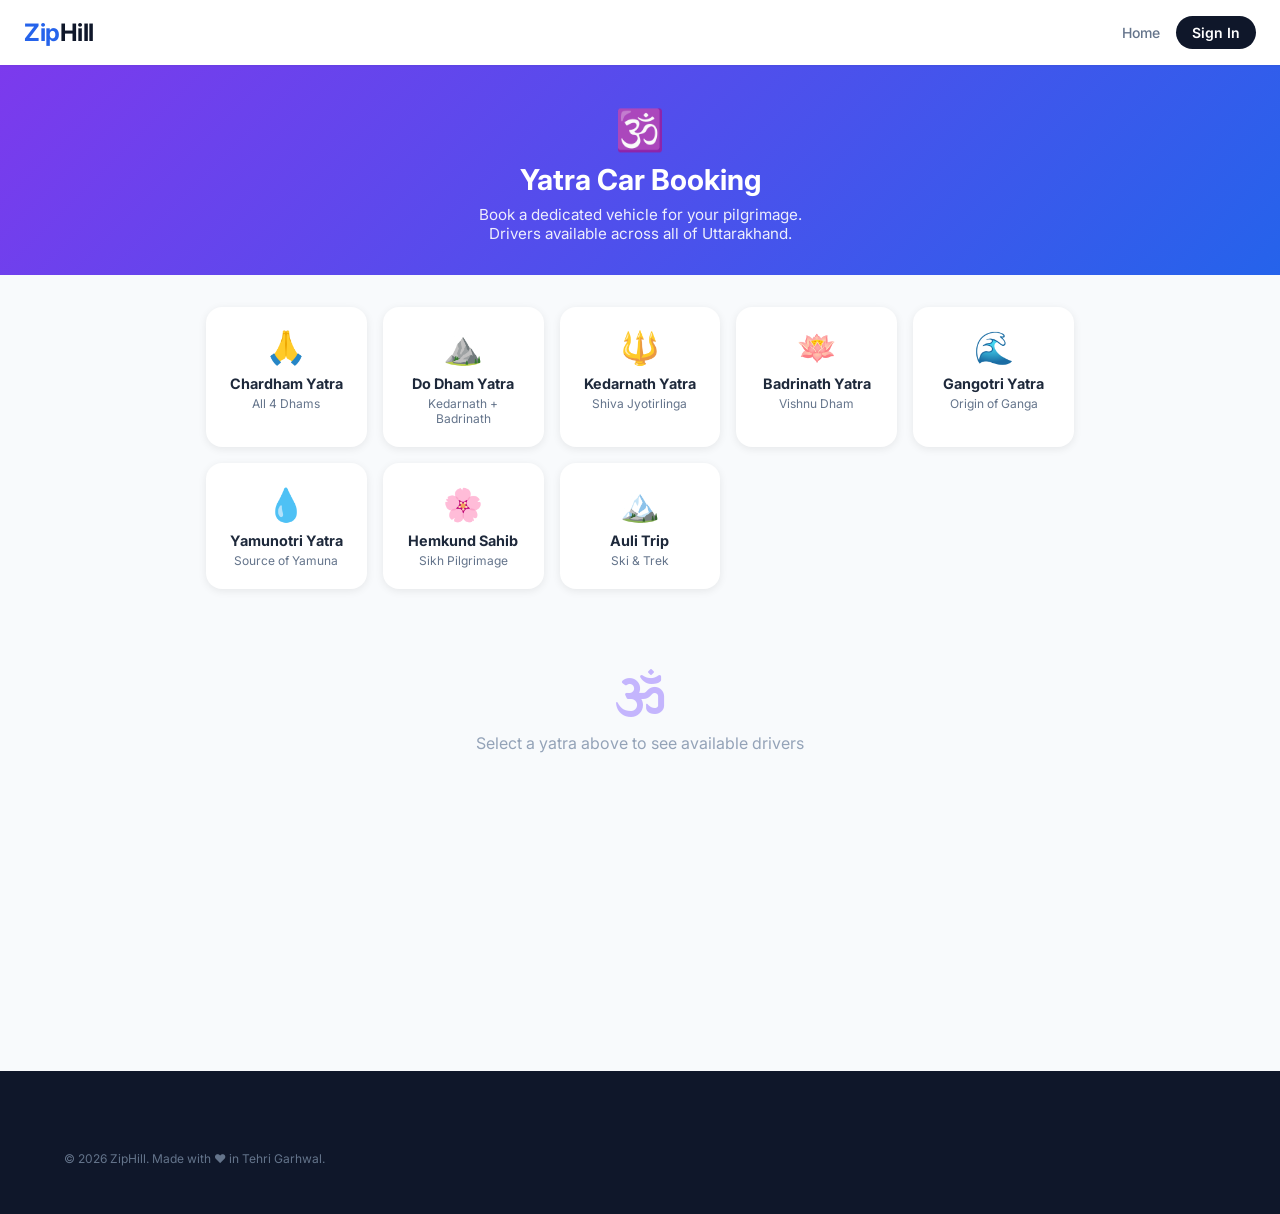
<file: yatra.html>
<!DOCTYPE html>
<html lang="en">
<head>
    <meta charset="UTF-8">
    <meta name="viewport" content="width=device-width, initial-scale=1.0">
    <title>Yatra Booking | ZipHill</title>
    <link rel="stylesheet" href="style.css">
    <link href="https://cdnjs.cloudflare.com/ajax/libs/font-awesome/6.0.0/css/all.min.css" rel="stylesheet">
    <link rel="manifest" href="manifest.json">
    <meta name="theme-color" content="#2563eb">
    <style>
        .yatra-hero {
            background: linear-gradient(135deg, #7c3aed, #2563eb);
            color: white;
            padding: 2.5rem 1rem 2rem;
            text-align: center;
        }
        .yatra-hero h1 { font-size: 1.8rem; margin-bottom: 0.5rem; }
        .yatra-hero p { opacity: 0.9; font-size: 0.95rem; }
        .yatra-hero .om { font-size: 2.5rem; margin-bottom: 0.5rem; display: block; }

        .yatra-grid {
            display: grid;
            grid-template-columns: repeat(auto-fill, minmax(160px, 1fr));
            gap: 1rem;
            max-width: 900px;
            margin: 2rem auto;
            padding: 0 1rem;
        }
        .yatra-card {
            background: white;
            border-radius: 1rem;
            padding: 1.2rem 1rem;
            text-align: center;
            cursor: pointer;
            box-shadow: 0 2px 8px rgba(0,0,0,0.08);
            border: 2px solid transparent;
            transition: all 0.2s;
        }
        .yatra-card:hover, .yatra-card.active {
            border-color: #7c3aed;
            box-shadow: 0 4px 16px rgba(124,58,237,0.15);
            transform: translateY(-2px);
        }
        .yatra-card .yatra-icon {
            font-size: 2rem;
            margin-bottom: 0.5rem;
            display: block;
        }
        .yatra-card h3 { font-size: 0.9rem; color: #1e293b; margin-bottom: 0.25rem; }
        .yatra-card p { font-size: 0.75rem; color: #64748b; }

        .selected-yatra-info {
            background: linear-gradient(135deg, #7c3aed15, #2563eb10);
            border: 1px solid #7c3aed30;
            border-radius: 1rem;
            padding: 1.25rem;
            max-width: 900px;
            margin: 0 auto 1.5rem;
            padding-left: 1rem;
            padding-right: 1rem;
            display: none;
        }
        .selected-yatra-info h2 { color: #7c3aed; font-size: 1.2rem; margin-bottom: 0.25rem; }
        .selected-yatra-info p { color: #475569; font-size: 0.9rem; }

        .section-heading {
            max-width: 900px;
            margin: 0 auto 1rem;
            padding: 0 1rem;
            font-size: 1.1rem;
            color: #1e293b;
            font-weight: 700;
            display: none;
        }

        .results-container { max-width: 900px; margin: 0 auto; padding: 0 1rem 3rem; }
        .results-grid {
            display: grid;
            grid-template-columns: repeat(auto-fill, minmax(280px, 1fr));
            gap: 1rem;
        }

        .driver-card {
            background: white;
            border-radius: 1rem;
            overflow: hidden;
            box-shadow: 0 2px 8px rgba(0,0,0,0.08);
        }
        .card-header { padding: 1rem; border-bottom: 1px solid #f1f5f9; }
        .driver-profile { display: flex; align-items: center; gap: 0.75rem; }
        .driver-avatar {
            width: 48px; height: 48px; border-radius: 50%;
            background: linear-gradient(135deg, #7c3aed, #2563eb);
            display: flex; align-items: center; justify-content: center;
            color: white; font-size: 1.2rem; flex-shrink: 0;
        }
        .driver-name { font-weight: 700; color: #1e293b; font-size: 0.95rem; }
        .driver-vehicle { color: #64748b; font-size: 0.8rem; }
        .badge-verified {
            background: #dcfce7; color: #16a34a;
            font-size: 0.7rem; padding: 2px 6px; border-radius: 99px;
            font-weight: 600; margin-left: 4px;
        }
        .card-body { padding: 1rem; }
        .route-info { display: flex; align-items: center; gap: 0.5rem; margin-bottom: 0.75rem; }
        .route-point span { font-size: 0.85rem; color: #475569; font-weight: 600; }
        .route-line { flex: 1; height: 2px; background: #e2e8f0; }
        .trip-details { display: flex; gap: 1rem; }
        .detail-item { font-size: 0.8rem; color: #64748b; }
        .detail-item strong { color: #1e293b; }
        .card-footer {
            padding: 1rem; border-top: 1px solid #f1f5f9;
            display: flex; align-items: center; justify-content: space-between; gap: 0.5rem;
        }
        .price .amount { font-size: 1.1rem; font-weight: 700; color: #7c3aed; }
        .action-buttons { display: flex; gap: 0.5rem; }
        .btn-whatsapp {
            background: #25D366; color: white; border: none;
            padding: 0.6rem 1rem; border-radius: 0.5rem; font-weight: 600;
            cursor: pointer; font-size: 0.85rem; display: flex; align-items: center; gap: 0.4rem;
        }
        .btn-call {
            background: #2563eb; color: white; border: none;
            padding: 0.6rem 1rem; border-radius: 0.5rem; font-weight: 600;
            cursor: pointer; font-size: 0.85rem; display: flex; align-items: center; gap: 0.4rem;
        }

        .empty-state {
            grid-column: 1/-1; text-align: center; padding: 3rem;
            background: white; border-radius: 1rem;
        }
        .empty-state h3 { color: #64748b; margin-bottom: 0.5rem; }
        .empty-state p { color: #94a3b8; font-size: 0.9rem; }

        .prompt-state {
            text-align: center; padding: 3rem 1rem;
            color: #94a3b8;
        }
        .prompt-state i { font-size: 3rem; margin-bottom: 1rem; color: #c4b5fd; }
        .prompt-state p { font-size: 1rem; }
    </style>
</head>
<body>

<nav class="navbar">
    <div class="logo"><a href="index.html" style="text-decoration:none;color:inherit;">Zip<span>Hill</span></a></div>
    <div class="nav-links">
        <a href="index.html" class="help-link">Home</a>
        <button class="sign-in-btn" onclick="window.location.href='signin.html'">Sign In</button>
    </div>
</nav>

<div class="yatra-hero">
    <span class="om">🕉️</span>
    <h1>Yatra Car Booking</h1>
    <p>Book a dedicated vehicle for your pilgrimage.<br>Drivers available across all of Uttarakhand.</p>
</div>

<!-- Yatra Type Selection -->
<div class="yatra-grid" id="yatra-grid">
    <div class="yatra-card" onclick="selectYatra('Chardham Yatra', 'Kedarnath + Badrinath + Gangotri + Yamunotri — all four dhams in one yatra.')">
        <span class="yatra-icon">🙏</span>
        <h3>Chardham Yatra</h3>
        <p>All 4 Dhams</p>
    </div>
    <div class="yatra-card" onclick="selectYatra('Do Dham Yatra', 'Kedarnath + Badrinath — the two most sacred shrines of Uttarakhand.')">
        <span class="yatra-icon">⛰️</span>
        <h3>Do Dham Yatra</h3>
        <p>Kedarnath + Badrinath</p>
    </div>
    <div class="yatra-card" onclick="selectYatra('Kedarnath Yatra', 'The sacred Kedarnath temple, one of the 12 Jyotirlingas of Lord Shiva.')">
        <span class="yatra-icon">🔱</span>
        <h3>Kedarnath Yatra</h3>
        <p>Shiva Jyotirlinga</p>
    </div>
    <div class="yatra-card" onclick="selectYatra('Badrinath Yatra', 'The holy abode of Lord Vishnu in the Garhwal Himalayas.')">
        <span class="yatra-icon">🪷</span>
        <h3>Badrinath Yatra</h3>
        <p>Vishnu Dham</p>
    </div>
    <div class="yatra-card" onclick="selectYatra('Gangotri Yatra', 'Origin of the holy Ganga river — Gangotri temple in Uttarkashi.')">
        <span class="yatra-icon">🌊</span>
        <h3>Gangotri Yatra</h3>
        <p>Origin of Ganga</p>
    </div>
    <div class="yatra-card" onclick="selectYatra('Yamunotri Yatra', 'The source of river Yamuna and the westernmost Chardham shrine.')">
        <span class="yatra-icon">💧</span>
        <h3>Yamunotri Yatra</h3>
        <p>Source of Yamuna</p>
    </div>
    <div class="yatra-card" onclick="selectYatra('Hemkund Sahib Yatra', 'Sacred Sikh pilgrimage site at high altitude in the Valley of Flowers region.')">
        <span class="yatra-icon">🌸</span>
        <h3>Hemkund Sahib</h3>
        <p>Sikh Pilgrimage</p>
    </div>
    <div class="yatra-card" onclick="selectYatra('Auli Yatra', 'Beautiful ski resort and trekking destination in Chamoli district.')">
        <span class="yatra-icon">🏔️</span>
        <h3>Auli Trip</h3>
        <p>Ski & Trek</p>
    </div>
</div>

<!-- Selected Yatra Info -->
<div class="selected-yatra-info" id="yatra-info">
    <h2 id="yatra-title">Chardham Yatra</h2>
    <p id="yatra-desc"></p>
</div>

<p class="section-heading" id="drivers-heading">Available Drivers for Yatra</p>

<!-- Results -->
<div class="results-container">
    <div id="results-grid">
        <div class="prompt-state">
            <i class="fa-solid fa-om"></i>
            <p>Select a yatra above to see available drivers</p>
        </div>
    </div>
</div>

<footer class="footer" style="margin-top:auto;">
    <div class="footer-bottom" style="margin-top:0; padding-top:2rem;">
        <p>&copy; 2026 ZipHill. Made with ❤️ in Tehri Garhwal.</p>
    </div>
</footer>

<script src="script.js" defer></script>
<script>
const databaseURL = "https://script.google.com/macros/s/AKfycbw30qgkPH8ljRmoCpB1XV6zIaiD5PcKsU1HFt1KWEkZ4KM2pVCEMlJbW9g4kYjIo_c/exec";

function selectYatra(name, desc) {
    // Highlight selected card
    document.querySelectorAll('.yatra-card').forEach(c => c.classList.remove('active'));
    event.currentTarget.classList.add('active');

    // Show info
    document.getElementById('yatra-info').style.display = 'block';
    document.getElementById('yatra-title').textContent = name;
    document.getElementById('yatra-desc').textContent = desc;
    document.getElementById('drivers-heading').style.display = 'block';

    loadYatraDrivers(name);
}

async function loadYatraDrivers(yatraName) {
    const grid = document.getElementById('results-grid');
    grid.innerHTML = '<p style="text-align:center;padding:2rem;color:#64748b;">Finding available drivers...</p>';

    try {
        const res = await fetch(databaseURL + "?action=getDrivers");
        const drivers = await res.json();

        // Show drivers who cover "Anywhere" routes or Full Vehicle type
        const yatraDrivers = drivers.filter(d => {
            const isAnywhere = d.from === "Anywhere" || d.to === "Anywhere";
            const isFullCar = d.trip_type === "Full Vehicle" || d.trip_type === "Both";
            return isAnywhere || isFullCar;
        });

        if (yatraDrivers.length === 0) {
            grid.innerHTML = `
                <div class="empty-state">
                    <h3>No drivers available right now</h3>
                    <p style="margin-bottom:1rem;">No drivers have listed for yatra trips yet. Contact us directly — we will help you find one.</p>
                    <button onclick="window.open('https://wa.me/917983447349?text=Hi%20ZipHill%2C%20I%20need%20a%20vehicle%20for%20${encodeURIComponent(yatraName)}%20yatra.%20Can%20you%20help%3F','_blank')" 
                        style="background:#25d366;color:white;border:none;padding:0.75rem 1.5rem;border-radius:0.5rem;font-weight:700;cursor:pointer;font-size:1rem;display:inline-flex;align-items:center;gap:0.5rem;">
                        <i class="fa-brands fa-whatsapp"></i> WhatsApp Us for Help
                    </button>
                </div>`;
            return;
        }

        grid.innerHTML = '<div class="results-grid" id="inner-grid"></div>';
        const innerGrid = document.getElementById('inner-grid');

        yatraDrivers.forEach(driver => {
            const verifiedBadge = driver.verified
                ? `<span class="badge-verified"><i class="fa-solid fa-circle-check"></i> Verified</span>` : '';
            const avatarContent = driver.photo
                ? `<img src="${driver.photo}" alt="${driver.name}" style="width:100%;height:100%;border-radius:50%;object-fit:cover;">`
                : `<i class="fa-solid fa-user-tie"></i>`;

            const waMsg = encodeURIComponent(`Hi ${driver.name}, I found you on ZipHill. I need a vehicle for ${yatraName}. Can you help?`);

            innerGrid.innerHTML += `
                <div class="driver-card">
                    <div class="card-header">
                        <div class="driver-profile">
                            <div class="driver-avatar">${avatarContent}</div>
                            <div>
                                <div class="driver-name">${driver.name} ${verifiedBadge}</div>
                                <div class="driver-vehicle">${driver.vehicle}</div>
                            </div>
                        </div>
                    </div>
                    <div class="card-body">
                        <div class="route-info">
                            <div class="route-point"><span>All Uttarakhand</span></div>
                            <div class="route-line"></div>
                            <div class="route-point"><span>Available</span></div>
                        </div>
                        <div class="trip-details">
                            <div class="detail-item">Seats: <strong>${driver.seats || 'N/A'}</strong></div>
                            <div class="detail-item">Type: <strong>${driver.trip_type || 'Full Vehicle'}</strong></div>
                        </div>
                    </div>
                    <div class="card-footer">
                        <div class="price"><span class="amount">Negotiable</span></div>
                        <div class="action-buttons">
                            <button class="btn-whatsapp" onclick="window.open('https://wa.me/91${driver.phone}?text=${waMsg}','_blank')">
                                <i class="fa-brands fa-whatsapp"></i> WhatsApp
                            </button>
                            <button class="btn-call" onclick="window.location.href='tel:+91${driver.phone}'">
                                <i class="fa-solid fa-phone"></i> Call
                            </button>
                        </div>
                    </div>
                </div>`;
        });

    } catch(err) {
        grid.innerHTML = '<p style="text-align:center;color:red;">Connection error. Please try again.</p>';
    }
}
</script>
</body>
</html>
</file>
<file: style.css>
@import url('https://fonts.googleapis.com/css2?family=Inter:wght@400;500;600;700;800&display=swap');

:root {
    --primary-blue: #2563eb;
    --primary-blue-hover: #1d4ed8;
    --text-dark: #0f172a;
    --text-light: #64748b;
    --bg-light: #f8fafc;
    --white: #ffffff;
}

* { margin: 0; padding: 0; box-sizing: border-box; font-family: 'Inter', sans-serif; }
body { background-color: var(--bg-light); color: var(--text-dark); min-height: 100vh; display: flex; flex-direction: column; }
a { text-decoration: none; }

/* NAVBAR */
.navbar { display: flex; justify-content: space-between; align-items: center; padding: 1rem 1.5rem; background-color: var(--white); box-shadow: 0 1px 2px rgba(0,0,0,0.05); position: sticky; top: 0; z-index: 50; }
.logo { font-size: 1.5rem; font-weight: 700; color: var(--primary-blue); letter-spacing: -0.5px; }
.logo span { color: var(--text-dark); }
.nav-links { display: flex; align-items: center; gap: 1rem; }
.help-link { font-size: 0.875rem; font-weight: 500; color: var(--text-light); transition: color 0.3s; }
.help-link:hover { color: var(--primary-blue); }
.sign-in-btn { display: flex; align-items: center; gap: 0.5rem; background-color: var(--text-dark); color: var(--white); padding: 0.5rem 1rem; border-radius: 999px; font-size: 0.875rem; font-weight: 600; border: none; cursor: pointer; }

/* HERO SECTION */
.hero { position: relative; height: 500px; display: flex; align-items: center; justify-content: center; overflow: hidden; background: url('https://images.unsplash.com/photo-1626621341517-bbf3d9990a23?auto=format&fit=crop&q=80&w=1600') center/cover no-repeat; }
.hero-overlay { position: absolute; inset: 0; background: linear-gradient(to bottom, rgba(0,0,0,0.4), rgba(0,0,0,0.7)); }
.hero-content { position: relative; z-index: 10; text-align: center; padding: 0 1.5rem; width: 100%; }
.hero h1 { font-size: clamp(2.5rem, 5vw, 3.75rem); font-weight: 800; color: var(--white); margin-bottom: 1rem; line-height: 1.2; }
.highlight { color: #60a5fa; }
.hero p { font-size: 1.125rem; color: #e2e8f0; max-width: 42rem; margin: 0 auto 2rem auto; }

/* BOOKING BOX */
.booking-box { background: var(--white); padding: 1.5rem; border-radius: 1.5rem; box-shadow: 0 25px 50px -12px rgba(0,0,0,0.25); max-width: 56rem; margin: 0 auto; display: grid; grid-template-columns: 1fr; gap: 1rem; align-items: end; }
@media (min-width: 768px) { .booking-box { grid-template-columns: repeat(4, 1fr); } }
.input-group { text-align: left; }
.input-group label { font-size: 0.75rem; font-weight: 700; text-transform: uppercase; color: #94a3b8; margin-left: 0.5rem; }
.input-group select, .input-group input { width: 100%; margin-top: 0.25rem; padding: 0.75rem; background-color: #f1f5f9; border-radius: 0.75rem; border: 2px solid transparent; font-size: 1rem; color: var(--text-dark); outline: none; }
.input-group select:focus, .input-group input:focus { border-color: var(--primary-blue); }
.proceed-btn { width: 100%; background-color: var(--primary-blue); color: var(--white); height: 52px; border-radius: 0.75rem; font-weight: 700; font-size: 1rem; border: none; cursor: pointer; transition: background-color 0.3s; }
.proceed-btn:hover { background-color: var(--primary-blue-hover); }

/* ABOUT SECTION */
.how-it-works { padding: 5rem 1.5rem; max-width: 72rem; margin: 0 auto; }
.section-title { text-align: center; margin-bottom: 4rem; }
.section-title h2 { font-size: 1.875rem; font-weight: 700; margin-bottom: 1rem; }
.underline { height: 4px; width: 5rem; background-color: var(--primary-blue); margin: 0 auto; border-radius: 999px; }
.features-grid { display: grid; grid-template-columns: 1fr; gap: 3rem; }
@media (min-width: 768px) { .features-grid { grid-template-columns: repeat(3, 1fr); } }
.feature-card { text-align: center; }
.icon-box { width: 4rem; height: 4rem; border-radius: 1rem; display: flex; align-items: center; justify-content: center; margin: 0 auto 1.5rem auto; font-size: 1.5rem; }
.icon-blue { background-color: #dbeafe; color: var(--primary-blue); }
.icon-green { background-color: #dcfce3; color: #16a34a; }
.icon-orange { background-color: #ffedd5; color: #ea580c; }
.feature-card h3 { font-weight: 700; font-size: 1.25rem; margin-bottom: 0.5rem; }
.feature-card p { color: var(--text-light); line-height: 1.5; }

/* FOOTER */
.footer { background-color: var(--text-dark); color: var(--white); padding: 3rem 1.5rem; }
.footer-top { max-width: 72rem; margin: 0 auto; display: flex; flex-direction: column; align-items: center; gap: 2rem; border-bottom: 1px solid #1e293b; padding-bottom: 2.5rem; }
@media (min-width: 768px) { .footer-top { flex-direction: row; justify-content: space-between; } }
.footer-brand .logo { color: var(--white); margin-bottom: 0.5rem; }
.footer-brand p { color: #94a3b8; font-size: 0.875rem; max-width: 20rem; }
.footer-bottom { max-width: 72rem; margin: 2rem auto 0 auto; display: flex; flex-direction: column; text-align: center; gap: 1rem; font-size: 0.75rem; color: #64748b; }
@media (min-width: 768px) { .footer-bottom { flex-direction: row; justify-content: space-between; text-align: left; } }

/* =========================================
   SEARCH PAGE & DRIVER CARDS STYLES
   ========================================= */
.compact-search { background-color: var(--text-dark); padding: 2rem 1.5rem; }
.compact-box { box-shadow: none; padding: 1rem; max-width: 64rem; }
.results-container { max-width: 64rem; margin: 0 auto; padding: 3rem 1.5rem; min-height: 50vh; width: 100%; }
.results-header { margin-bottom: 2rem; }
.results-header h2 { font-size: 1.5rem; font-weight: 700; }
.results-header span { color: var(--text-light); font-weight: 400; font-size: 1.1rem; }
.results-header p { color: var(--text-light); margin-top: 0.25rem; }
.results-grid { display: grid; grid-template-columns: 1fr; gap: 1.5rem; }
@media (min-width: 768px) { .results-grid { grid-template-columns: repeat(2, 1fr); } }

/* DRIVER CARD */
.driver-card { background: var(--white); border-radius: 1rem; border: 1px solid #e2e8f0; overflow: hidden; transition: box-shadow 0.3s, transform 0.3s; }
.driver-card:hover { box-shadow: 0 10px 25px -5px rgba(0,0,0,0.1); transform: translateY(-2px); }
.card-header { padding: 1.25rem; border-bottom: 1px solid #f1f5f9; }
.driver-profile { display: flex; align-items: center; gap: 1rem; }
.driver-avatar { width: 3rem; height: 3rem; background-color: #dbeafe; color: var(--primary-blue); border-radius: 50%; display: flex; align-items: center; justify-content: center; font-size: 1.25rem; }
.driver-avatar.bg-gray { background-color: #f1f5f9; color: #94a3b8; }
.driver-name { font-size: 1.1rem; font-weight: 700; display: flex; align-items: center; gap: 0.5rem; flex-wrap: wrap; }
.badge-verified { font-size: 0.7rem; background-color: #dcfce3; color: #16a34a; padding: 0.2rem 0.5rem; border-radius: 999px; font-weight: 600; display: inline-flex; align-items: center; gap: 0.2rem; }
.driver-vehicle { font-size: 0.85rem; color: var(--text-light); margin-top: 0.2rem; }
.card-body { padding: 1.25rem; background-color: #fafaf9; }
.route-info { position: relative; padding-left: 0.5rem; }
.route-point { display: flex; align-items: center; gap: 0.75rem; font-weight: 500; font-size: 0.95rem; }
.route-line { height: 1.5rem; border-left: 2px dashed #cbd5e1; margin-left: 0.3rem; margin-top: 0.2rem; margin-bottom: 0.2rem; }
.text-blue { color: var(--primary-blue); }
.text-green { color: #16a34a; }
.trip-details { display: flex; gap: 1.5rem; margin-top: 1.25rem; padding-top: 1.25rem; border-top: 1px solid #e2e8f0; font-size: 0.85rem; color: var(--text-light); }
.card-footer { padding: 1.25rem; display: flex; justify-content: space-between; align-items: center; background: var(--white); }
.price { font-size: 0.85rem; color: var(--text-light); }
.price .amount { font-size: 1.25rem; font-weight: 800; color: var(--text-dark); }
.action-buttons { display: flex; gap: 0.5rem; }
.btn-whatsapp, .btn-call { padding: 0.6rem 1rem; border-radius: 0.5rem; font-weight: 600; font-size: 0.85rem; border: none; cursor: pointer; display: flex; align-items: center; gap: 0.4rem; }
.btn-whatsapp { background-color: #25d366; color: white; }
.btn-call { background-color: var(--text-dark); color: white; }
.full-width { width: 100%; justify-content: center; }/* =========================================
   AUTH PAGES (SIGN IN / SIGN UP)
   ========================================= */

.bg-gray {
    background-color: #f1f5f9;
}

.auth-container {
    display: flex;
    align-items: center;
    justify-content: center;
    min-height: calc(100vh - 70px); /* Subtracts navbar height */
    padding: 2rem 1.5rem;
}

.auth-card {
    background: var(--white);
    width: 100%;
    max-width: 28rem;
    padding: 2.5rem;
    border-radius: 1.5rem;
    box-shadow: 0 20px 25px -5px rgba(0, 0, 0, 0.1), 0 8px 10px -6px rgba(0, 0, 0, 0.1);
}

.auth-header {
    text-align: center;
    margin-bottom: 2rem;
}

.auth-header h2 {
    font-size: 1.75rem;
    font-weight: 800;
    color: var(--text-dark);
    margin-bottom: 0.5rem;
}

.auth-header p {
    color: var(--text-light);
    font-size: 0.95rem;
}

.auth-form {
    display: flex;
    flex-direction: column;
    gap: 1.25rem;
}

.auth-form .input-group input {
    background-color: var(--white);
    border: 1px solid #cbd5e1;
    margin-top: 0.5rem;
}

.auth-options {
    display: flex;
    justify-content: space-between;
    align-items: center;
    font-size: 0.85rem;
    margin-top: -0.5rem;
}

.remember-me {
    display: flex;
    align-items: center;
    gap: 0.5rem;
    color: var(--text-light);
    cursor: pointer;
}

.forgot-password {
    color: var(--primary-blue);
    font-weight: 600;
    transition: color 0.2s;
}

.forgot-password:hover {
    color: var(--primary-blue-hover);
}

.auth-btn {
    margin-top: 1rem;
}

.auth-footer {
    margin-top: 2rem;
    text-align: center;
    font-size: 0.9rem;
    color: var(--text-light);
}

.auth-footer a {
    color: var(--primary-blue);
    font-weight: 700;
    margin-left: 0.25rem;
}/* =========================================
   DRIVER DASHBOARD STYLES
   ========================================= */

.dashboard-container {
    max-width: 48rem;
    margin: 0 auto;
    padding: 2rem 1.5rem;
    min-height: calc(100vh - 70px);
}

.dashboard-header {
    margin-bottom: 2rem;
}

.dashboard-profile {
    margin-bottom: 1.5rem;
}

/* Status Card & Toggle Switch */
.status-card {
    background: var(--white);
    padding: 1.25rem;
    border-radius: 1rem;
    display: flex;
    justify-content: space-between;
    align-items: center;
    border: 1px solid #e2e8f0;
}

.status-info h3 {
    font-size: 1.1rem;
    font-weight: 800;
    margin-bottom: 0.2rem;
}

.status-info p {
    font-size: 0.85rem;
    color: var(--text-light);
}

/* The Switch CSS */
.switch {
    position: relative;
    display: inline-block;
    width: 60px;
    height: 34px;
}
.switch input { opacity: 0; width: 0; height: 0; }
.slider {
    position: absolute; cursor: pointer;
    top: 0; left: 0; right: 0; bottom: 0;
    background-color: #cbd5e1;
    transition: .4s;
}
.slider:before {
    position: absolute; content: "";
    height: 26px; width: 26px;
    left: 4px; bottom: 4px;
    background-color: white;
    transition: .4s;
}
input:checked + .slider { background-color: #16a34a; }
input:focus + .slider { box-shadow: 0 0 1px #16a34a; }
input:checked + .slider:before { transform: translateX(26px); }
.slider.round { border-radius: 34px; }
.slider.round:before { border-radius: 50%; }

/* Dashboard Form Card */
.dashboard-card {
    background: var(--white);
    border-radius: 1rem;
    border: 1px solid #e2e8f0;
    overflow: hidden;
}

.dashboard-form {
    display: flex;
    flex-direction: column;
    gap: 1.25rem;
}

.form-row {
    display: grid;
    grid-template-columns: 1fr;
    gap: 1.25rem;
}

@media (min-width: 768px) {
    .form-row {
        grid-template-columns: 1fr 1fr;
    }
}

.dashboard-form .input-group input,
.dashboard-form .input-group select {
    background-color: var(--white);
    border: 1px solid #cbd5e1;
}

.update-btn {
    margin-top: 0.5rem;
}

/* Success Toast */
.success-toast {
    background-color: #dcfce3;
    color: #16a34a;
    padding: 1rem;
    border-radius: 0.75rem;
    font-weight: 600;
    display: flex;
    align-items: center;
    gap: 0.5rem;
    font-size: 0.9rem;
    border: 1px solid #bbf7d0;
}/* =========================================
   DRIVER CALL TO ACTION (CTA) SECTION
   ========================================= */

.driver-cta {
    padding: 2rem 1.5rem 6rem 1.5rem;
    max-width: 72rem;
    margin: 0 auto;
}

.cta-container {
    background: linear-gradient(135deg, var(--text-dark), #1e293b);
    border-radius: 1.5rem;
    padding: 3rem 2rem;
    display: grid;
    grid-template-columns: 1fr;
    gap: 3rem;
    align-items: center;
    box-shadow: 0 20px 25px -5px rgba(0, 0, 0, 0.2);
}

@media (min-width: 768px) {
    .cta-container {
        grid-template-columns: 1.2fr 1fr;
        padding: 4rem;
    }
}

.cta-content {
    color: var(--white);
}

.cta-content h2 {
    font-size: clamp(1.8rem, 3vw, 2.5rem);
    font-weight: 800;
    margin-bottom: 1rem;
    line-height: 1.2;
}

.cta-content p {
    color: #cbd5e1;
    font-size: 1.1rem;
    margin-bottom: 2rem;
    line-height: 1.6;
}

.cta-benefits {
    list-style: none;
    margin-bottom: 2.5rem;
}

.cta-benefits li {
    display: flex;
    align-items: center;
    gap: 0.75rem;
    margin-bottom: 1rem;
    font-weight: 500;
    color: #f8fafc;
}

.cta-benefits li i {
    color: #10b981; /* Green checkmark */
    font-size: 1.25rem;
}

.cta-btn {
    width: auto;
    padding: 0 2rem;
    background-color: var(--white);
    color: var(--text-dark);
    box-shadow: 0 10px 15px -3px rgba(255, 255, 255, 0.2);
}

.cta-btn:hover {
    background-color: #f1f5f9;
}

.cta-image-wrapper {
    border-radius: 1rem;
    overflow: hidden;
    height: 100%;
    min-height: 250px;
}

.cta-image {
    width: 100%;
    height: 100%;
    object-fit: cover;
    display: block;
}/* =========================================
   SIGN UP PAGE SPECIFIC STYLES
   ========================================= */

.signup-card {
    max-width: 36rem; /* Slightly wider than the sign-in card */
}

.form-section-title {
    font-size: 0.85rem;
    font-weight: 800;
    text-transform: uppercase;
    color: var(--primary-blue);
    margin-top: 1rem;
    margin-bottom: -0.5rem;
    border-bottom: 1px solid #e2e8f0;
    padding-bottom: 0.25rem;
}/* =========================================
   ACCOUNT CREATION STYLES (TOGGLE)
   ========================================= */

.account-type-toggle {
    display: flex;
    gap: 1rem;
    margin-bottom: 1.5rem;
}

.type-btn {
    flex: 1;
    padding: 0.85rem;
    background: var(--bg-light);
    border: 2px solid transparent;
    border-radius: 0.75rem;
    font-weight: 600;
    font-size: 0.95rem;
    color: var(--text-light);
    cursor: pointer;
    display: flex;
    align-items: center;
    justify-content: center;
    gap: 0.5rem;
    transition: all 0.3s ease;
}

.type-btn i {
    font-size: 1.1rem;
}

.type-btn:hover {
    background: #e2e8f0;
}

.type-btn.active {
    background: #dbeafe;
    color: var(--primary-blue);
    border-color: var(--primary-blue);
    box-shadow: 0 4px 6px -1px rgba(37, 99, 235, 0.1);
}

.driver-extra-fields {
    display: none; /* Hidden via CSS initially */
    flex-direction: column;
    gap: 1.25rem;
    margin-top: 0.5rem;
    padding-top: 1.5rem;
    border-top: 1px dashed #cbd5e1;
}/* =========================================
   HELP & FAQ SECTION STYLES
   ========================================= */

.help-container {
    max-width: 48rem;
    margin: 0 auto;
    padding: 3rem 1.5rem;
    min-height: calc(100vh - 70px);
}

.help-header {
    text-align: center;
    margin-bottom: 3rem;
}

.help-header h1 {
    font-size: 2rem;
    font-weight: 800;
    color: var(--text-dark);
    margin-bottom: 0.5rem;
}

.help-header p {
    color: var(--text-light);
    font-size: 1.1rem;
}

.faq-section {
    margin-bottom: 3rem;
}

.faq-category {
    display: flex;
    align-items: center;
    gap: 1rem;
    margin-bottom: 1.5rem;
}

.faq-category h2 {
    font-size: 1.5rem;
    font-weight: 700;
}

.mt-2 {
    margin-top: 2rem;
}

/* Accordion Styles */
.faq-list {
    display: flex;
    flex-direction: column;
    gap: 1rem;
}

.faq-item {
    background: var(--white);
    border: 1px solid #cbd5e1;
    border-radius: 1rem;
    overflow: hidden;
    transition: all 0.3s ease;
}

.faq-item[open] {
    border-color: var(--primary-blue);
    box-shadow: 0 4px 6px -1px rgba(37, 99, 235, 0.1);
}

.faq-item summary {
    padding: 1.25rem;
    font-weight: 600;
    font-size: 1.05rem;
    cursor: pointer;
    list-style: none; /* Hides default arrow in some browsers */
    display: flex;
    justify-content: space-between;
    align-items: center;
}

/* Custom Arrow for the dropdown */
.faq-item summary::after {
    content: '\f078'; /* FontAwesome down arrow */
    font-family: 'Font Awesome 6 Free';
    font-weight: 900;
    color: var(--text-light);
    transition: transform 0.3s ease;
}

.faq-item[open] summary::after {
    transform: rotate(180deg);
    color: var(--primary-blue);
}

/* Hiding the default webkit marker */
.faq-item summary::-webkit-details-marker {
    display: none;
}

.faq-answer {
    padding: 0 1.25rem 1.25rem 1.25rem;
    color: var(--text-light);
    line-height: 1.6;
    border-top: 1px dashed #e2e8f0;
    margin-top: 0.5rem;
    padding-top: 1rem;
}

/* Contact Support Box */
.contact-support {
    background: #e0f2fe; /* Light blue */
    padding: 2rem;
    border-radius: 1.5rem;
    text-align: center;
    margin-top: 4rem;
}

.contact-support h3 {
    font-size: 1.25rem;
    font-weight: 700;
    color: #0369a1; /* Dark blue */
    margin-bottom: 0.5rem;
}

.contact-support p {
    color: #0c4a6e;
    margin-bottom: 1.5rem;
}

.support-btn {
    width: auto;
    padding: 0 2rem;
    background-color: #25d366; /* WhatsApp Green */
    box-shadow: 0 10px 15px -3px rgba(37, 211, 102, 0.3);
}

.support-btn:hover {
    background-color: #1ebc59;
}/* =========================================
   MOBILE OPTIMIZATION (SMARTPHONES)
   ========================================= */

@media (max-width: 768px) {
    /* 1. Navbar Adjustments - Prevent squishing */
    .navbar {
        padding: 1rem;
        flex-wrap: wrap; /* Allows the menu to drop below the logo */
    }
    .nav-links {
        width: 100%;
        justify-content: space-between;
        margin-top: 0.75rem;
        padding-top: 0.75rem;
        border-top: 1px solid #f1f5f9;
    }

    /* 2. Hero Section - Fit the screen better */
    .hero {
        height: auto;
        min-height: 85vh;
        padding: 2rem 0;
    }
    .hero h1 {
        font-size: 2.2rem;
        margin-top: 1rem;
    }
    .hero p {
        font-size: 1rem;
        margin-bottom: 1.5rem;
    }
    
    /* 3. Booking Box - Bigger touch targets for thumbs */
    .booking-box {
        padding: 1.25rem;
        gap: 0.75rem;
        border-radius: 1rem;
    }
    .input-group select, 
    .input-group input {
        padding: 0.85rem;
        font-size: 16px; /* 16px prevents mobile browsers from auto-zooming */
    }
    
    /* 4. Auth & Dashboard Cards - Add breathing room */
    .auth-card, .dashboard-container, .help-container {
        padding: 1.5rem;
        border-radius: 1rem;
    }
    
    /* 5. Driver Cards - Stack buttons side-by-side perfectly */
    .card-footer {
        flex-direction: column;
        gap: 1rem;
        align-items: flex-start;
    }
    .action-buttons {
        width: 100%;
        display: grid;
        grid-template-columns: 1fr 1fr;
    }
    .btn-whatsapp, .btn-call {
        justify-content: center;
        padding: 0.75rem;
    }
    
    /* 6. Driver CTA Banner - Center align on small screens */
    .cta-container {
        padding: 2rem 1.5rem;
        text-align: center;
    }
    .cta-benefits li {
        justify-content: center;
    }
    .cta-btn {
        width: 100%;
    }
}
#fc-rc:invalid {
    border: 2px solid #ef4444;
}
#fc-rc:valid {
    border: 2px solid #22c55e;
}
</file>
